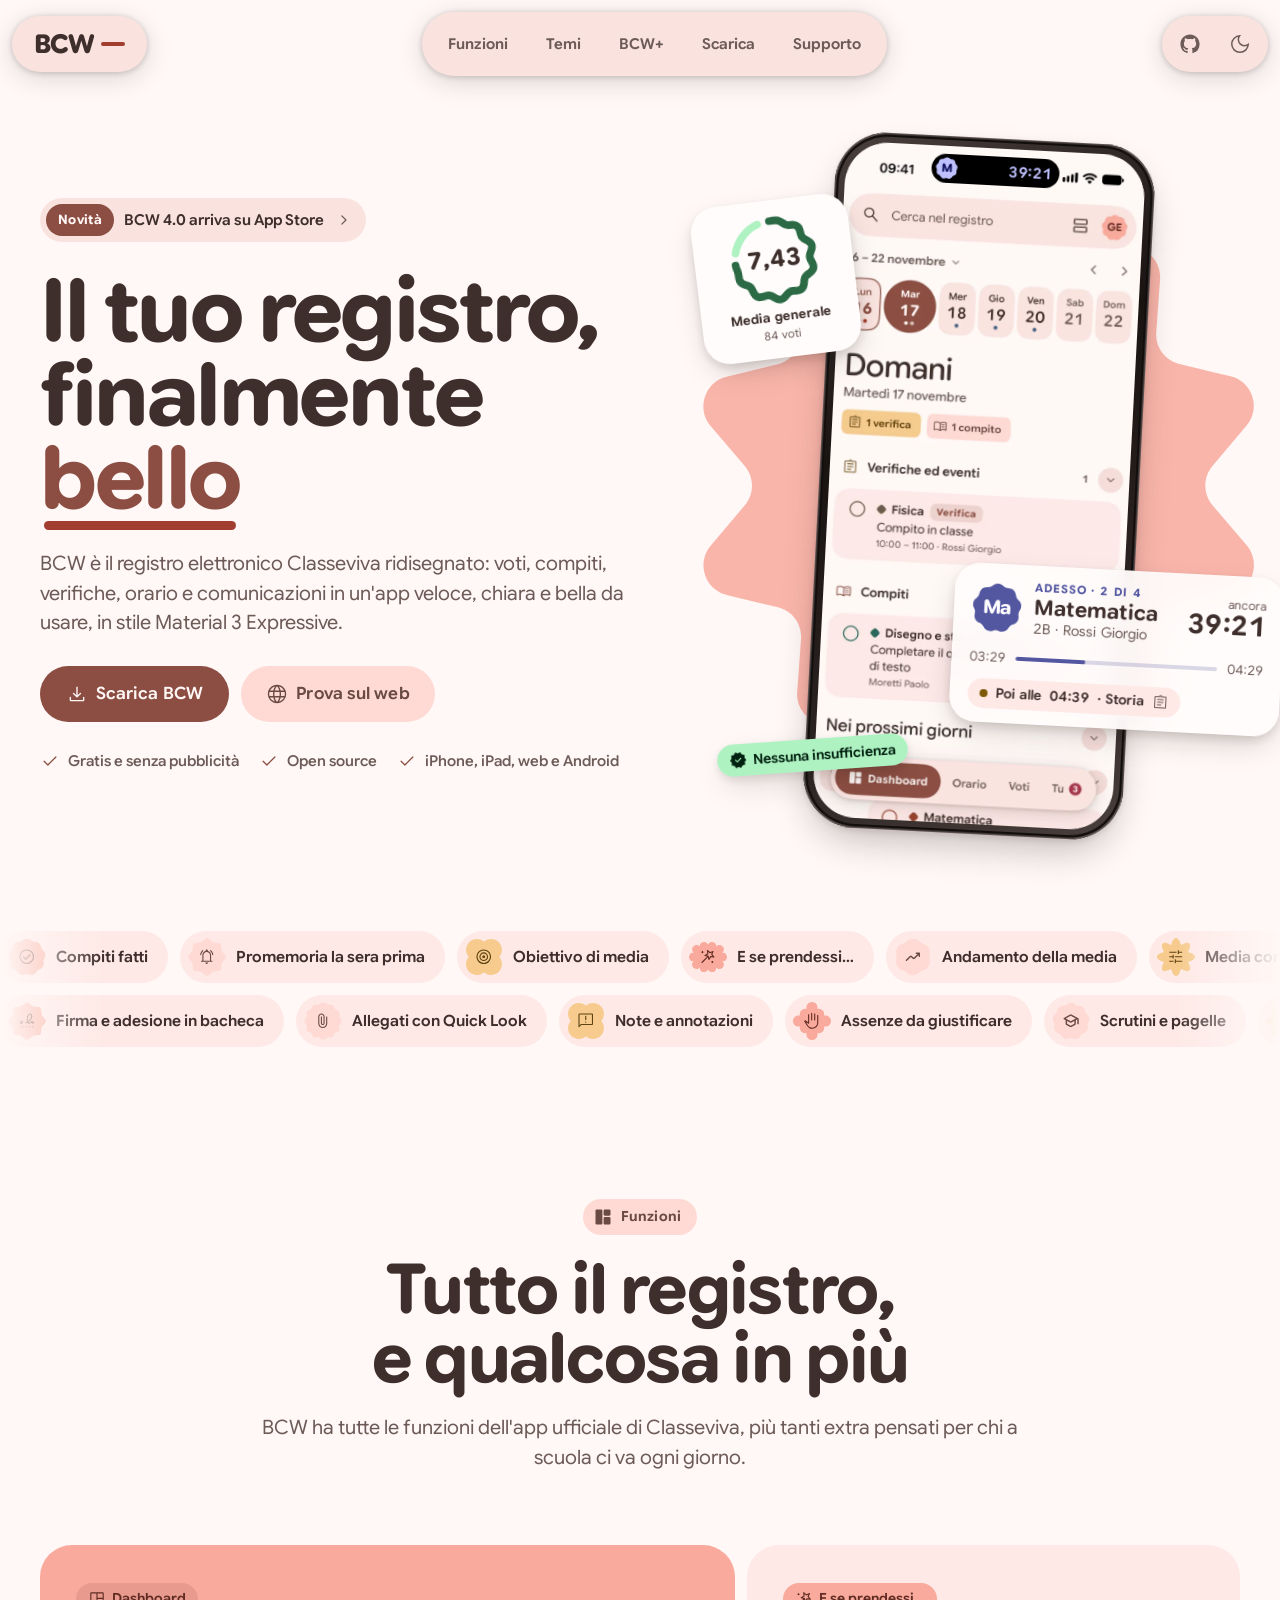
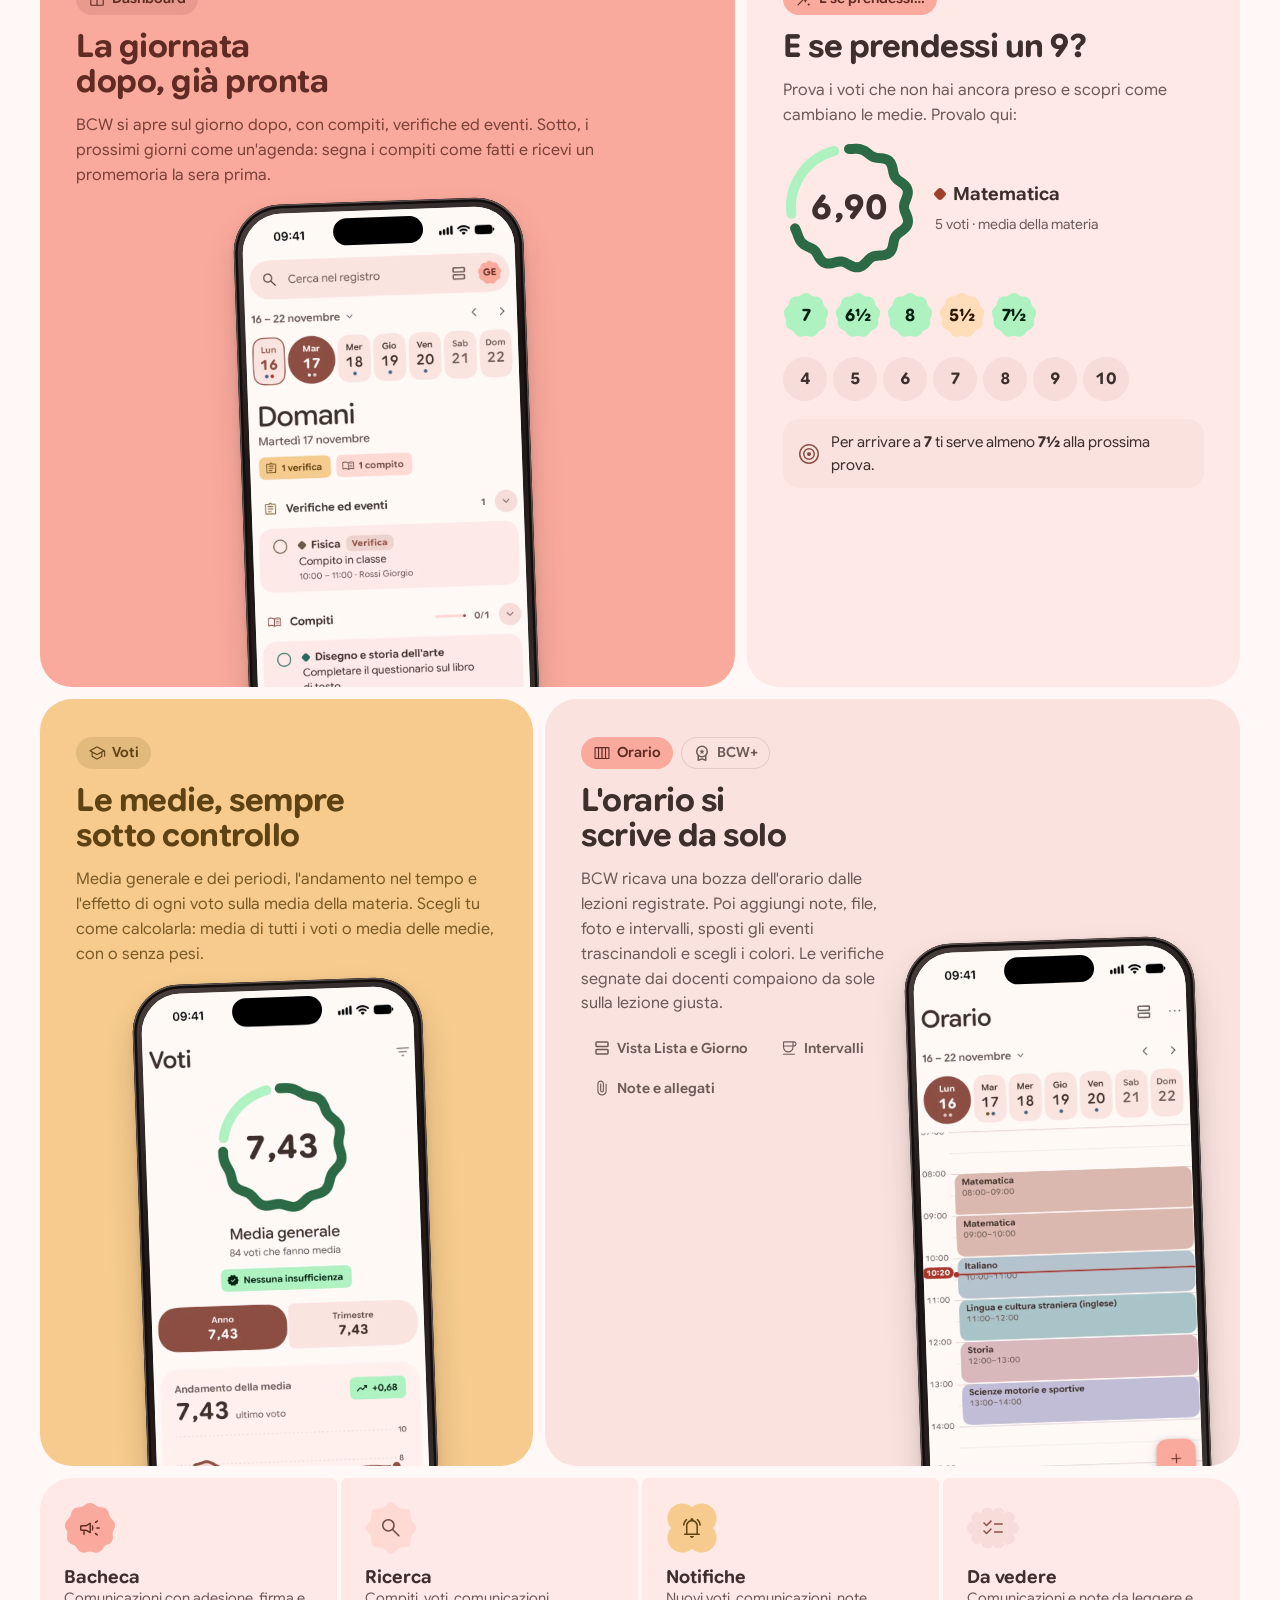
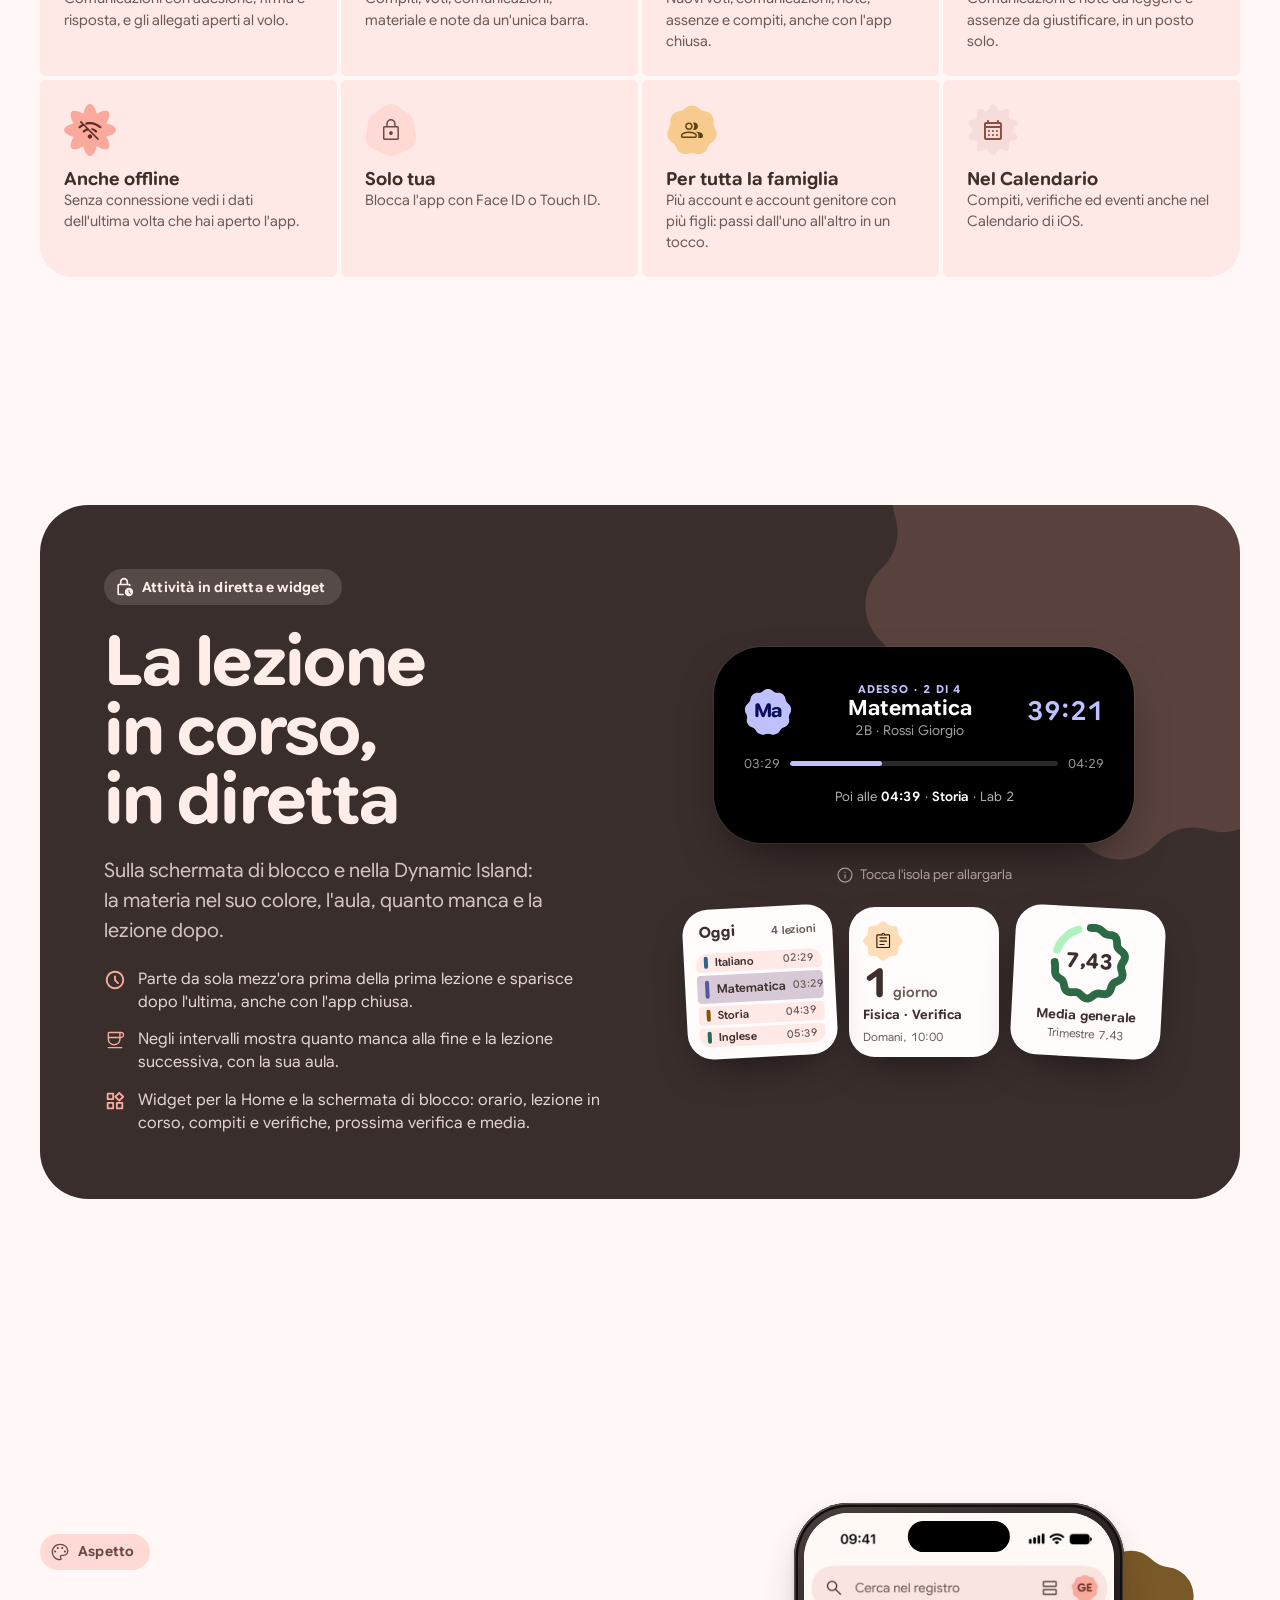
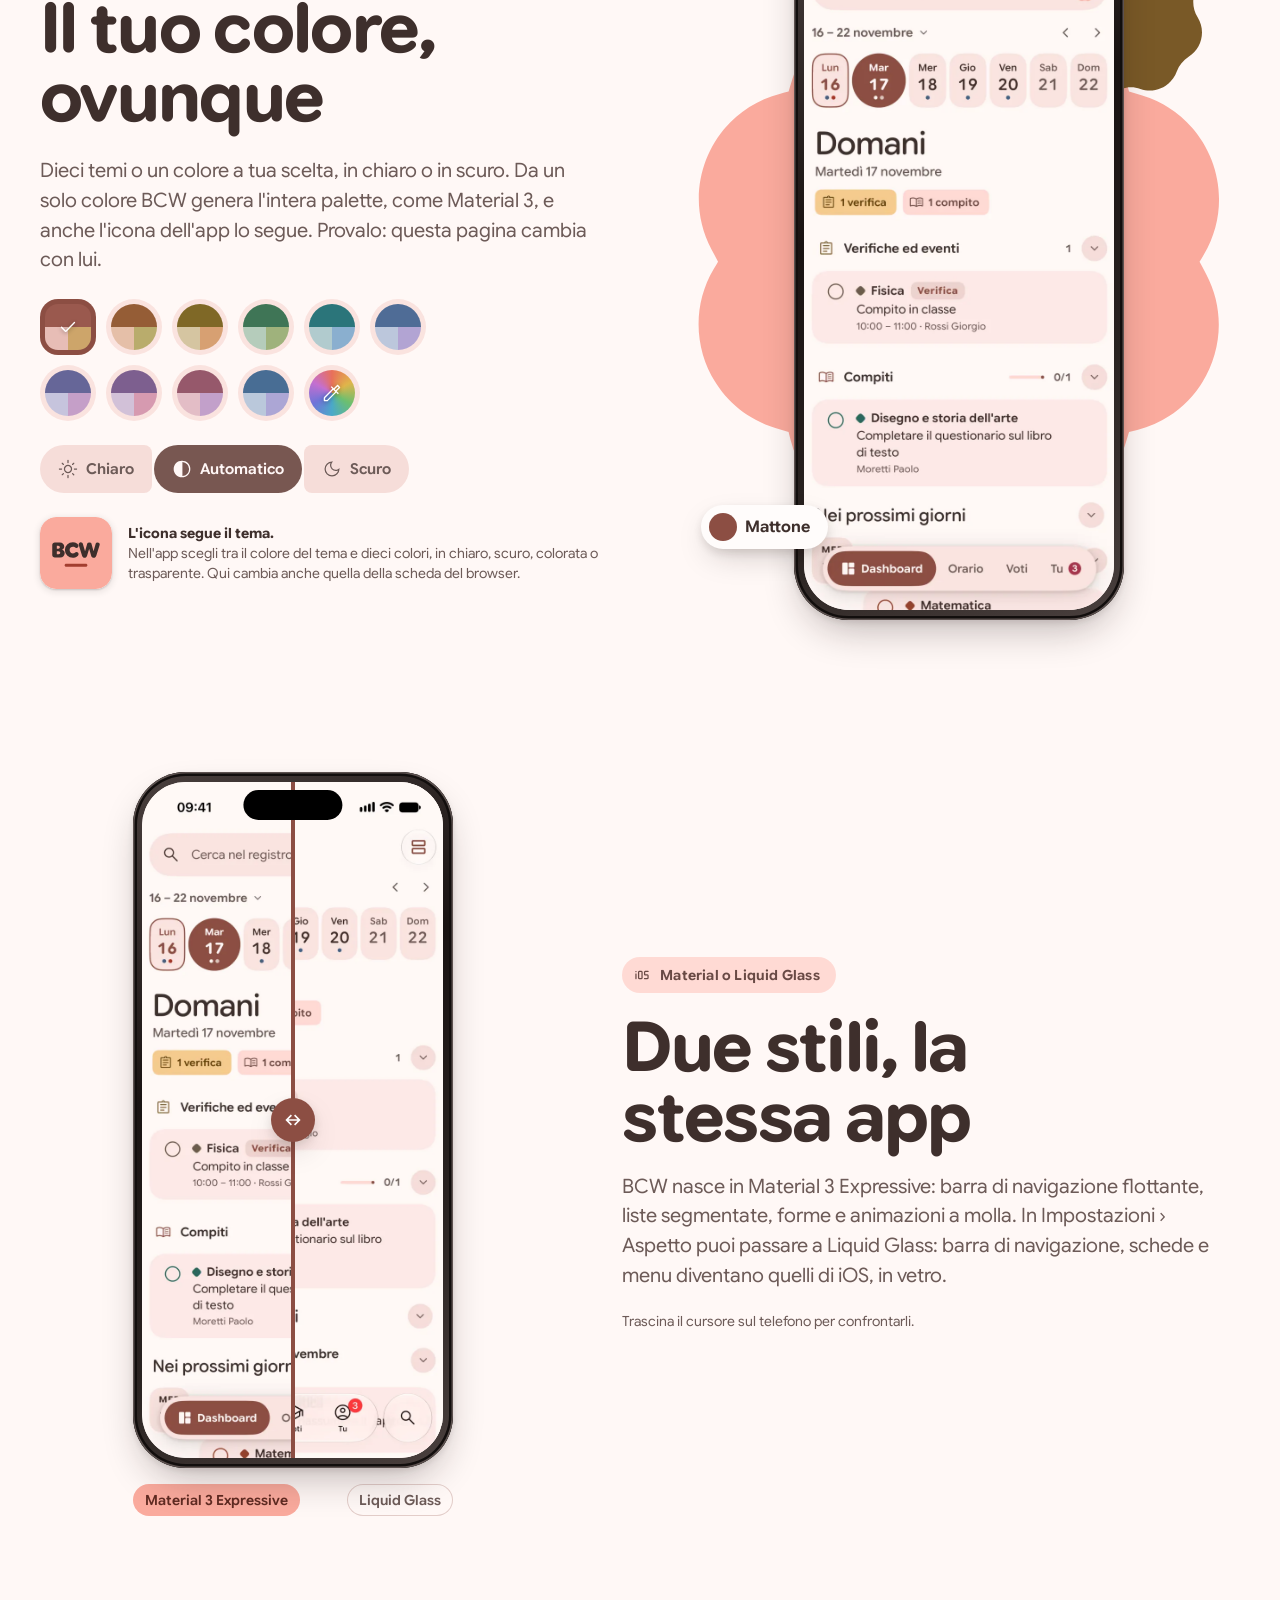
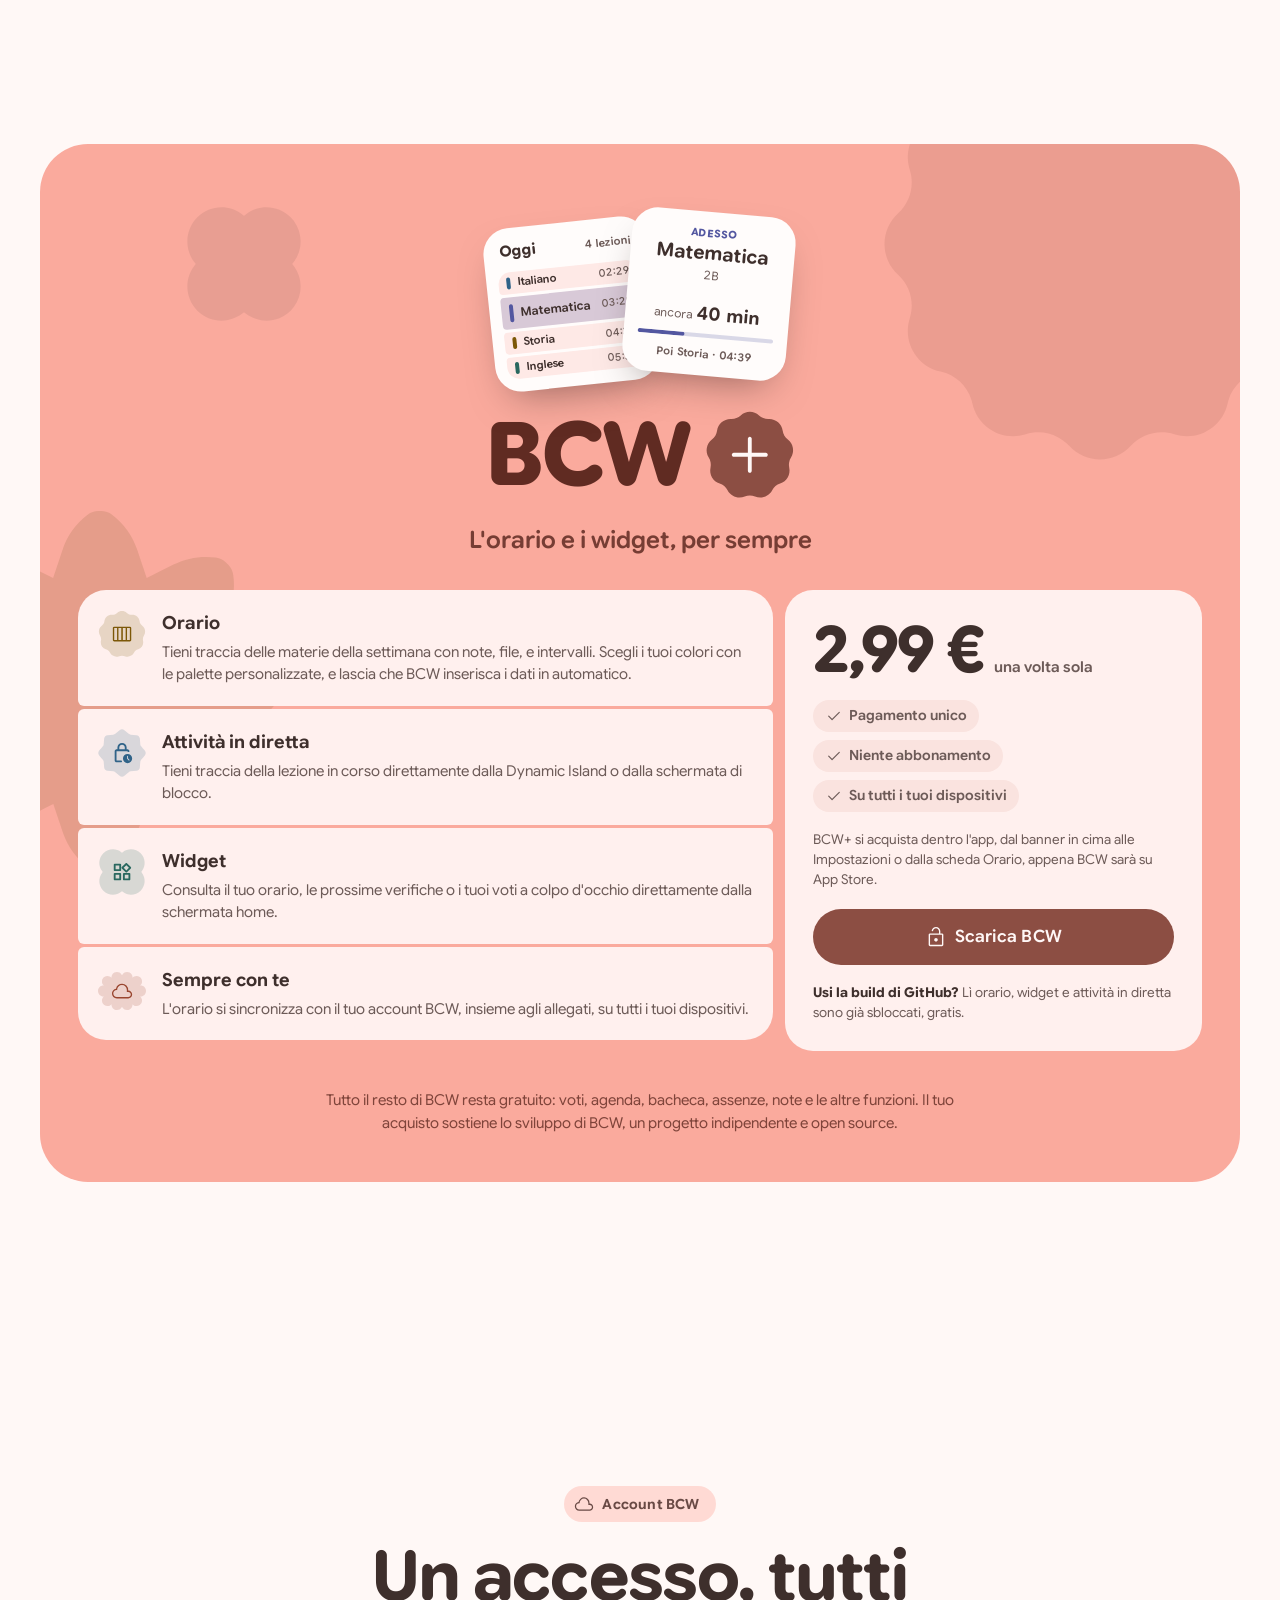
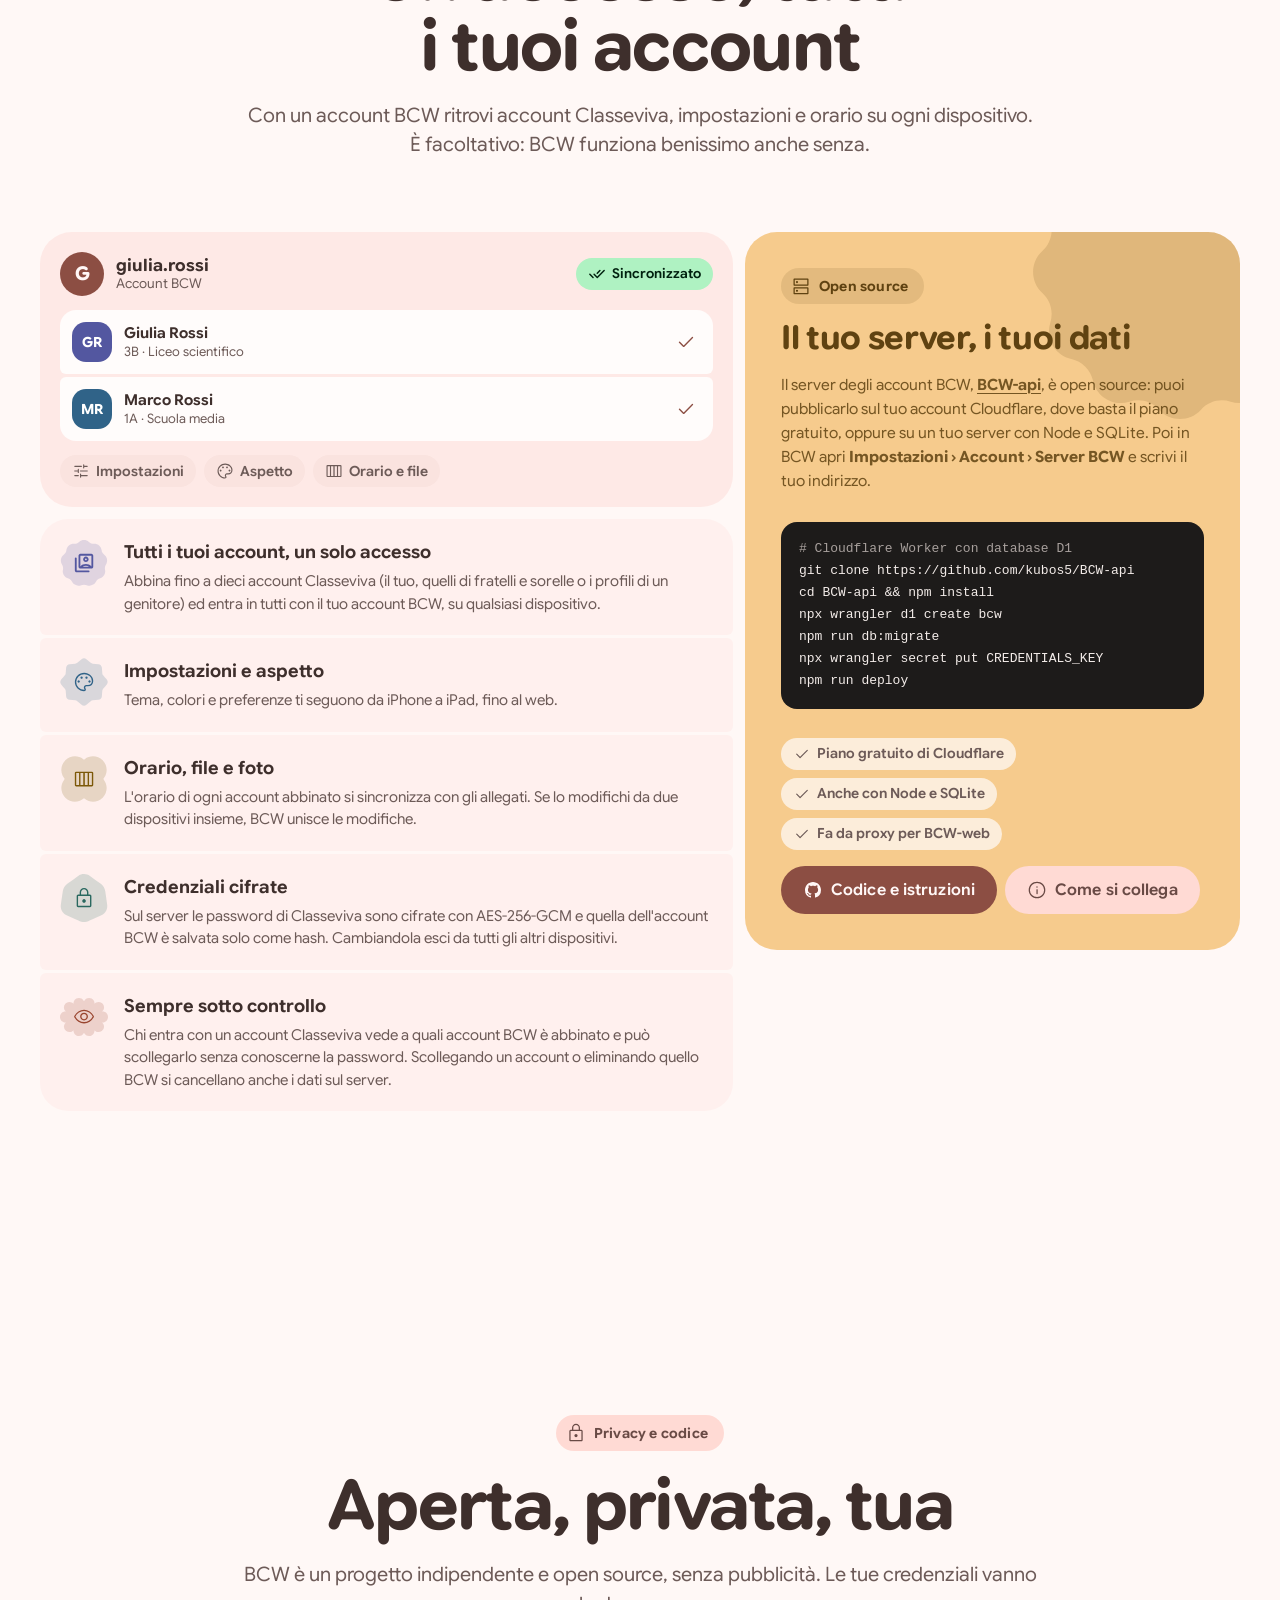
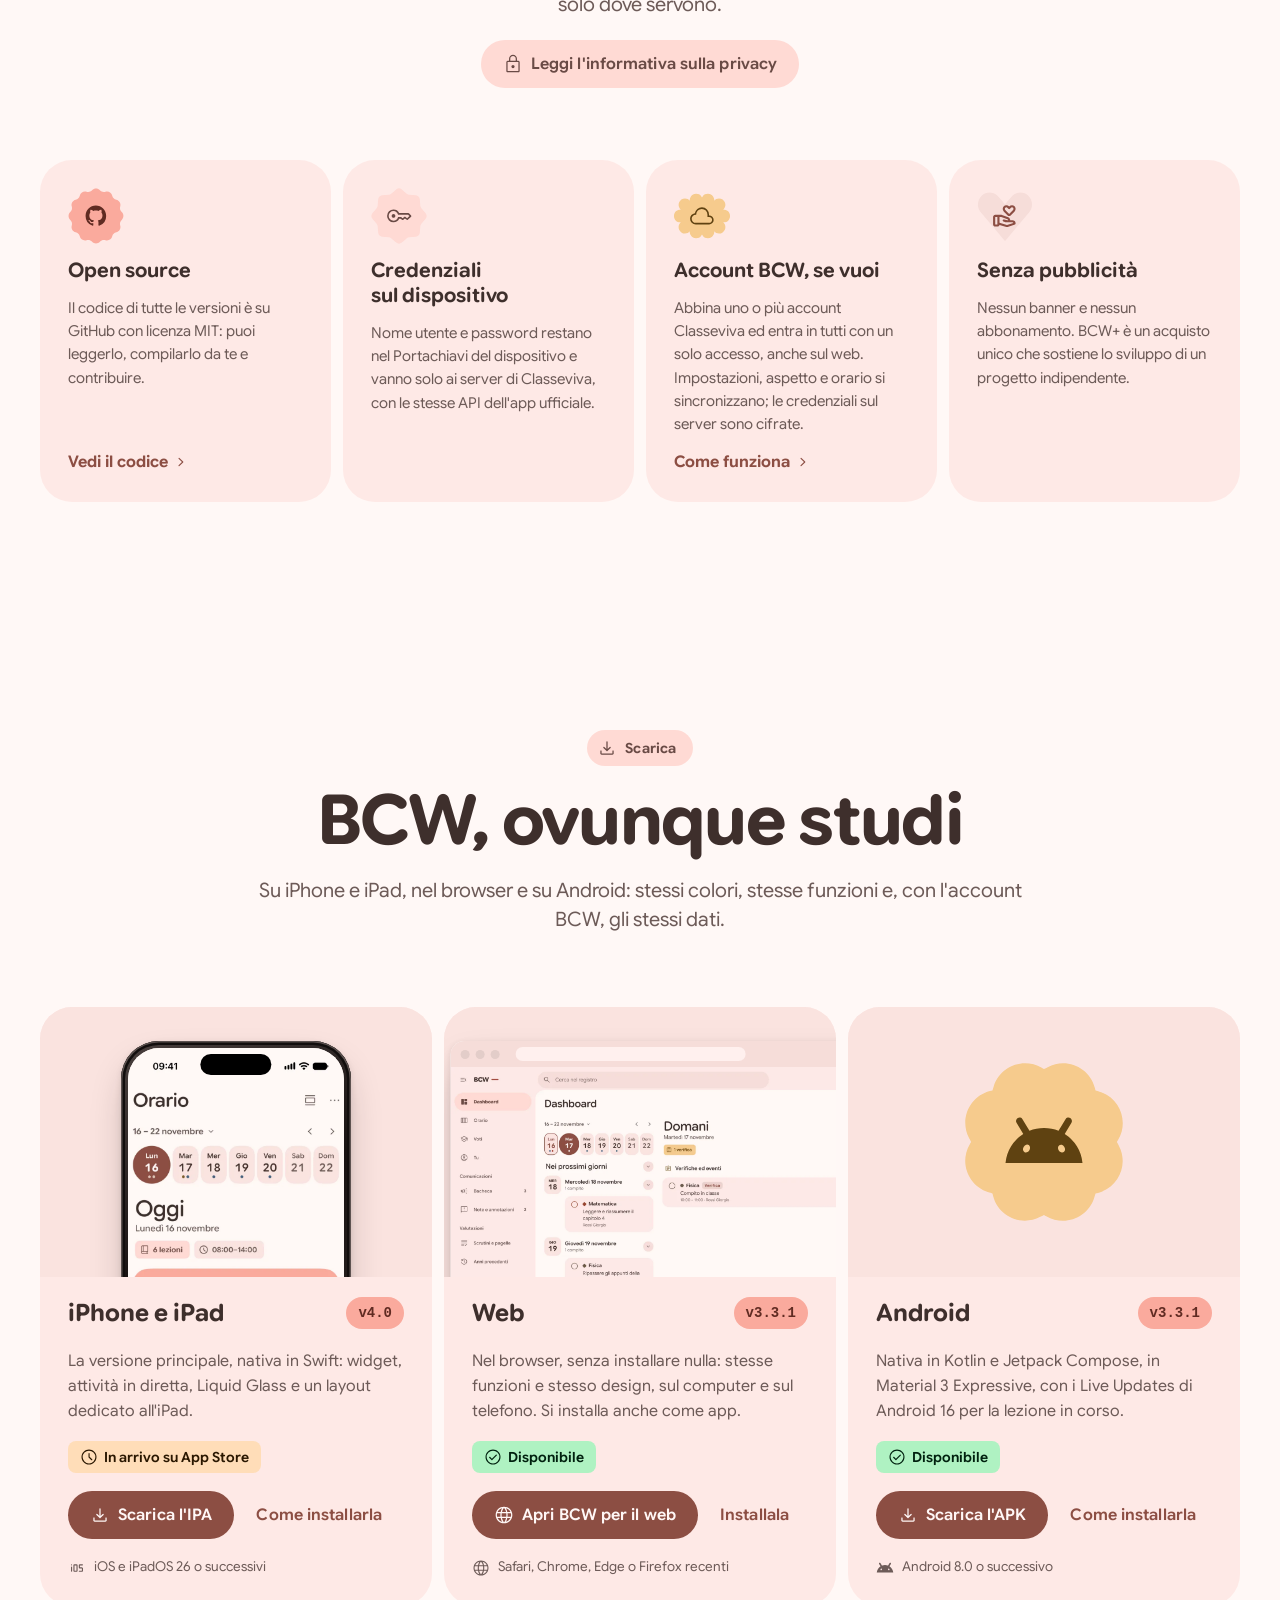
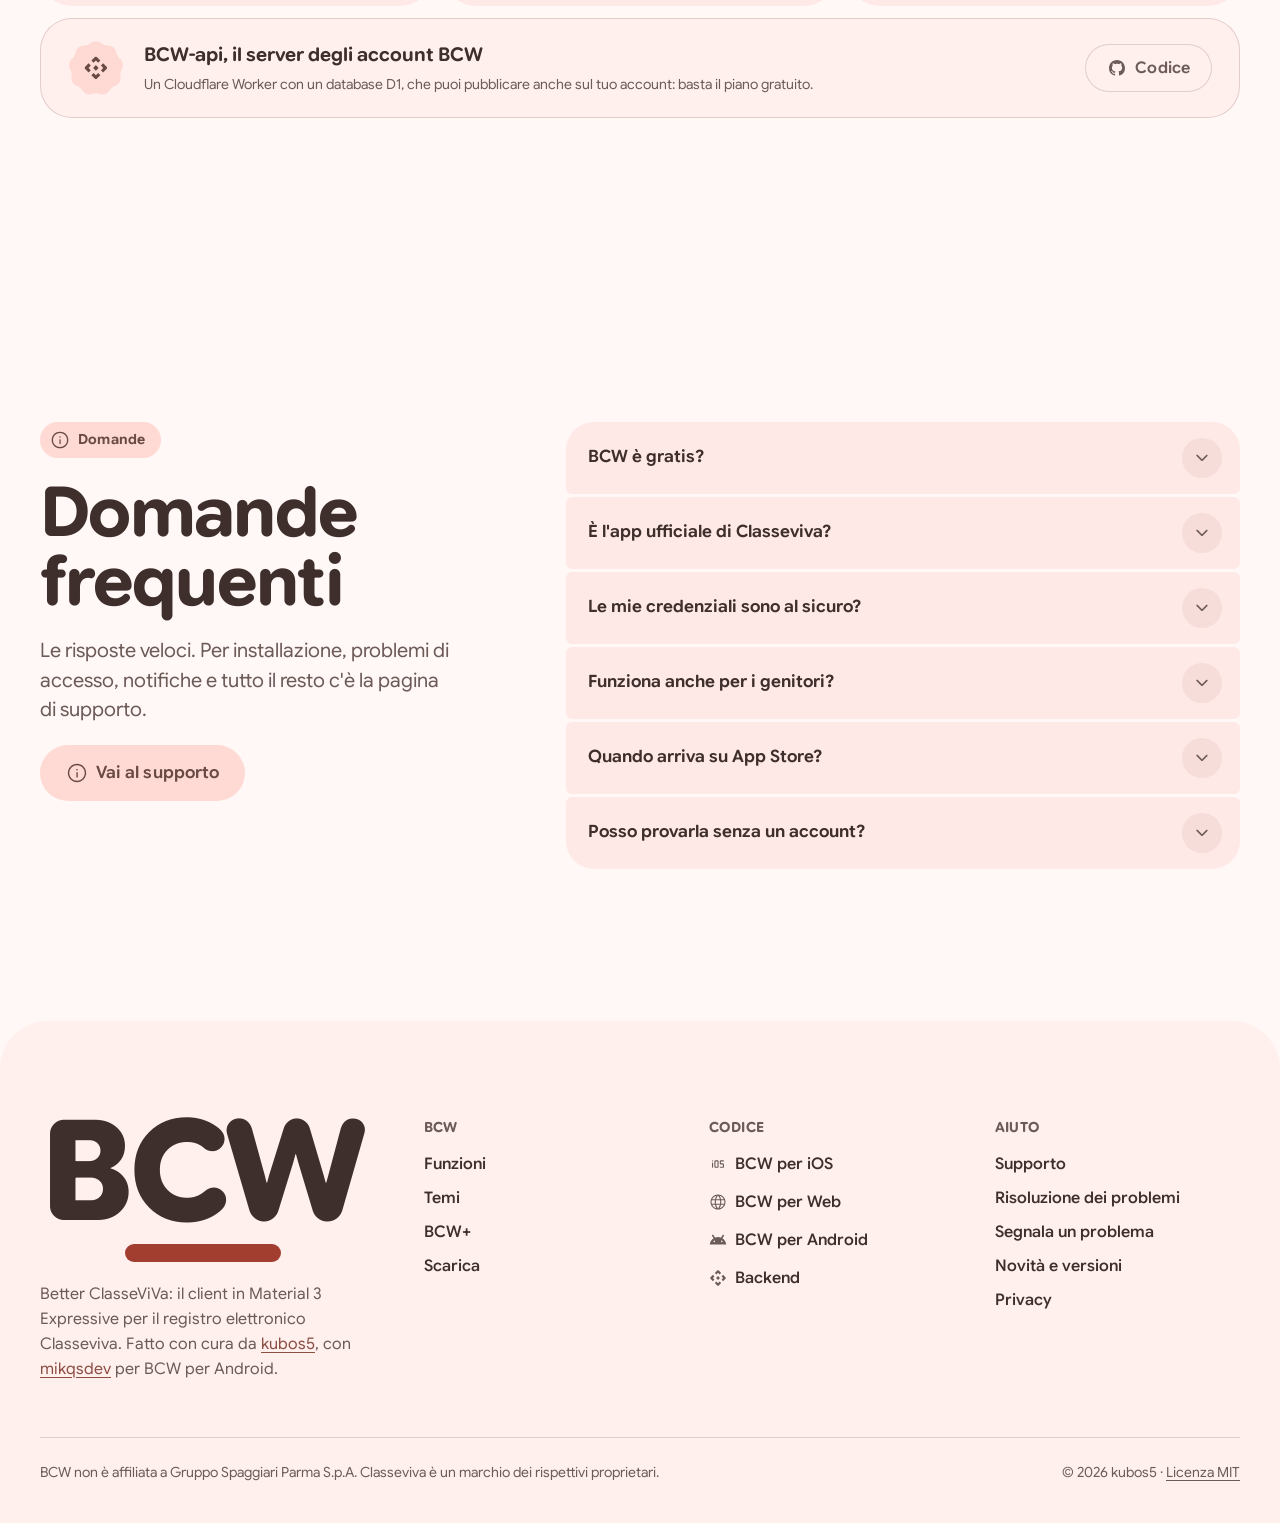
<file: index.html>
<!doctype html>
<html lang="it" class="no-js">
<head>
  <meta charset="utf-8">
  <meta name="viewport" content="width=device-width, initial-scale=1, viewport-fit=cover">
  <title>BCW · Il registro Classeviva, finalmente bello</title>
  <meta name="description" content="BCW è un client open source per il registro elettronico Classeviva, in stile Material 3 Expressive: voti, compiti, orario, widget e attività in diretta. Per iPhone, iPad, web e Android.">
  <meta name="theme-color" content="#fff8f6" media="(prefers-color-scheme: light)">
  <meta name="theme-color" content="#130d0b" media="(prefers-color-scheme: dark)">
  <meta name="color-scheme" content="light dark">
  <link rel="icon" type="image/svg+xml" href="assets/img/favicon.svg">
  <link rel="apple-touch-icon" href="assets/img/apple-touch-icon.png">
  <meta property="og:type" content="website">
  <meta property="og:locale" content="it_IT">
  <meta property="og:title" content="BCW · Il registro Classeviva, finalmente bello">
  <meta property="og:description" content="Voti, compiti, orario e comunicazioni in un'app veloce, chiara e bella da usare, in Material 3 Expressive. Open source, per iPhone, iPad, web e Android.">
  <meta property="og:image" content="https://bcw.kubos5.com/assets/img/og.png">
  <meta name="twitter:card" content="summary_large_image">
  <link rel="preload" href="assets/fonts/GoogleSansFlex-latin-wght-ROND.woff2" as="font" type="font/woff2" crossorigin>
  <link rel="stylesheet" href="assets/css/site.css">
  <script>
    // Prima del primo disegno: tema chiaro/scuro e colore scelti (salvati nel browser).
    (function () {
      var d = document.documentElement;
      d.classList.remove('no-js');
      try {
        var mode = localStorage.getItem('bcw-lp.mode');
        if (mode === 'light' || mode === 'dark') d.setAttribute('data-theme', mode);
        var theme = JSON.parse(localStorage.getItem('bcw-lp.accent') || 'null');
        if (theme && theme.css) {
          var style = document.createElement('style');
          style.id = 'accent-theme';
          style.textContent = theme.css;
          document.head.appendChild(style);
        }
      } catch (e) {}
    })();
  </script>
  <script type="module" src="assets/js/site.js"></script>
</head>
<body>
  <a class="skip" href="#main">Vai al contenuto</a>

  <header class="topbar">
    <a class="brand-pill floating" href="./" aria-label="BCW, pagina iniziale"><span class="logo inline">BCW</span></a>
    <nav class="navbar floating" aria-label="Sezioni">
      <a class="nav-item" href="#funzioni" data-spy="funzioni"><svg class="icon" aria-hidden="true"><use href="assets/icons.svg#dashboardFill"/></svg>Funzioni</a>
      <a class="nav-item" href="#temi" data-spy="temi"><svg class="icon" aria-hidden="true"><use href="assets/icons.svg#palette"/></svg>Temi</a>
      <a class="nav-item" href="#plus" data-spy="plus"><svg class="icon" aria-hidden="true"><use href="assets/icons.svg#workspacePremium"/></svg>BCW+</a>
      <a class="nav-item" href="#scarica" data-spy="scarica"><svg class="icon" aria-hidden="true"><use href="assets/icons.svg#download"/></svg>Scarica</a>
      <a class="nav-item desktop-only" href="support/"><svg class="icon" aria-hidden="true"><use href="assets/icons.svg#info"/></svg>Supporto</a>
    </nav>
    <div class="actions-pill floating">
      <a class="icon-btn only-mobile" href="support/" aria-label="Supporto"><svg class="icon" aria-hidden="true"><use href="assets/icons.svg#info"/></svg></a>
      <a class="icon-btn" href="https://github.com/kubos5/BCW" aria-label="BCW su GitHub"><svg class="icon" aria-hidden="true"><use href="assets/icons.svg#github"/></svg></a>
      <button class="icon-btn" type="button" data-mode-toggle aria-label="Passa al tema scuro"><svg class="icon" aria-hidden="true"><use href="assets/icons.svg#contrast"/></svg></button>
    </div>
  </header>

  <main id="main">
    <!-- MARK: Hero -->
    <section class="hero" id="top">
      <div class="hero-decor" aria-hidden="true">
        <svg class="shape d1 spin" style="--period: 90s" viewBox="0 0 100 100"><use href="assets/shapes.svg#cookie12Sided"/></svg>
        <svg class="shape d2 spin reverse" style="--period: 70s" viewBox="0 0 100 100"><use href="assets/shapes.svg#flower"/></svg>
        <svg class="shape d3 spin" style="--period: 30s" viewBox="0 0 100 100"><use href="assets/shapes.svg#clover4Leaf"/></svg>
      </div>
      <div class="container hero-grid">
        <div class="hero-copy">
          <a class="news-chip pop" href="https://github.com/kubos5/BCW/releases/tag/v4.0">
            <span class="new">Novità</span> <span data-version="ios">BCW 4.0 arriva su App Store</span>
            <svg class="icon" aria-hidden="true"><use href="assets/icons.svg#chevronRight"/></svg>
          </a>
          <h1 class="display-xl">Il tuo registro, finalmente <span class="underlined">bello</span></h1>
          <p class="lead">BCW è il registro elettronico Classeviva ridisegnato: voti, compiti, verifiche, orario e comunicazioni in un'app veloce, chiara e bella da usare, in stile Material 3 Expressive.</p>
          <div class="cta-row">
            <a class="btn filled l" href="#scarica"><svg class="icon" aria-hidden="true"><use href="assets/icons.svg#download"/></svg>Scarica BCW</a>
            <a class="btn tonal l" href="https://app.bcw.kubos5.com/"><svg class="icon" aria-hidden="true"><use href="assets/icons.svg#globe"/></svg>Prova sul web</a>
          </div>
          <ul class="facts">
            <li><svg class="icon" aria-hidden="true"><use href="assets/icons.svg#check"/></svg>Gratis e senza pubblicità</li>
            <li><svg class="icon" aria-hidden="true"><use href="assets/icons.svg#check"/></svg>Open source</li>
            <li><svg class="icon" aria-hidden="true"><use href="assets/icons.svg#check"/></svg>iPhone, iPad, web e Android</li>
          </ul>
        </div>

        <div class="hero-art">
          <svg class="shape blob spin" style="--period: 60s" viewBox="0 0 100 100" aria-hidden="true"><use href="assets/shapes.svg#softBurst"/></svg>
          <div class="phone">
            <div class="island live" data-hero-island>
              <span class="shaped badge"><svg class="shape" viewBox="0 0 100 100" aria-hidden="true"><use href="assets/shapes.svg#cookie9Sided"/></svg><b>M</b></span>
              <span class="time" data-live="left">40:00</span>
            </div>
            <div class="screen">
              <picture>
                <source data-dark media="(prefers-color-scheme: dark)" srcset="assets/img/shots/d-dashboard.webp">
                <img src="assets/img/shots/l-dashboard.webp" width="720" height="1565" alt="La Dashboard di BCW su iPhone: la settimana in alto, poi il giorno dopo con una verifica di fisica e un compito di disegno.">
              </picture>
            </div>
          </div>
          <div class="float widget w-avg pop" style="--d: 1" aria-hidden="true">
            <div class="ring tone-good" data-ring="7.43" data-size="94" data-line="8"><span class="num">7,43</span></div>
            <span class="label">Media generale</span>
            <span class="sub">84 voti</span>
          </div>
          <div class="float live-card pop" style="--d: 2" aria-hidden="true">
            <div class="live-top">
              <span class="shaped"><svg class="shape" viewBox="0 0 100 100"><use href="assets/shapes.svg#cookie9Sided"/></svg><b>Ma</b></span>
              <div class="live-what">
                <div class="kicker">Adesso · 2 di 4</div>
                <div class="subject">Matematica</div>
                <div class="where">2B · Rossi Giorgio</div>
              </div>
              <div class="live-left"><small>ancora</small><strong data-live="left">40:00</strong></div>
            </div>
            <div class="live-bar"><span data-live="start">10:00</span><span class="track"><i data-live="bar"></i></span><span data-live="end">11:00</span></div>
            <div class="live-next"><span class="dot"></span>Poi alle <span data-live="next-start">11:10</span> · Storia<svg class="icon"><use href="assets/icons.svg#clipboardPen"/></svg></div>
          </div>
          <span class="float chip good pill chip-float pop" style="--d: 3" aria-hidden="true"><svg class="icon"><use href="assets/icons.svg#checkSealFill"/></svg>Nessuna insufficienza</span>
        </div>
      </div>
    </section>

    <!-- MARK: Nastro delle funzioni -->
    <section class="marquee" aria-label="Alcune funzioni di BCW">
      <div class="marquee-track">
        <div class="marquee-track" style="animation: none">
          <span class="feature-chip"><span class="shaped"><svg class="shape" viewBox="0 0 100 100"><use href="assets/shapes.svg#cookie9Sided"/></svg><svg class="icon"><use href="assets/icons.svg#checkCircle"/></svg></span>Compiti fatti</span>
          <span class="feature-chip"><span class="shaped"><svg class="shape" viewBox="0 0 100 100"><use href="assets/shapes.svg#sunny"/></svg><svg class="icon"><use href="assets/icons.svg#bellActive"/></svg></span>Promemoria la sera prima</span>
          <span class="feature-chip"><span class="shaped"><svg class="shape" viewBox="0 0 100 100"><use href="assets/shapes.svg#clover4Leaf"/></svg><svg class="icon"><use href="assets/icons.svg#target"/></svg></span>Obiettivo di media</span>
          <span class="feature-chip"><span class="shaped"><svg class="shape" viewBox="0 0 100 100"><use href="assets/shapes.svg#puffy"/></svg><svg class="icon"><use href="assets/icons.svg#wand"/></svg></span>E se prendessi…</span>
          <span class="feature-chip"><span class="shaped"><svg class="shape" viewBox="0 0 100 100"><use href="assets/shapes.svg#cookie6Sided"/></svg><svg class="icon"><use href="assets/icons.svg#trendingUp"/></svg></span>Andamento della media</span>
          <span class="feature-chip"><span class="shaped"><svg class="shape" viewBox="0 0 100 100"><use href="assets/shapes.svg#flower"/></svg><svg class="icon"><use href="assets/icons.svg#tune"/></svg></span>Media con o senza pesi</span>
          <span class="feature-chip"><span class="shaped"><svg class="shape" viewBox="0 0 100 100"><use href="assets/shapes.svg#softBurst"/></svg><svg class="icon"><use href="assets/icons.svg#calendarMonth"/></svg></span>Calendario di iOS</span>
          <span class="feature-chip"><span class="shaped"><svg class="shape" viewBox="0 0 100 100"><use href="assets/shapes.svg#gem"/></svg><svg class="icon"><use href="assets/icons.svg#lock"/></svg></span>Face ID e Touch ID</span>
          <span class="feature-chip"><span class="shaped"><svg class="shape" viewBox="0 0 100 100"><use href="assets/shapes.svg#cookie7Sided"/></svg><svg class="icon"><use href="assets/icons.svg#wifiOff"/></svg></span>Anche offline</span>
          <span class="feature-chip"><span class="shaped"><svg class="shape" viewBox="0 0 100 100"><use href="assets/shapes.svg#clover8Leaf"/></svg><svg class="icon"><use href="assets/icons.svg#users"/></svg></span>Account genitore</span>
          <span class="feature-chip"><span class="shaped"><svg class="shape" viewBox="0 0 100 100"><use href="assets/shapes.svg#pentagon"/></svg><svg class="icon"><use href="assets/icons.svg#switchAccount"/></svg></span>Più account</span>
          <span class="feature-chip"><span class="shaped"><svg class="shape" viewBox="0 0 100 100"><use href="assets/shapes.svg#verySunny"/></svg><svg class="icon"><use href="assets/icons.svg#textSearch"/></svg></span>Ricerca in tutto il registro</span>
        </div>
        <div class="marquee-track" style="animation: none" aria-hidden="true">
          <span class="feature-chip"><span class="shaped"><svg class="shape" viewBox="0 0 100 100"><use href="assets/shapes.svg#cookie9Sided"/></svg><svg class="icon"><use href="assets/icons.svg#checkCircle"/></svg></span>Compiti fatti</span>
          <span class="feature-chip"><span class="shaped"><svg class="shape" viewBox="0 0 100 100"><use href="assets/shapes.svg#sunny"/></svg><svg class="icon"><use href="assets/icons.svg#bellActive"/></svg></span>Promemoria la sera prima</span>
          <span class="feature-chip"><span class="shaped"><svg class="shape" viewBox="0 0 100 100"><use href="assets/shapes.svg#clover4Leaf"/></svg><svg class="icon"><use href="assets/icons.svg#target"/></svg></span>Obiettivo di media</span>
          <span class="feature-chip"><span class="shaped"><svg class="shape" viewBox="0 0 100 100"><use href="assets/shapes.svg#puffy"/></svg><svg class="icon"><use href="assets/icons.svg#wand"/></svg></span>E se prendessi…</span>
          <span class="feature-chip"><span class="shaped"><svg class="shape" viewBox="0 0 100 100"><use href="assets/shapes.svg#cookie6Sided"/></svg><svg class="icon"><use href="assets/icons.svg#trendingUp"/></svg></span>Andamento della media</span>
          <span class="feature-chip"><span class="shaped"><svg class="shape" viewBox="0 0 100 100"><use href="assets/shapes.svg#flower"/></svg><svg class="icon"><use href="assets/icons.svg#tune"/></svg></span>Media con o senza pesi</span>
          <span class="feature-chip"><span class="shaped"><svg class="shape" viewBox="0 0 100 100"><use href="assets/shapes.svg#softBurst"/></svg><svg class="icon"><use href="assets/icons.svg#calendarMonth"/></svg></span>Calendario di iOS</span>
          <span class="feature-chip"><span class="shaped"><svg class="shape" viewBox="0 0 100 100"><use href="assets/shapes.svg#gem"/></svg><svg class="icon"><use href="assets/icons.svg#lock"/></svg></span>Face ID e Touch ID</span>
          <span class="feature-chip"><span class="shaped"><svg class="shape" viewBox="0 0 100 100"><use href="assets/shapes.svg#cookie7Sided"/></svg><svg class="icon"><use href="assets/icons.svg#wifiOff"/></svg></span>Anche offline</span>
          <span class="feature-chip"><span class="shaped"><svg class="shape" viewBox="0 0 100 100"><use href="assets/shapes.svg#clover8Leaf"/></svg><svg class="icon"><use href="assets/icons.svg#users"/></svg></span>Account genitore</span>
          <span class="feature-chip"><span class="shaped"><svg class="shape" viewBox="0 0 100 100"><use href="assets/shapes.svg#pentagon"/></svg><svg class="icon"><use href="assets/icons.svg#switchAccount"/></svg></span>Più account</span>
          <span class="feature-chip"><span class="shaped"><svg class="shape" viewBox="0 0 100 100"><use href="assets/shapes.svg#verySunny"/></svg><svg class="icon"><use href="assets/icons.svg#textSearch"/></svg></span>Ricerca in tutto il registro</span>
        </div>
      </div>
      <div class="marquee-track reverse">
        <div class="marquee-track" style="animation: none">
          <span class="feature-chip"><span class="shaped"><svg class="shape" viewBox="0 0 100 100"><use href="assets/shapes.svg#sunny"/></svg><svg class="icon"><use href="assets/icons.svg#signature"/></svg></span>Firma e adesione in bacheca</span>
          <span class="feature-chip"><span class="shaped"><svg class="shape" viewBox="0 0 100 100"><use href="assets/shapes.svg#cookie12Sided"/></svg><svg class="icon"><use href="assets/icons.svg#paperclip"/></svg></span>Allegati con Quick Look</span>
          <span class="feature-chip"><span class="shaped"><svg class="shape" viewBox="0 0 100 100"><use href="assets/shapes.svg#clover4Leaf"/></svg><svg class="icon"><use href="assets/icons.svg#messageAlert"/></svg></span>Note e annotazioni</span>
          <span class="feature-chip"><span class="shaped"><svg class="shape" viewBox="0 0 100 100"><use href="assets/shapes.svg#puffyDiamond"/></svg><svg class="icon"><use href="assets/icons.svg#hand"/></svg></span>Assenze da giustificare</span>
          <span class="feature-chip"><span class="shaped"><svg class="shape" viewBox="0 0 100 100"><use href="assets/shapes.svg#cookie9Sided"/></svg><svg class="icon"><use href="assets/icons.svg#school"/></svg></span>Scrutini e pagelle</span>
          <span class="feature-chip"><span class="shaped"><svg class="shape" viewBox="0 0 100 100"><use href="assets/shapes.svg#flower"/></svg><svg class="icon"><use href="assets/icons.svg#folder"/></svg></span>Materiale didattico</span>
          <span class="feature-chip"><span class="shaped"><svg class="shape" viewBox="0 0 100 100"><use href="assets/shapes.svg#gem"/></svg><svg class="icon"><use href="assets/icons.svg#history"/></svg></span>Anni precedenti</span>
          <span class="feature-chip"><span class="shaped"><svg class="shape" viewBox="0 0 100 100"><use href="assets/shapes.svg#softBurst"/></svg><svg class="icon"><use href="assets/icons.svg#beach"/></svg></span>Conto alla rovescia alle vacanze</span>
          <span class="feature-chip"><span class="shaped"><svg class="shape" viewBox="0 0 100 100"><use href="assets/shapes.svg#cookie6Sided"/></svg><svg class="icon"><use href="assets/icons.svg#bell"/></svg></span>Notifiche delle novità</span>
          <span class="feature-chip"><span class="shaped"><svg class="shape" viewBox="0 0 100 100"><use href="assets/shapes.svg#pentagon"/></svg><svg class="icon"><use href="assets/icons.svg#sparkles"/></svg></span>Modalità demo</span>
          <span class="feature-chip"><span class="shaped"><svg class="shape" viewBox="0 0 100 100"><use href="assets/shapes.svg#cookie7Sided"/></svg><svg class="icon"><use href="assets/icons.svg#checklist"/></svg></span>Riepilogo con le insufficienze</span>
          <span class="feature-chip"><span class="shaped"><svg class="shape" viewBox="0 0 100 100"><use href="assets/shapes.svg#verySunny"/></svg><svg class="icon"><use href="assets/icons.svg#contrast"/></svg></span>Liquid Glass</span>
        </div>
        <div class="marquee-track" style="animation: none" aria-hidden="true">
          <span class="feature-chip"><span class="shaped"><svg class="shape" viewBox="0 0 100 100"><use href="assets/shapes.svg#sunny"/></svg><svg class="icon"><use href="assets/icons.svg#signature"/></svg></span>Firma e adesione in bacheca</span>
          <span class="feature-chip"><span class="shaped"><svg class="shape" viewBox="0 0 100 100"><use href="assets/shapes.svg#cookie12Sided"/></svg><svg class="icon"><use href="assets/icons.svg#paperclip"/></svg></span>Allegati con Quick Look</span>
          <span class="feature-chip"><span class="shaped"><svg class="shape" viewBox="0 0 100 100"><use href="assets/shapes.svg#clover4Leaf"/></svg><svg class="icon"><use href="assets/icons.svg#messageAlert"/></svg></span>Note e annotazioni</span>
          <span class="feature-chip"><span class="shaped"><svg class="shape" viewBox="0 0 100 100"><use href="assets/shapes.svg#puffyDiamond"/></svg><svg class="icon"><use href="assets/icons.svg#hand"/></svg></span>Assenze da giustificare</span>
          <span class="feature-chip"><span class="shaped"><svg class="shape" viewBox="0 0 100 100"><use href="assets/shapes.svg#cookie9Sided"/></svg><svg class="icon"><use href="assets/icons.svg#school"/></svg></span>Scrutini e pagelle</span>
          <span class="feature-chip"><span class="shaped"><svg class="shape" viewBox="0 0 100 100"><use href="assets/shapes.svg#flower"/></svg><svg class="icon"><use href="assets/icons.svg#folder"/></svg></span>Materiale didattico</span>
          <span class="feature-chip"><span class="shaped"><svg class="shape" viewBox="0 0 100 100"><use href="assets/shapes.svg#gem"/></svg><svg class="icon"><use href="assets/icons.svg#history"/></svg></span>Anni precedenti</span>
          <span class="feature-chip"><span class="shaped"><svg class="shape" viewBox="0 0 100 100"><use href="assets/shapes.svg#softBurst"/></svg><svg class="icon"><use href="assets/icons.svg#beach"/></svg></span>Conto alla rovescia alle vacanze</span>
          <span class="feature-chip"><span class="shaped"><svg class="shape" viewBox="0 0 100 100"><use href="assets/shapes.svg#cookie6Sided"/></svg><svg class="icon"><use href="assets/icons.svg#bell"/></svg></span>Notifiche delle novità</span>
          <span class="feature-chip"><span class="shaped"><svg class="shape" viewBox="0 0 100 100"><use href="assets/shapes.svg#pentagon"/></svg><svg class="icon"><use href="assets/icons.svg#sparkles"/></svg></span>Modalità demo</span>
          <span class="feature-chip"><span class="shaped"><svg class="shape" viewBox="0 0 100 100"><use href="assets/shapes.svg#cookie7Sided"/></svg><svg class="icon"><use href="assets/icons.svg#checklist"/></svg></span>Riepilogo con le insufficienze</span>
          <span class="feature-chip"><span class="shaped"><svg class="shape" viewBox="0 0 100 100"><use href="assets/shapes.svg#verySunny"/></svg><svg class="icon"><use href="assets/icons.svg#contrast"/></svg></span>Liquid Glass</span>
        </div>
      </div>
    </section>

    <!-- MARK: Funzioni -->
    <section class="section" id="funzioni">
      <div class="container">
        <div class="section-head reveal">
          <span class="eyebrow"><svg class="icon" aria-hidden="true"><use href="assets/icons.svg#dashboardFill"/></svg>Funzioni</span>
          <h2 class="display">Tutto il registro, e qualcosa in più</h2>
          <p class="lead">BCW ha tutte le funzioni dell'app ufficiale di Classeviva, più tanti extra pensati per chi a scuola ci va ogni giorno.</p>
        </div>

        <div class="bento">
          <article class="tile primary with-phone span-7 reveal">
            <div class="chip-row"><span class="chip pill" style="background: color-mix(in srgb, var(--on-primary-container) 12%, transparent); color: inherit"><svg class="icon" aria-hidden="true"><use href="assets/icons.svg#dashboard"/></svg>Dashboard</span></div>
            <h3>La giornata dopo, già pronta</h3>
            <p class="body">BCW si apre sul giorno dopo, con compiti, verifiche ed eventi. Sotto, i prossimi giorni come un'agenda: segna i compiti come fatti e ricevi un promemoria la sera prima.</p>
            <div class="phone" aria-hidden="true">
              <div class="island"></div>
              <div class="screen"><picture><source data-dark media="(prefers-color-scheme: dark)" srcset="assets/img/shots/d-dashboard.webp"><img src="assets/img/shots/l-dashboard.webp" width="720" height="1565" alt="" loading="lazy"></picture></div>
            </div>
          </article>

          <article class="tile span-5 reveal" style="--d: 1" id="e-se-prendessi">
            <div class="chip-row"><span class="chip pill primary"><svg class="icon" aria-hidden="true"><use href="assets/icons.svg#wand"/></svg>E se prendessi…</span></div>
            <h3>E se prendessi un 9?</h3>
            <p class="body">Prova i voti che non hai ancora preso e scopri come cambiano le medie. Provalo qui:</p>
            <div class="sim" data-sim>
              <div class="sim-top">
                <div class="ring tone-good" data-ring="6.9" data-size="132" data-line="10" data-sim-ring><span class="num" data-sim-avg>6,90</span></div>
                <div class="sim-info">
                  <div class="subject"><i aria-hidden="true"></i>Matematica</div>
                  <span class="small" data-sim-count>5 voti · media della materia</span>
                  <span class="chip good delta" data-sim-delta hidden><svg class="icon" aria-hidden="true"><use href="assets/icons.svg#trendingUp"/></svg><span>+0,00</span></span>
                </div>
              </div>
              <div class="grades" data-sim-grades aria-live="polite"></div>
              <div class="picker" role="group" aria-label="Aggiungi un voto ipotetico" data-sim-picker>
                <button type="button" data-grade="4">4</button>
                <button type="button" data-grade="5">5</button>
                <button type="button" data-grade="6">6</button>
                <button type="button" data-grade="7">7</button>
                <button type="button" data-grade="8">8</button>
                <button type="button" data-grade="9">9</button>
                <button type="button" data-grade="10">10</button>
                <button type="button" class="reset" data-sim-reset hidden><svg class="icon" aria-hidden="true"><use href="assets/icons.svg#refresh"/></svg>Azzera</button>
              </div>
              <div class="sim-goal"><svg class="icon" aria-hidden="true"><use href="assets/icons.svg#target"/></svg><span data-sim-goal>Per arrivare a 7 ti serve almeno <b>7½</b> alla prossima prova.</span></div>
            </div>
          </article>

          <article class="tile tertiary with-phone span-5 reveal">
            <div class="chip-row"><span class="chip pill" style="background: color-mix(in srgb, var(--on-tertiary-container) 12%, transparent); color: inherit"><svg class="icon" aria-hidden="true"><use href="assets/icons.svg#grades"/></svg>Voti</span></div>
            <h3>Le medie, sempre sotto controllo</h3>
            <p class="body">Media generale e dei periodi, l'andamento nel tempo e l'effetto di ogni voto sulla media della materia. Scegli tu come calcolarla: media di tutti i voti o media delle medie, con o senza pesi.</p>
            <div class="phone" aria-hidden="true">
              <div class="island"></div>
              <div class="screen"><picture><source data-dark media="(prefers-color-scheme: dark)" srcset="assets/img/shots/d-grades.webp"><img src="assets/img/shots/l-grades.webp" width="720" height="1565" alt="" loading="lazy"></picture></div>
            </div>
          </article>

          <article class="tile high with-phone side span-7 reveal" style="--d: 1">
            <div class="copy">
              <div class="chip-row">
                <span class="chip pill primary"><svg class="icon" aria-hidden="true"><use href="assets/icons.svg#timetable"/></svg>Orario</span>
                <span class="chip pill outline"><svg class="icon" aria-hidden="true"><use href="assets/icons.svg#workspacePremium"/></svg>BCW+</span>
              </div>
              <h3>L'orario si scrive da solo</h3>
              <p class="body">BCW ricava una bozza dell'orario dalle lezioni registrate. Poi aggiungi note, file, foto e intervalli, sposti gli eventi trascinandoli e scegli i colori. Le verifiche segnate dai docenti compaiono da sole sulla lezione giusta.</p>
              <div class="chip-row">
                <span class="chip"><svg class="icon" aria-hidden="true"><use href="assets/icons.svg#viewAgenda"/></svg>Vista Lista e Giorno</span>
                <span class="chip"><svg class="icon" aria-hidden="true"><use href="assets/icons.svg#coffee"/></svg>Intervalli</span>
                <span class="chip"><svg class="icon" aria-hidden="true"><use href="assets/icons.svg#paperclip"/></svg>Note e allegati</span>
              </div>
            </div>
            <div class="phone" aria-hidden="true">
              <div class="island"></div>
              <div class="screen"><picture><source data-dark media="(prefers-color-scheme: dark)" srcset="assets/img/shots/d-timetable-day.webp"><img src="assets/img/shots/l-timetable-day.webp" width="720" height="1565" alt="" loading="lazy"></picture></div>
            </div>
          </article>

          <div class="mini-grid span-12 reveal">
            <div class="mini"><span class="shaped"><svg class="shape" viewBox="0 0 100 100" aria-hidden="true"><use href="assets/shapes.svg#cookie9Sided"/></svg><svg class="icon" aria-hidden="true"><use href="assets/icons.svg#megaphone"/></svg></span><div class="copy"><h4>Bacheca</h4><p>Comunicazioni con adesione, firma e risposta, e gli allegati aperti al volo.</p></div></div>
            <div class="mini"><span class="shaped"><svg class="shape" viewBox="0 0 100 100" aria-hidden="true"><use href="assets/shapes.svg#sunny"/></svg><svg class="icon" aria-hidden="true"><use href="assets/icons.svg#search"/></svg></span><div class="copy"><h4>Ricerca</h4><p>Compiti, voti, comunicazioni, materiale e note da un'unica barra.</p></div></div>
            <div class="mini"><span class="shaped"><svg class="shape" viewBox="0 0 100 100" aria-hidden="true"><use href="assets/shapes.svg#clover4Leaf"/></svg><svg class="icon" aria-hidden="true"><use href="assets/icons.svg#bellActive"/></svg></span><div class="copy"><h4>Notifiche</h4><p>Nuovi voti, comunicazioni, note, assenze e compiti, anche con l'app chiusa.</p></div></div>
            <div class="mini"><span class="shaped"><svg class="shape" viewBox="0 0 100 100" aria-hidden="true"><use href="assets/shapes.svg#puffy"/></svg><svg class="icon" aria-hidden="true"><use href="assets/icons.svg#checklist"/></svg></span><div class="copy"><h4>Da vedere</h4><p>Comunicazioni e note da leggere e assenze da giustificare, in un posto solo.</p></div></div>
            <div class="mini"><span class="shaped"><svg class="shape" viewBox="0 0 100 100" aria-hidden="true"><use href="assets/shapes.svg#flower"/></svg><svg class="icon" aria-hidden="true"><use href="assets/icons.svg#wifiOff"/></svg></span><div class="copy"><h4>Anche offline</h4><p>Senza connessione vedi i dati dell'ultima volta che hai aperto l'app.</p></div></div>
            <div class="mini"><span class="shaped"><svg class="shape" viewBox="0 0 100 100" aria-hidden="true"><use href="assets/shapes.svg#gem"/></svg><svg class="icon" aria-hidden="true"><use href="assets/icons.svg#lock"/></svg></span><div class="copy"><h4>Solo tua</h4><p>Blocca l'app con Face ID o Touch ID.</p></div></div>
            <div class="mini"><span class="shaped"><svg class="shape" viewBox="0 0 100 100" aria-hidden="true"><use href="assets/shapes.svg#cookie7Sided"/></svg><svg class="icon" aria-hidden="true"><use href="assets/icons.svg#users"/></svg></span><div class="copy"><h4>Per tutta la famiglia</h4><p>Più account e account genitore con più figli: passi dall'uno all'altro in un tocco.</p></div></div>
            <div class="mini"><span class="shaped"><svg class="shape" viewBox="0 0 100 100" aria-hidden="true"><use href="assets/shapes.svg#softBurst"/></svg><svg class="icon" aria-hidden="true"><use href="assets/icons.svg#calendarMonth"/></svg></span><div class="copy"><h4>Nel Calendario</h4><p>Compiti, verifiche ed eventi anche nel Calendario di iOS.</p></div></div>
          </div>
        </div>
      </div>
    </section>

    <!-- MARK: In diretta -->
    <section class="section tight live-section" id="diretta" data-nav="funzioni">
      <div class="container">
        <div class="live-panel reveal">
          <svg class="shape decor spin" style="--period: 80s" viewBox="0 0 100 100" aria-hidden="true"><use href="assets/shapes.svg#cookie12Sided"/></svg>
          <div class="copy">
            <span class="eyebrow"><svg class="icon" aria-hidden="true"><use href="assets/icons.svg#lockClock"/></svg>Attività in diretta e widget</span>
            <h2 class="display">La lezione in corso, in diretta</h2>
            <p class="lead">Sulla schermata di blocco e nella Dynamic Island: la materia nel suo colore, l'aula, quanto manca e la lezione dopo.</p>
            <ul class="live-points">
              <li><svg class="icon" aria-hidden="true"><use href="assets/icons.svg#schedule"/></svg>Parte da sola mezz'ora prima della prima lezione e sparisce dopo l'ultima, anche con l'app chiusa.</li>
              <li><svg class="icon" aria-hidden="true"><use href="assets/icons.svg#coffee"/></svg>Negli intervalli mostra quanto manca alla fine e la lezione successiva, con la sua aula.</li>
              <li><svg class="icon" aria-hidden="true"><use href="assets/icons.svg#widgets"/></svg>Widget per la Home e la schermata di blocco: orario, lezione in corso, compiti e verifiche, prossima verifica e media.</li>
            </ul>
          </div>
          <div class="live-demo">
            <button class="big-island" type="button" aria-expanded="false" aria-label="Dynamic Island con la lezione in corso: tocca per allargarla" data-big-island>
              <span class="compact" aria-hidden="true">
                <span class="shaped"><svg class="shape" viewBox="0 0 100 100"><use href="assets/shapes.svg#cookie9Sided"/></svg><b>M</b></span>
                <span class="time" data-live="left">40:00</span>
              </span>
              <span class="expanded">
                <span class="row">
                  <span class="shaped"><svg class="shape" viewBox="0 0 100 100" aria-hidden="true"><use href="assets/shapes.svg#cookie9Sided"/></svg><b>Ma</b></span>
                  <span class="what"><small>ADESSO · 2 DI 4</small><strong>Matematica</strong><span>2B · Rossi Giorgio</span></span>
                  <span class="left" data-live="left">40:00</span>
                </span>
                <span class="bar"><span data-live="start">10:00</span><span class="track"><i data-live="bar"></i></span><span data-live="end">11:00</span></span>
                <span class="next">Poi alle <b data-live="next-start">11:10</b> · <b>Storia</b> · Lab 2</span>
              </span>
            </button>
            <span class="island-hint"><svg class="icon" aria-hidden="true"><use href="assets/icons.svg#info"/></svg>Tocca l'isola per allargarla</span>
            <div class="widget-row" aria-hidden="true">
              <div class="widget w-timetable">
                <header><strong>Oggi</strong><span>4 lezioni</span></header>
                <div class="w-row" style="--sc: var(--subject-5)"><i></i>Italiano<em data-live="prev-start">09:00</em></div>
                <div class="w-row now" style="--sc: var(--subject-2)"><i></i>Matematica<em data-live="start">10:00</em></div>
                <div class="w-row" style="--sc: var(--subject-3)"><i></i>Storia<em data-live="next-start">11:10</em></div>
                <div class="w-row" style="--sc: var(--subject-1)"><i></i>Inglese<em data-live="last-start">12:10</em></div>
              </div>
              <div class="widget w-test">
                <span class="shaped"><svg class="shape" viewBox="0 0 100 100"><use href="assets/shapes.svg#sunny"/></svg><svg class="icon"><use href="assets/icons.svg#clipboardPen"/></svg></span>
                <div class="days">1<small>giorno</small></div>
                <div class="what">Fisica · Verifica</div>
                <div class="when">Domani, 10:00</div>
              </div>
              <div class="widget w-avg">
                <div class="ring tone-good" data-ring="7.43" data-size="84" data-line="8"><span class="num" style="font-size: 21px">7,43</span></div>
                <span class="label">Media generale</span>
                <span class="sub">Trimestre 7,43</span>
              </div>
            </div>
          </div>
        </div>
      </div>
    </section>

    <!-- MARK: Temi -->
    <section class="section" id="temi">
      <div class="container">
        <div class="themes">
          <div class="copy reveal">
            <span class="eyebrow"><svg class="icon" aria-hidden="true"><use href="assets/icons.svg#palette"/></svg>Aspetto</span>
            <h2 class="display">Il tuo colore, ovunque</h2>
            <p class="lead">Dieci temi o un colore a tua scelta, in chiaro o in scuro. Da un solo colore BCW genera l'intera palette, come Material 3, e anche l'icona dell'app lo segue. Provalo: questa pagina cambia con lui.</p>
            <div class="swatches" role="radiogroup" aria-label="Colore del tema" data-swatches>
              <button class="swatch" type="button" role="radio" aria-checked="true" data-accent="#a23e2f" data-name="Mattone" aria-label="Mattone (BCW)" style="--a:#9a594e;--b:#e7bdb6;--c3:#cda56a;--ad:#f9b6ab;--bd:#caa29b;--cd:#dcb277"><span class="dots"></span><svg class="icon" aria-hidden="true"><use href="assets/icons.svg#check"/></svg></button>
              <button class="swatch" type="button" role="radio" aria-checked="false" data-accent="#c0661b" data-name="Arancio" aria-label="Arancio" style="--a:#955d36;--b:#e5bfa8;--c3:#b9ac6c;--ad:#f5ba94;--bd:#c8a48e;--cd:#c7b978"><span class="dots"></span><svg class="icon" aria-hidden="true"><use href="assets/icons.svg#check"/></svg></button>
              <button class="swatch" type="button" role="radio" aria-checked="false" data-accent="#9a7b12" data-name="Oro" aria-label="Oro" style="--a:#7f6826;--b:#d5c5a1;--c3:#d7a072;--ad:#dcc487;--bd:#b9aa87;--cd:#e6ad7f"><span class="dots"></span><svg class="icon" aria-hidden="true"><use href="assets/icons.svg#check"/></svg></button>
              <button class="swatch" type="button" role="radio" aria-checked="false" data-accent="#2f7d55" data-name="Verde" aria-label="Verde" style="--a:#3f7556;--b:#b5ccbb;--c3:#9fb27c;--ad:#a5d1b3;--bd:#9ab1a0;--cd:#adc089"><span class="dots"></span><svg class="icon" aria-hidden="true"><use href="assets/icons.svg#check"/></svg></button>
              <button class="swatch" type="button" role="radio" aria-checked="false" data-accent="#1f7a80" data-name="Petrolio" aria-label="Petrolio" style="--a:#2b757a;--b:#b1cbce;--c3:#8aafcf;--ad:#9cd0d4;--bd:#96b0b2;--cd:#98bddd"><span class="dots"></span><svg class="icon" aria-hidden="true"><use href="assets/icons.svg#check"/></svg></button>
              <button class="swatch" type="button" role="radio" aria-checked="false" data-accent="#2f6db5" data-name="Blu" aria-label="Blu" style="--a:#4f6c96;--b:#bcc7dc;--c3:#b2a4d3;--ad:#b2c8ec;--bd:#a1acc0;--cd:#c0b2e1"><span class="dots"></span><svg class="icon" aria-hidden="true"><use href="assets/icons.svg#check"/></svg></button>
              <button class="swatch" type="button" role="radio" aria-checked="false" data-accent="#5b5bb0" data-name="Indaco" aria-label="Indaco" style="--a:#666698;--b:#c6c4dd;--c3:#c59fc8;--ad:#c4c2ee;--bd:#aba9c1;--cd:#d3acd6"><span class="dots"></span><svg class="icon" aria-hidden="true"><use href="assets/icons.svg#check"/></svg></button>
              <button class="swatch" type="button" role="radio" aria-checked="false" data-accent="#8a4fb0" data-name="Viola" aria-label="Viola" style="--a:#7d5f8f;--b:#d2c1d8;--c3:#d69ab0;--ad:#d9bce7;--bd:#b6a6bd;--cd:#e5a8be"><span class="dots"></span><svg class="icon" aria-hidden="true"><use href="assets/icons.svg#check"/></svg></button>
              <button class="swatch" type="button" role="radio" aria-checked="false" data-accent="#b8456f" data-name="Rosa" aria-label="Rosa" style="--a:#96586b;--b:#e3bdc6;--c3:#c2a0ca;--ad:#f3b6c6;--bd:#c6a2aa;--cd:#d0add8"><span class="dots"></span><svg class="icon" aria-hidden="true"><use href="assets/icons.svg#check"/></svg></button>
              <button class="swatch" type="button" role="radio" aria-checked="false" data-accent="#5f6b7a" data-name="Ardesia" aria-label="Ardesia" style="--a:#486d94;--b:#bac8db;--c3:#aca6d5;--ad:#adc9eb;--bd:#9facbf;--cd:#bab3e3"><span class="dots"></span><svg class="icon" aria-hidden="true"><use href="assets/icons.svg#check"/></svg></button>
              <label class="swatch custom" role="radio" aria-checked="false" aria-label="Un colore a tua scelta" data-custom-swatch>
                <span class="dots"></span><svg class="icon" aria-hidden="true"><use href="assets/icons.svg#colorize"/></svg>
                <input type="color" value="#a23e2f" data-custom-color aria-label="Scegli un colore">
              </label>
            </div>
            <div class="button-group" role="group" aria-label="Chiaro o scuro" data-mode-group>
              <button type="button" data-mode="light" aria-pressed="false"><svg class="icon" aria-hidden="true"><use href="assets/icons.svg#sun"/></svg>Chiaro</button>
              <button type="button" data-mode="auto" aria-pressed="true"><svg class="icon" aria-hidden="true"><use href="assets/icons.svg#contrast"/></svg>Automatico</button>
              <button type="button" data-mode="dark" aria-pressed="false"><svg class="icon" aria-hidden="true"><use href="assets/icons.svg#darkMode"/></svg>Scuro</button>
            </div>
            <div class="icon-preview">
              <span class="app-icon" data-app-icon><img src="assets/img/app-icon.png" width="72" height="72" alt="L'icona di BCW"></span>
              <p class="small"><strong style="color: var(--on-surface)">L'icona segue il tema.</strong><br>Nell'app scegli tra il colore del tema e dieci colori, in chiaro, scuro, colorata o trasparente. Qui cambia anche quella della scheda del browser.</p>
            </div>
          </div>
          <div class="themes-art reveal" style="--d: 1">
            <svg class="shape blob spin" style="--period: 70s" viewBox="0 0 100 100" aria-hidden="true"><use href="assets/shapes.svg#clover8Leaf"/></svg>
            <svg class="shape blob2 spin reverse" style="--period: 24s" viewBox="0 0 100 100" aria-hidden="true"><use href="assets/shapes.svg#cookie7Sided"/></svg>
            <div class="phone">
              <div class="island"></div>
              <div class="screen">
                <picture data-accent-shot>
                  <source data-dark media="(prefers-color-scheme: dark)" srcset="assets/img/shots/d-accent-mattone.webp">
                  <img src="assets/img/shots/l-accent-mattone.webp" width="720" height="1565" alt="La Dashboard di BCW con il tema scelto." loading="lazy">
                </picture>
              </div>
            </div>
            <span class="accent-name" aria-live="polite"><i aria-hidden="true"></i><span data-accent-name>Mattone</span></span>
          </div>
        </div>

        <div class="compare-wrap">
          <div class="compare reveal">
            <div class="phone" style="--pos: 50%" data-compare>
              <div class="island"></div>
              <div class="screen">
                <div class="layer">
                  <picture><source data-dark media="(prefers-color-scheme: dark)" srcset="assets/img/shots/d-dashboard.webp"><img src="assets/img/shots/l-dashboard.webp" width="720" height="1565" alt="BCW con Material 3 Expressive" loading="lazy"></picture>
                </div>
                <div class="layer glass">
                  <picture><source data-dark media="(prefers-color-scheme: dark)" srcset="assets/img/shots/d-glass-dashboard.webp"><img src="assets/img/shots/l-glass-dashboard.webp" width="720" height="1565" alt="BCW con Liquid Glass" loading="lazy"></picture>
                </div>
                <span class="divider" aria-hidden="true"></span>
              </div>
              <input type="range" min="0" max="100" value="50" aria-label="Confronta Material 3 Expressive, a sinistra, e Liquid Glass, a destra" data-compare-range>
            </div>
            <div class="compare-labels" aria-hidden="true">
              <span class="chip pill primary">Material 3 Expressive</span>
              <span class="chip pill outline">Liquid Glass</span>
            </div>
          </div>
          <div class="copy reveal" style="--d: 1">
            <span class="eyebrow"><svg class="icon" aria-hidden="true"><use href="assets/icons.svg#ios"/></svg>Material o Liquid Glass</span>
            <h2 class="display">Due stili, la stessa app</h2>
            <p class="lead">BCW nasce in Material 3 Expressive: barra di navigazione flottante, liste segmentate, forme e animazioni a molla. In Impostazioni › Aspetto puoi passare a Liquid Glass: barra di navigazione, schede e menu diventano quelli di iOS, in vetro.</p>
            <p class="small">Trascina il cursore sul telefono per confrontarli.</p>
          </div>
        </div>
      </div>
    </section>

    <!-- MARK: BCW+ -->
    <section class="section tight" id="plus">
      <div class="container">
        <div class="plus reveal">
          <div class="plus-decor" aria-hidden="true">
            <svg class="shape p1 spin" style="--period: 40s" viewBox="0 0 100 100"><use href="assets/shapes.svg#cookie12Sided"/></svg>
            <svg class="shape p2 spin reverse" style="--period: 55s" viewBox="0 0 100 100"><use href="assets/shapes.svg#flower"/></svg>
            <svg class="shape p3 spin" style="--period: 30s" viewBox="0 0 100 100"><use href="assets/shapes.svg#clover4Leaf"/></svg>
          </div>
          <div class="plus-hero">
            <div class="plus-showcase" aria-hidden="true">
              <div class="widget w-timetable">
                <header><strong>Oggi</strong><span>4 lezioni</span></header>
                <div class="w-row" style="--sc: var(--subject-5)"><i></i>Italiano<em data-live="prev-start">09:00</em></div>
                <div class="w-row now" style="--sc: var(--subject-2)"><i></i>Matematica<em data-live="start">10:00</em></div>
                <div class="w-row" style="--sc: var(--subject-3)"><i></i>Storia<em data-live="next-start">11:10</em></div>
                <div class="w-row" style="--sc: var(--subject-1)"><i></i>Inglese<em data-live="last-start">12:10</em></div>
              </div>
              <div class="widget w-now" style="--p: 33%">
                <span class="kicker" style="color: var(--subject-2)">Adesso</span>
                <span class="subject">Matematica</span>
                <span class="where">2B</span>
                <span class="left">ancora <b data-live="left-min">40 min</b></span>
                <span class="bar" style="background: color-mix(in srgb, var(--subject-2) 22%, transparent)"><i data-live="bar" style="background: var(--subject-2)"></i></span>
                <span class="next">Poi Storia · <span data-live="next-start">11:10</span></span>
              </div>
            </div>
            <h2 class="wordmark" aria-label="BCW+">BCW<span class="shaped" aria-hidden="true"><svg class="shape" viewBox="0 0 100 100"><use href="assets/shapes.svg#cookie9Sided"/></svg><svg class="icon"><use href="assets/icons.svg#plus"/></svg></span></h2>
            <p class="tagline">L'orario e i widget, per sempre</p>
          </div>
          <div class="plus-body">
            <div class="list-group">
              <div class="feature-row" style="--tint: var(--subject-3)">
                <span class="shaped"><svg class="shape" viewBox="0 0 100 100" aria-hidden="true"><use href="assets/shapes.svg#cookie9Sided"/></svg><svg class="icon" aria-hidden="true"><use href="assets/icons.svg#timetable"/></svg></span>
                <div><h3>Orario</h3><p>Tieni traccia delle materie della settimana con note, file, e intervalli. Scegli i tuoi colori con le palette personalizzate, e lascia che BCW inserisca i dati in automatico.</p></div>
              </div>
              <div class="feature-row" style="--tint: var(--subject-5)">
                <span class="shaped"><svg class="shape" viewBox="0 0 100 100" aria-hidden="true"><use href="assets/shapes.svg#sunny"/></svg><svg class="icon" aria-hidden="true"><use href="assets/icons.svg#lockClock"/></svg></span>
                <div><h3>Attività in diretta</h3><p>Tieni traccia della lezione in corso direttamente dalla Dynamic Island o dalla schermata di blocco.</p></div>
              </div>
              <div class="feature-row" style="--tint: var(--subject-1)">
                <span class="shaped"><svg class="shape" viewBox="0 0 100 100" aria-hidden="true"><use href="assets/shapes.svg#clover4Leaf"/></svg><svg class="icon" aria-hidden="true"><use href="assets/icons.svg#widgets"/></svg></span>
                <div><h3>Widget</h3><p>Consulta il tuo orario, le prossime verifiche o i tuoi voti a colpo d'occhio direttamente dalla schermata home.</p></div>
              </div>
              <div class="feature-row" style="--tint: var(--subject-7)">
                <span class="shaped"><svg class="shape" viewBox="0 0 100 100" aria-hidden="true"><use href="assets/shapes.svg#puffy"/></svg><svg class="icon" aria-hidden="true"><use href="assets/icons.svg#cloud"/></svg></span>
                <div><h3>Sempre con te</h3><p>L'orario si sincronizza con il tuo account BCW, insieme agli allegati, su tutti i tuoi dispositivi.</p></div>
              </div>
            </div>
            <aside class="price-card" aria-label="Prezzo di BCW+">
              <div class="price"><strong>2,99 €</strong><span>una volta sola</span></div>
              <div class="chips">
                <span class="chip pill"><svg class="icon" aria-hidden="true"><use href="assets/icons.svg#check"/></svg>Pagamento unico</span>
                <span class="chip pill"><svg class="icon" aria-hidden="true"><use href="assets/icons.svg#check"/></svg>Niente abbonamento</span>
                <span class="chip pill"><svg class="icon" aria-hidden="true"><use href="assets/icons.svg#check"/></svg>Su tutti i tuoi dispositivi</span>
              </div>
              <p class="note">BCW+ si acquista dentro l'app, dal banner in cima alle Impostazioni o dalla scheda Orario, appena BCW sarà su App Store.</p>
              <a class="btn filled l" href="#scarica"><svg class="icon" aria-hidden="true"><use href="assets/icons.svg#lockOpen"/></svg>Scarica BCW</a>
              <p class="note"><strong style="color: var(--on-surface)">Usi la build di GitHub?</strong> Lì orario, widget e attività in diretta sono già sbloccati, gratis.</p>
            </aside>
          </div>
          <p class="plus-foot">Tutto il resto di BCW resta gratuito: voti, agenda, bacheca, assenze, note e le altre funzioni. Il tuo acquisto sostiene lo sviluppo di BCW, un progetto indipendente e open source.</p>
        </div>
      </div>
    </section>

    <!-- MARK: Account BCW -->
    <section class="section" id="account">
      <div class="container">
        <div class="section-head reveal">
          <span class="eyebrow"><svg class="icon" aria-hidden="true"><use href="assets/icons.svg#cloud"/></svg>Account BCW</span>
          <h2 class="display">Un accesso, tutti i tuoi account</h2>
          <p class="lead">Con un account BCW ritrovi account Classeviva, impostazioni e orario su ogni dispositivo. È facoltativo: BCW funziona benissimo anche senza.</p>
        </div>
        <div class="account-grid">
          <div class="account-main">
            <div class="account-demo reveal" aria-hidden="true">
              <header>
                <span class="avatar">G</span>
                <div><strong>giulia.rossi</strong><span>Account BCW</span></div>
                <span class="chip good pill"><svg class="icon"><use href="assets/icons.svg#doneAll"/></svg>Sincronizzato</span>
              </header>
              <div class="linked">
                <div class="profile" style="--pc: var(--subject-2)"><span class="initials">GR</span><div><strong>Giulia Rossi</strong><span>3B · Liceo scientifico</span></div><svg class="icon"><use href="assets/icons.svg#check"/></svg></div>
                <div class="profile" style="--pc: var(--subject-5)"><span class="initials">MR</span><div><strong>Marco Rossi</strong><span>1A · Scuola media</span></div><svg class="icon"><use href="assets/icons.svg#check"/></svg></div>
              </div>
              <div class="synced">
                <span class="chip pill"><svg class="icon"><use href="assets/icons.svg#tune"/></svg>Impostazioni</span>
                <span class="chip pill"><svg class="icon"><use href="assets/icons.svg#palette"/></svg>Aspetto</span>
                <span class="chip pill"><svg class="icon"><use href="assets/icons.svg#timetable"/></svg>Orario e file</span>
              </div>
            </div>
            <div class="list-group reveal" style="--d: 1">
              <div class="feature-row" style="--tint: var(--subject-2)">
                <span class="shaped"><svg class="shape" viewBox="0 0 100 100" aria-hidden="true"><use href="assets/shapes.svg#cookie9Sided"/></svg><svg class="icon" aria-hidden="true"><use href="assets/icons.svg#switchAccount"/></svg></span>
                <div><h3>Tutti i tuoi account, un solo accesso</h3><p>Abbina fino a dieci account Classeviva (il tuo, quelli di fratelli e sorelle o i profili di un genitore) ed entra in tutti con il tuo account BCW, su qualsiasi dispositivo.</p></div>
              </div>
              <div class="feature-row" style="--tint: var(--subject-5)">
                <span class="shaped"><svg class="shape" viewBox="0 0 100 100" aria-hidden="true"><use href="assets/shapes.svg#sunny"/></svg><svg class="icon" aria-hidden="true"><use href="assets/icons.svg#palette"/></svg></span>
                <div><h3>Impostazioni e aspetto</h3><p>Tema, colori e preferenze ti seguono da iPhone a iPad, fino al web.</p></div>
              </div>
              <div class="feature-row" style="--tint: var(--subject-3)">
                <span class="shaped"><svg class="shape" viewBox="0 0 100 100" aria-hidden="true"><use href="assets/shapes.svg#clover4Leaf"/></svg><svg class="icon" aria-hidden="true"><use href="assets/icons.svg#timetable"/></svg></span>
                <div><h3>Orario, file e foto</h3><p>L'orario di ogni account abbinato si sincronizza con gli allegati. Se lo modifichi da due dispositivi insieme, BCW unisce le modifiche.</p></div>
              </div>
              <div class="feature-row" style="--tint: var(--subject-1)">
                <span class="shaped"><svg class="shape" viewBox="0 0 100 100" aria-hidden="true"><use href="assets/shapes.svg#gem"/></svg><svg class="icon" aria-hidden="true"><use href="assets/icons.svg#lock"/></svg></span>
                <div><h3>Credenziali cifrate</h3><p>Sul server le password di Classeviva sono cifrate con AES-256-GCM e quella dell'account BCW è salvata solo come hash. Cambiandola esci da tutti gli altri dispositivi.</p></div>
              </div>
              <div class="feature-row" style="--tint: var(--subject-7)">
                <span class="shaped"><svg class="shape" viewBox="0 0 100 100" aria-hidden="true"><use href="assets/shapes.svg#puffy"/></svg><svg class="icon" aria-hidden="true"><use href="assets/icons.svg#eye"/></svg></span>
                <div><h3>Sempre sotto controllo</h3><p>Chi entra con un account Classeviva vede a quali account BCW è abbinato e può scollegarlo senza conoscerne la password. Scollegando un account o eliminando quello BCW si cancellano anche i dati sul server.</p></div>
              </div>
            </div>
          </div>
          <aside class="server-card reveal" style="--d: 2">
            <svg class="shape decor spin" style="--period: 50s" viewBox="0 0 100 100" aria-hidden="true"><use href="assets/shapes.svg#cookie12Sided"/></svg>
            <span class="eyebrow"><svg class="icon" aria-hidden="true"><use href="assets/icons.svg#server"/></svg>Open source</span>
            <h3>Il tuo server, i tuoi dati</h3>
            <p>Il server degli account BCW, <a href="https://github.com/kubos5/BCW-api">BCW-api</a>, è open source: puoi pubblicarlo sul tuo account Cloudflare, dove basta il piano gratuito, oppure su un tuo server con Node e SQLite. Poi in BCW apri <strong>Impostazioni › Account › Server BCW</strong> e scrivi il tuo indirizzo.</p>
            <pre class="terminal" aria-label="Comandi per pubblicare BCW-api"><code><span class="c"># Cloudflare Worker con database D1</span>
git clone https://github.com/kubos5/BCW-api
cd BCW-api &amp;&amp; npm install
npx wrangler d1 create bcw
npm run db:migrate
npx wrangler secret put CREDENTIALS_KEY
npm run deploy</code></pre>
            <div class="chips">
              <span class="chip pill"><svg class="icon" aria-hidden="true"><use href="assets/icons.svg#check"/></svg>Piano gratuito di Cloudflare</span>
              <span class="chip pill"><svg class="icon" aria-hidden="true"><use href="assets/icons.svg#check"/></svg>Anche con Node e SQLite</span>
              <span class="chip pill"><svg class="icon" aria-hidden="true"><use href="assets/icons.svg#check"/></svg>Fa da proxy per BCW-web</span>
            </div>
            <div class="actions">
              <a class="btn filled" href="https://github.com/kubos5/BCW-api"><svg class="icon" aria-hidden="true"><use href="assets/icons.svg#github"/></svg>Codice e istruzioni</a>
              <a class="btn tonal" href="support/#server-bcw"><svg class="icon" aria-hidden="true"><use href="assets/icons.svg#info"/></svg>Come si collega</a>
            </div>
          </aside>
        </div>
      </div>
    </section>

    <!-- MARK: Aperta e privata -->
    <section class="section" id="privacy">
      <div class="container">
        <div class="section-head reveal">
          <span class="eyebrow"><svg class="icon" aria-hidden="true"><use href="assets/icons.svg#lock"/></svg>Privacy e codice</span>
          <h2 class="display">Aperta, privata, tua</h2>
          <p class="lead">BCW è un progetto indipendente e open source, senza pubblicità. Le tue credenziali vanno solo dove servono.</p>
          <a class="btn tonal" href="privacy/"><svg class="icon" aria-hidden="true"><use href="assets/icons.svg#lock"/></svg>Leggi l'informativa sulla privacy</a>
        </div>
        <div class="trust">
          <div class="card reveal">
            <span class="shaped"><svg class="shape" viewBox="0 0 100 100" aria-hidden="true"><use href="assets/shapes.svg#cookie12Sided"/></svg><svg class="icon" aria-hidden="true"><use href="assets/icons.svg#github"/></svg></span>
            <h3>Open source</h3>
            <p>Il codice di tutte le versioni è su GitHub con licenza MIT: puoi leggerlo, compilarlo da te e contribuire.</p>
            <a class="more" href="https://github.com/kubos5/BCW">Vedi il codice<svg class="icon" aria-hidden="true"><use href="assets/icons.svg#chevronRight"/></svg></a>
          </div>
          <div class="card reveal" style="--d: 1">
            <span class="shaped" style="--c: var(--secondary-container); --on-c: var(--on-secondary-container)"><svg class="shape" viewBox="0 0 100 100" aria-hidden="true"><use href="assets/shapes.svg#sunny"/></svg><svg class="icon" aria-hidden="true"><use href="assets/icons.svg#key"/></svg></span>
            <h3>Credenziali sul dispositivo</h3>
            <p>Nome utente e password restano nel Portachiavi del dispositivo e vanno solo ai server di Classeviva, con le stesse API dell'app ufficiale.</p>
          </div>
          <div class="card reveal" style="--d: 2">
            <span class="shaped" style="--c: var(--tertiary-container); --on-c: var(--on-tertiary-container)"><svg class="shape" viewBox="0 0 100 100" aria-hidden="true"><use href="assets/shapes.svg#puffy"/></svg><svg class="icon" aria-hidden="true"><use href="assets/icons.svg#cloud"/></svg></span>
            <h3>Account BCW, se vuoi</h3>
            <p>Abbina uno o più account Classeviva ed entra in tutti con un solo accesso, anche sul web. Impostazioni, aspetto e orario si sincronizzano; le credenziali sul server sono cifrate.</p>
            <a class="more" href="#account">Come funziona<svg class="icon" aria-hidden="true"><use href="assets/icons.svg#chevronRight"/></svg></a>
          </div>
          <div class="card reveal" style="--d: 3">
            <span class="shaped" style="--c: var(--surface-container-highest); --on-c: var(--primary)"><svg class="shape" viewBox="0 0 100 100" aria-hidden="true"><use href="assets/shapes.svg#heart"/></svg><svg class="icon" aria-hidden="true"><use href="assets/icons.svg#volunteer"/></svg></span>
            <h3>Senza pubblicità</h3>
            <p>Nessun banner e nessun abbonamento. BCW+ è un acquisto unico che sostiene lo sviluppo di un progetto indipendente.</p>
          </div>
        </div>
      </div>
    </section>

    <!-- MARK: Scarica -->
    <section class="section tight" id="scarica">
      <div class="container">
        <div class="section-head reveal">
          <span class="eyebrow"><svg class="icon" aria-hidden="true"><use href="assets/icons.svg#download"/></svg>Scarica</span>
          <h2 class="display">BCW, ovunque studi</h2>
          <p class="lead">Su iPhone e iPad, nel browser e su Android: stessi colori, stesse funzioni e, con l'account BCW, gli stessi dati.</p>
        </div>
        <div class="platforms">
          <article class="platform reveal">
            <div class="platform-art" aria-hidden="true">
              <div class="phone">
                <div class="island"></div>
                <div class="screen"><picture><source data-dark media="(prefers-color-scheme: dark)" srcset="assets/img/shots/d-timetable.webp"><img src="assets/img/shots/l-timetable.webp" width="720" height="1565" alt="" loading="lazy"></picture></div>
              </div>
            </div>
            <header><h3>iPhone e iPad</h3><span class="chip pill primary mono" data-version="ios">v4.0</span></header>
            <p class="body">La versione principale, nativa in Swift: widget, attività in diretta, Liquid Glass e un layout dedicato all'iPad.</p>
            <span class="chip fair" style="align-self: flex-start"><svg class="icon" aria-hidden="true"><use href="assets/icons.svg#clock"/></svg>In arrivo su App Store</span>
            <div class="actions">
              <a class="btn filled" href="https://github.com/kubos5/BCW/releases/latest"><svg class="icon" aria-hidden="true"><use href="assets/icons.svg#download"/></svg>Scarica l'IPA</a>
              <a class="btn text" href="support/#altstore">Come installarla</a>
            </div>
            <span class="req"><svg class="icon" aria-hidden="true"><use href="assets/icons.svg#ios"/></svg>iOS e iPadOS 26 o successivi</span>
          </article>
          <article class="platform reveal" style="--d: 1">
            <div class="platform-art" aria-hidden="true">
              <div class="browser">
                <div class="bar"><i></i><i></i><i></i><span></span></div>
                <picture><source data-dark media="(prefers-color-scheme: dark)" srcset="assets/img/web/d-dashboard.webp"><img src="assets/img/web/l-dashboard.webp" width="1440" height="900" alt="" loading="lazy"></picture>
              </div>
            </div>
            <header><h3>Web</h3><span class="chip pill primary mono" data-version="web">v3.3.1</span></header>
            <p class="body">Nel browser, senza installare nulla: stesse funzioni e stesso design, sul computer e sul telefono. Si installa anche come app.</p>
            <span class="chip good" style="align-self: flex-start"><svg class="icon" aria-hidden="true"><use href="assets/icons.svg#checkCircle"/></svg>Disponibile</span>
            <div class="actions">
              <a class="btn filled" href="https://app.bcw.kubos5.com/"><svg class="icon" aria-hidden="true"><use href="assets/icons.svg#globe"/></svg>Apri BCW per il web</a>
              <a class="btn text" href="support/#pwa">Installala</a>
            </div>
            <span class="req"><svg class="icon" aria-hidden="true"><use href="assets/icons.svg#globe"/></svg>Safari, Chrome, Edge o Firefox recenti</span>
          </article>
          <article class="platform reveal" style="--d: 2">
            <div class="platform-art" aria-hidden="true">
              <div class="android-art">
                <span class="shaped spin-on-hover"><svg class="shape spin" style="--period: 50s" viewBox="0 0 100 100"><use href="assets/shapes.svg#clover8Leaf"/></svg><svg class="icon"><use href="assets/icons.svg#android"/></svg></span>
              </div>
            </div>
            <header><h3>Android</h3><span class="chip pill primary mono" data-version="android">v3.3.1</span></header>
            <p class="body">Nativa in Kotlin e Jetpack Compose, in Material 3 Expressive, con i Live Updates di Android 16 per la lezione in corso.</p>
            <span class="chip good" style="align-self: flex-start"><svg class="icon" aria-hidden="true"><use href="assets/icons.svg#checkCircle"/></svg>Disponibile</span>
            <div class="actions">
              <a class="btn filled" href="https://github.com/kubos5/BCW-android/releases/latest"><svg class="icon" aria-hidden="true"><use href="assets/icons.svg#download"/></svg>Scarica l'APK</a>
              <a class="btn text" href="support/#apk">Come installarla</a>
            </div>
            <span class="req"><svg class="icon" aria-hidden="true"><use href="assets/icons.svg#android"/></svg>Android 8.0 o successivo</span>
          </article>
        </div>
        <div class="backend-card reveal">
          <span class="shaped"><svg class="shape" viewBox="0 0 100 100" aria-hidden="true"><use href="assets/shapes.svg#cookie9Sided"/></svg><svg class="icon" aria-hidden="true"><use href="assets/icons.svg#api"/></svg></span>
          <div class="copy">
            <h3>BCW-api, il server degli account BCW</h3>
            <p class="small">Un Cloudflare Worker con un database D1, che puoi pubblicare anche sul tuo account: basta il piano gratuito.</p>
          </div>
          <a class="btn outlined" href="https://github.com/kubos5/BCW-api"><svg class="icon" aria-hidden="true"><use href="assets/icons.svg#github"/></svg>Codice</a>
        </div>
      </div>
    </section>

    <!-- MARK: Domande -->
    <section class="section" id="domande">
      <div class="container faq-wrap">
        <div class="copy reveal">
          <span class="eyebrow"><svg class="icon" aria-hidden="true"><use href="assets/icons.svg#info"/></svg>Domande</span>
          <h2 class="display">Domande frequenti</h2>
          <p class="lead">Le risposte veloci. Per installazione, problemi di accesso, notifiche e tutto il resto c'è la pagina di supporto.</p>
          <a class="btn tonal l" href="support/"><svg class="icon" aria-hidden="true"><use href="assets/icons.svg#info"/></svg>Vai al supporto</a>
        </div>
        <div class="faq reveal" style="--d: 1">
          <details>
            <summary><span class="q">BCW è gratis?</span><span class="chev"><svg class="icon" aria-hidden="true"><use href="assets/icons.svg#chevronDown"/></svg></span></summary>
            <div class="answer"><p>Sì. Voti, compiti, agenda, bacheca, assenze, note e tutte le altre funzioni sono gratis e senza pubblicità. Nella versione dell'App Store orario, widget e attività in diretta si sbloccano con <strong>BCW+</strong>, un acquisto unico da 2,99 €; la build su GitHub ha già tutto sbloccato.</p></div>
          </details>
          <details>
            <summary><span class="q">È l'app ufficiale di Classeviva?</span><span class="chev"><svg class="icon" aria-hidden="true"><use href="assets/icons.svg#chevronDown"/></svg></span></summary>
            <div class="answer"><p>No: BCW è un client non ufficiale e non è affiliata a Gruppo Spaggiari Parma S.p.A. Usa le stesse API dell'app ufficiale, quindi vedi gli stessi dati del tuo registro, con un'altra interfaccia e molte funzioni in più.</p></div>
          </details>
          <details>
            <summary><span class="q">Le mie credenziali sono al sicuro?</span><span class="chev"><svg class="icon" aria-hidden="true"><use href="assets/icons.svg#chevronDown"/></svg></span></summary>
            <div class="answer"><p>Senza account BCW sono salvate nel Portachiavi del dispositivo e inviate solo ai server di Classeviva. Se usi un account BCW per sincronizzare più dispositivi, le credenziali degli account abbinati sono salvate sul server di BCW, cifrate con AES-256-GCM.</p></div>
          </details>
          <details>
            <summary><span class="q">Funziona anche per i genitori?</span><span class="chev"><svg class="icon" aria-hidden="true"><use href="assets/icons.svg#chevronDown"/></svg></span></summary>
            <div class="answer"><p>Sì: BCW supporta gli account genitore con più figli. Puoi anche aggiungere più account e passare dall'uno all'altro dall'avatar in Dashboard o tenendo premuta la scheda Tu.</p></div>
          </details>
          <details>
            <summary><span class="q">Quando arriva su App Store?</span><span class="chev"><svg class="icon" aria-hidden="true"><use href="assets/icons.svg#chevronDown"/></svg></span></summary>
            <div class="answer"><p><span data-version="ios">BCW 4.0</span> è in fase di approvazione e arriverà molto presto. Nel frattempo puoi installare l'IPA con AltStore o compilarla con Xcode: trovi i passaggi nel <a href="support/#altstore">supporto</a>.</p></div>
          </details>
          <details>
            <summary><span class="q">Posso provarla senza un account?</span><span class="chev"><svg class="icon" aria-hidden="true"><use href="assets/icons.svg#chevronDown"/></svg></span></summary>
            <div class="answer"><p>Sì: nella schermata di accesso tocca <strong>Prova la demo</strong> e BCW si riempie di dati di esempio. Funziona anche nella <a href="https://app.bcw.kubos5.com/">versione web</a>, senza installare nulla.</p></div>
          </details>
        </div>
      </div>
    </section>
  </main>

  <footer class="footer">
    <div class="container">
      <div class="footer-grid">
        <div>
          <span class="logo big-logo" aria-label="BCW">BCW</span>
          <p class="body tag">Better ClasseViVa: il client in Material 3 Expressive per il registro elettronico Classeviva. Fatto con cura da <a href="https://github.com/kubos5">kubos5</a>, con <a href="https://github.com/mikqsdev">mikqsdev</a> per BCW per Android.</p>
        </div>
        <div>
          <h4>BCW</h4>
          <ul>
            <li><a href="#funzioni">Funzioni</a></li>
            <li><a href="#temi">Temi</a></li>
            <li><a href="#plus">BCW+</a></li>
            <li><a href="#scarica">Scarica</a></li>
          </ul>
        </div>
        <div>
          <h4>Codice</h4>
          <ul>
            <li><a href="https://github.com/kubos5/BCW"><svg class="icon" aria-hidden="true"><use href="assets/icons.svg#ios"/></svg>BCW per iOS</a></li>
            <li><a href="https://github.com/kubos5/BCW-web"><svg class="icon" aria-hidden="true"><use href="assets/icons.svg#globe"/></svg>BCW per Web</a></li>
            <li><a href="https://github.com/kubos5/BCW-android"><svg class="icon" aria-hidden="true"><use href="assets/icons.svg#android"/></svg>BCW per Android</a></li>
            <li><a href="https://github.com/kubos5/BCW-api"><svg class="icon" aria-hidden="true"><use href="assets/icons.svg#api"/></svg>Backend</a></li>
          </ul>
        </div>
        <div>
          <h4>Aiuto</h4>
          <ul>
            <li><a href="support/">Supporto</a></li>
            <li><a href="support/#problemi">Risoluzione dei problemi</a></li>
            <li><a href="https://github.com/kubos5/BCW/issues">Segnala un problema</a></li>
            <li><a href="https://github.com/kubos5/BCW/releases">Novità e versioni</a></li>
            <li><a href="privacy/">Privacy</a></li>
          </ul>
        </div>
      </div>
      <div class="footer-bottom">
        <span>BCW non è affiliata a Gruppo Spaggiari Parma S.p.A. Classeviva è un marchio dei rispettivi proprietari.</span>
        <span>© 2026 kubos5 · <a href="https://github.com/kubos5/BCW/blob/main/LICENSE">Licenza MIT</a></span>
      </div>
    </div>
  </footer>
</body>
</html>
</file>
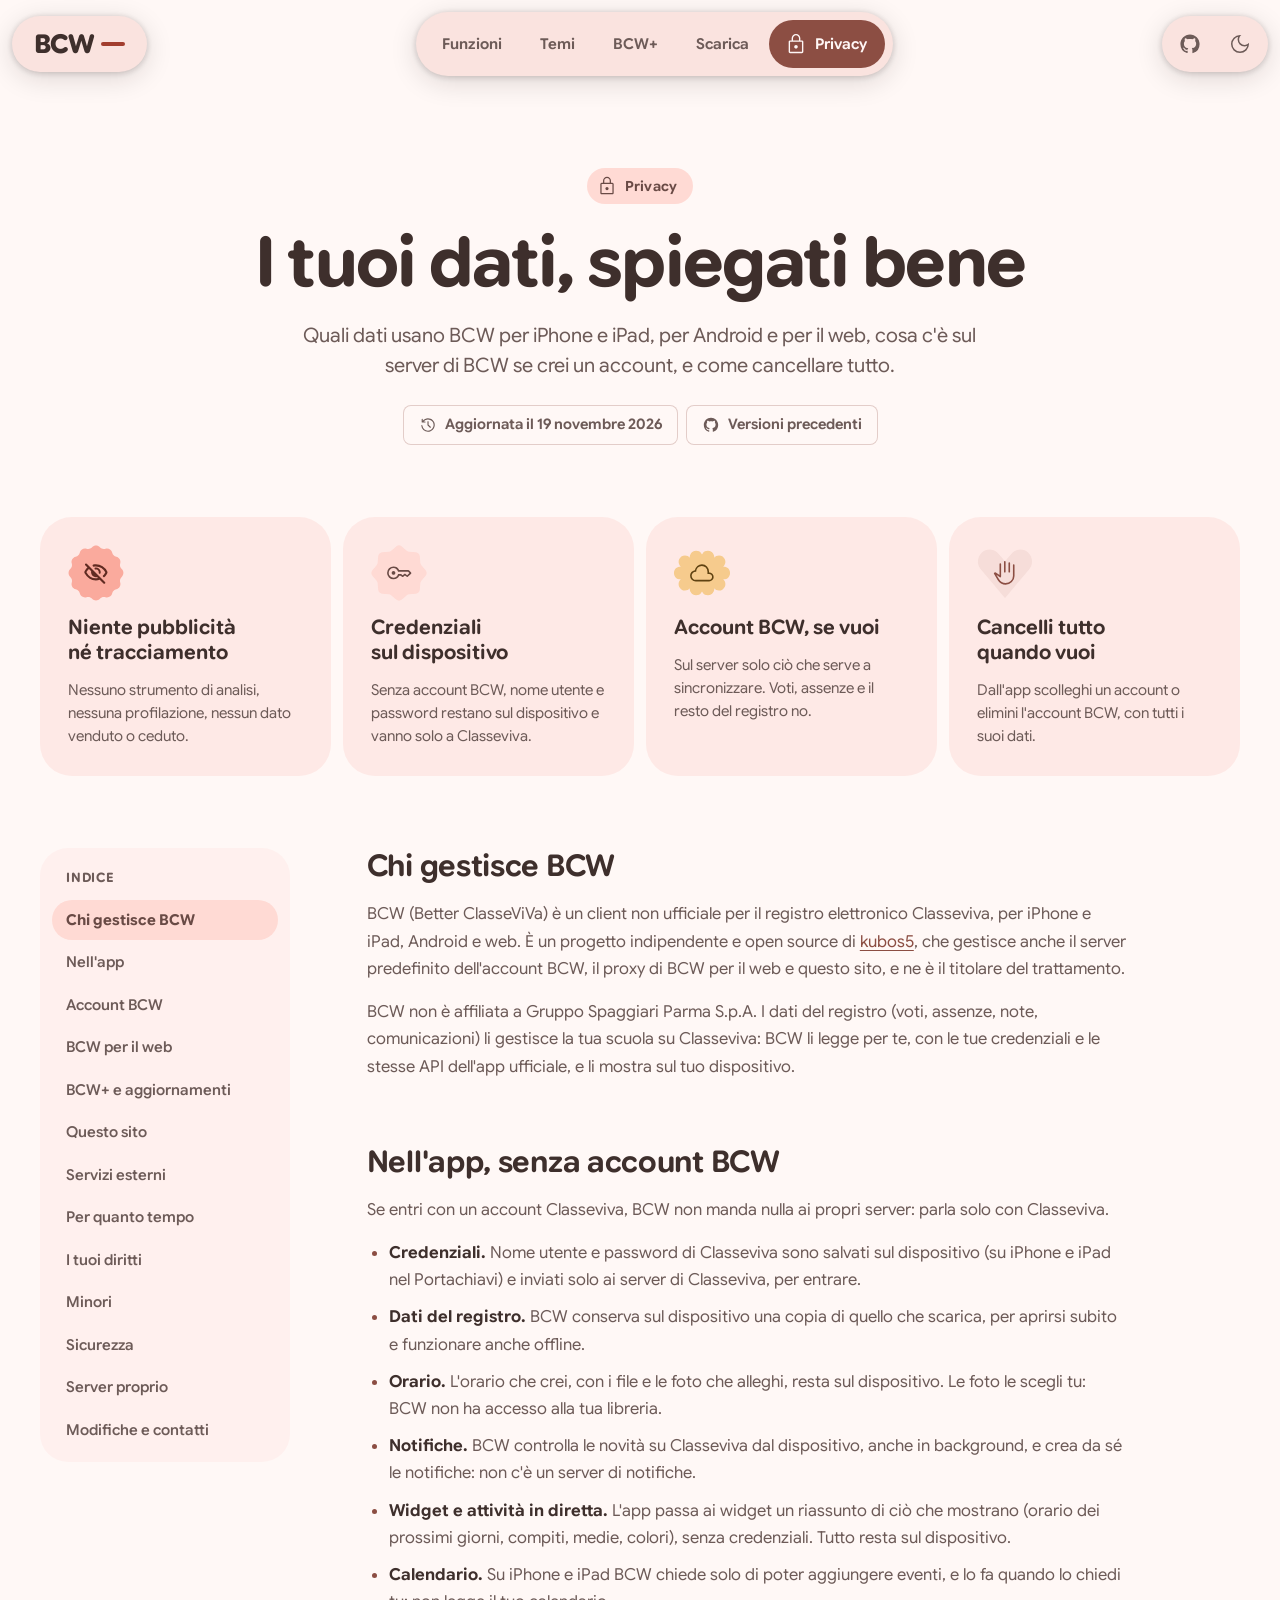
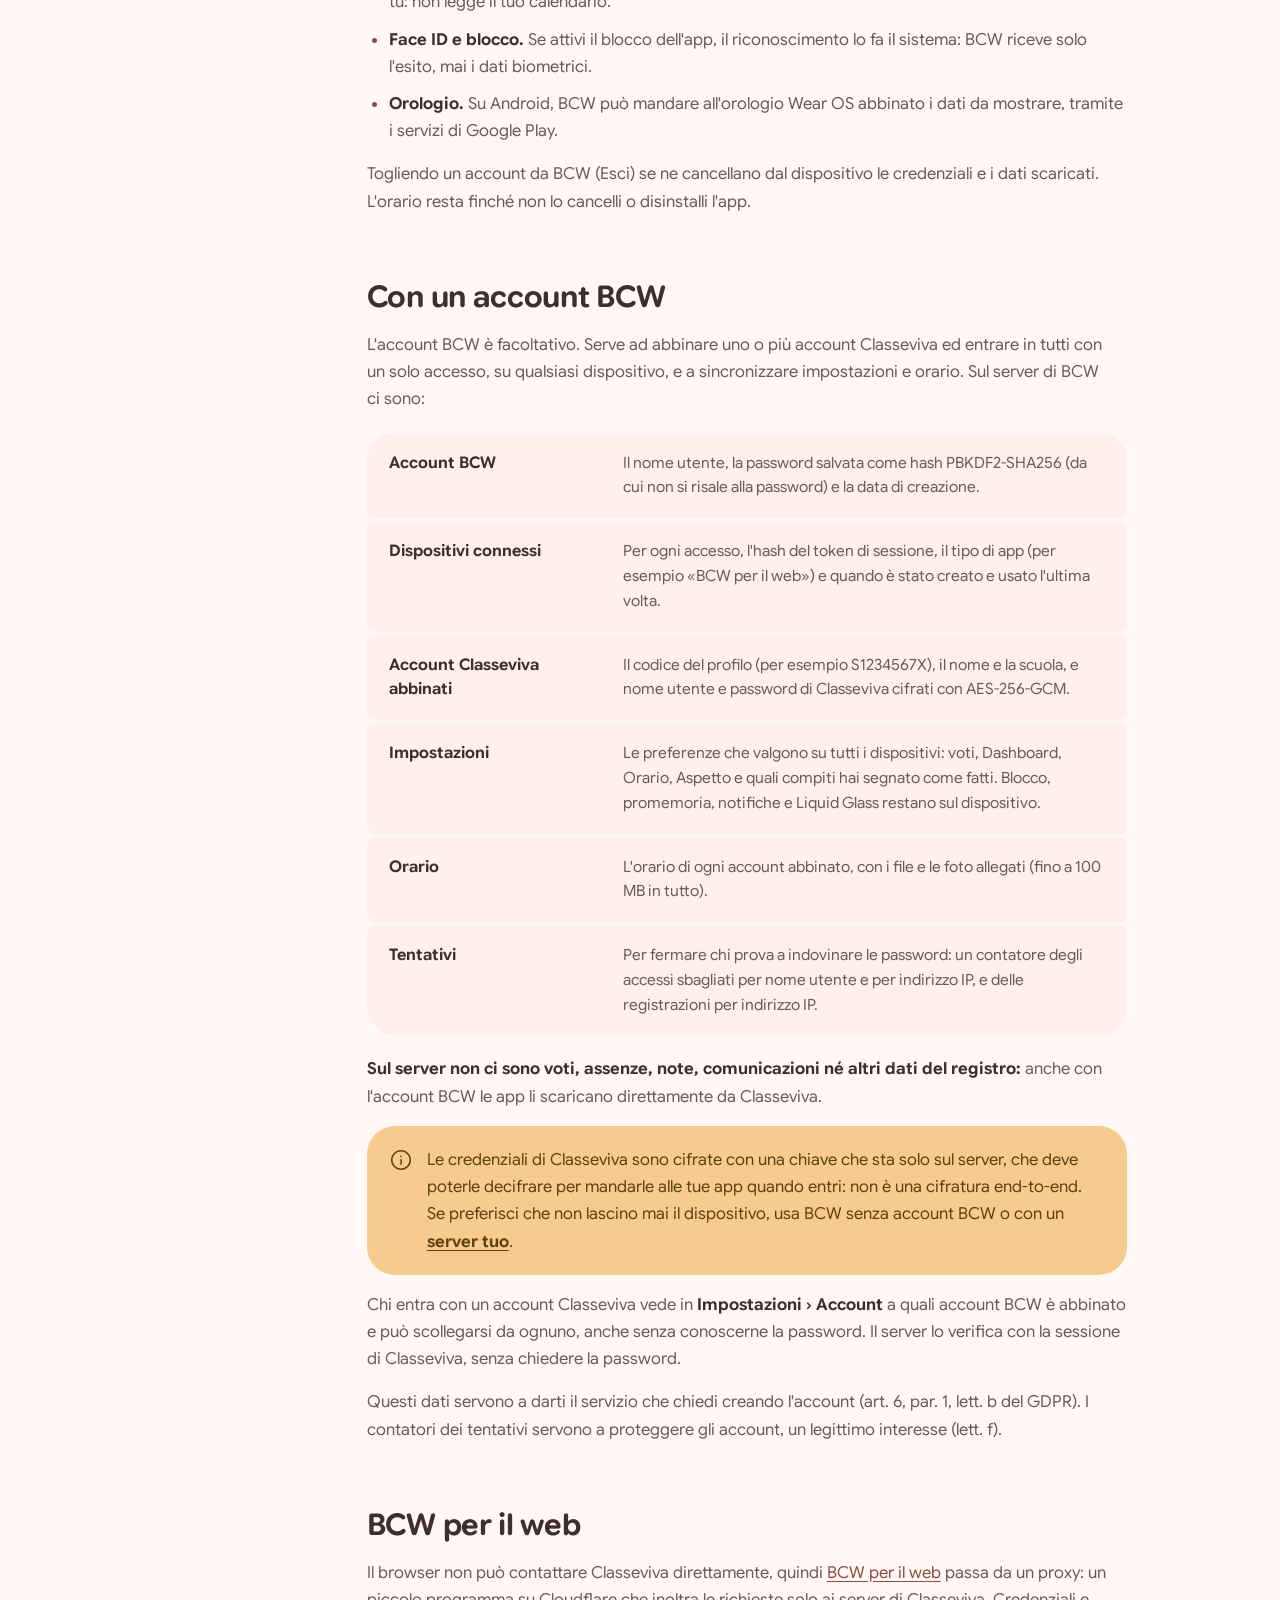
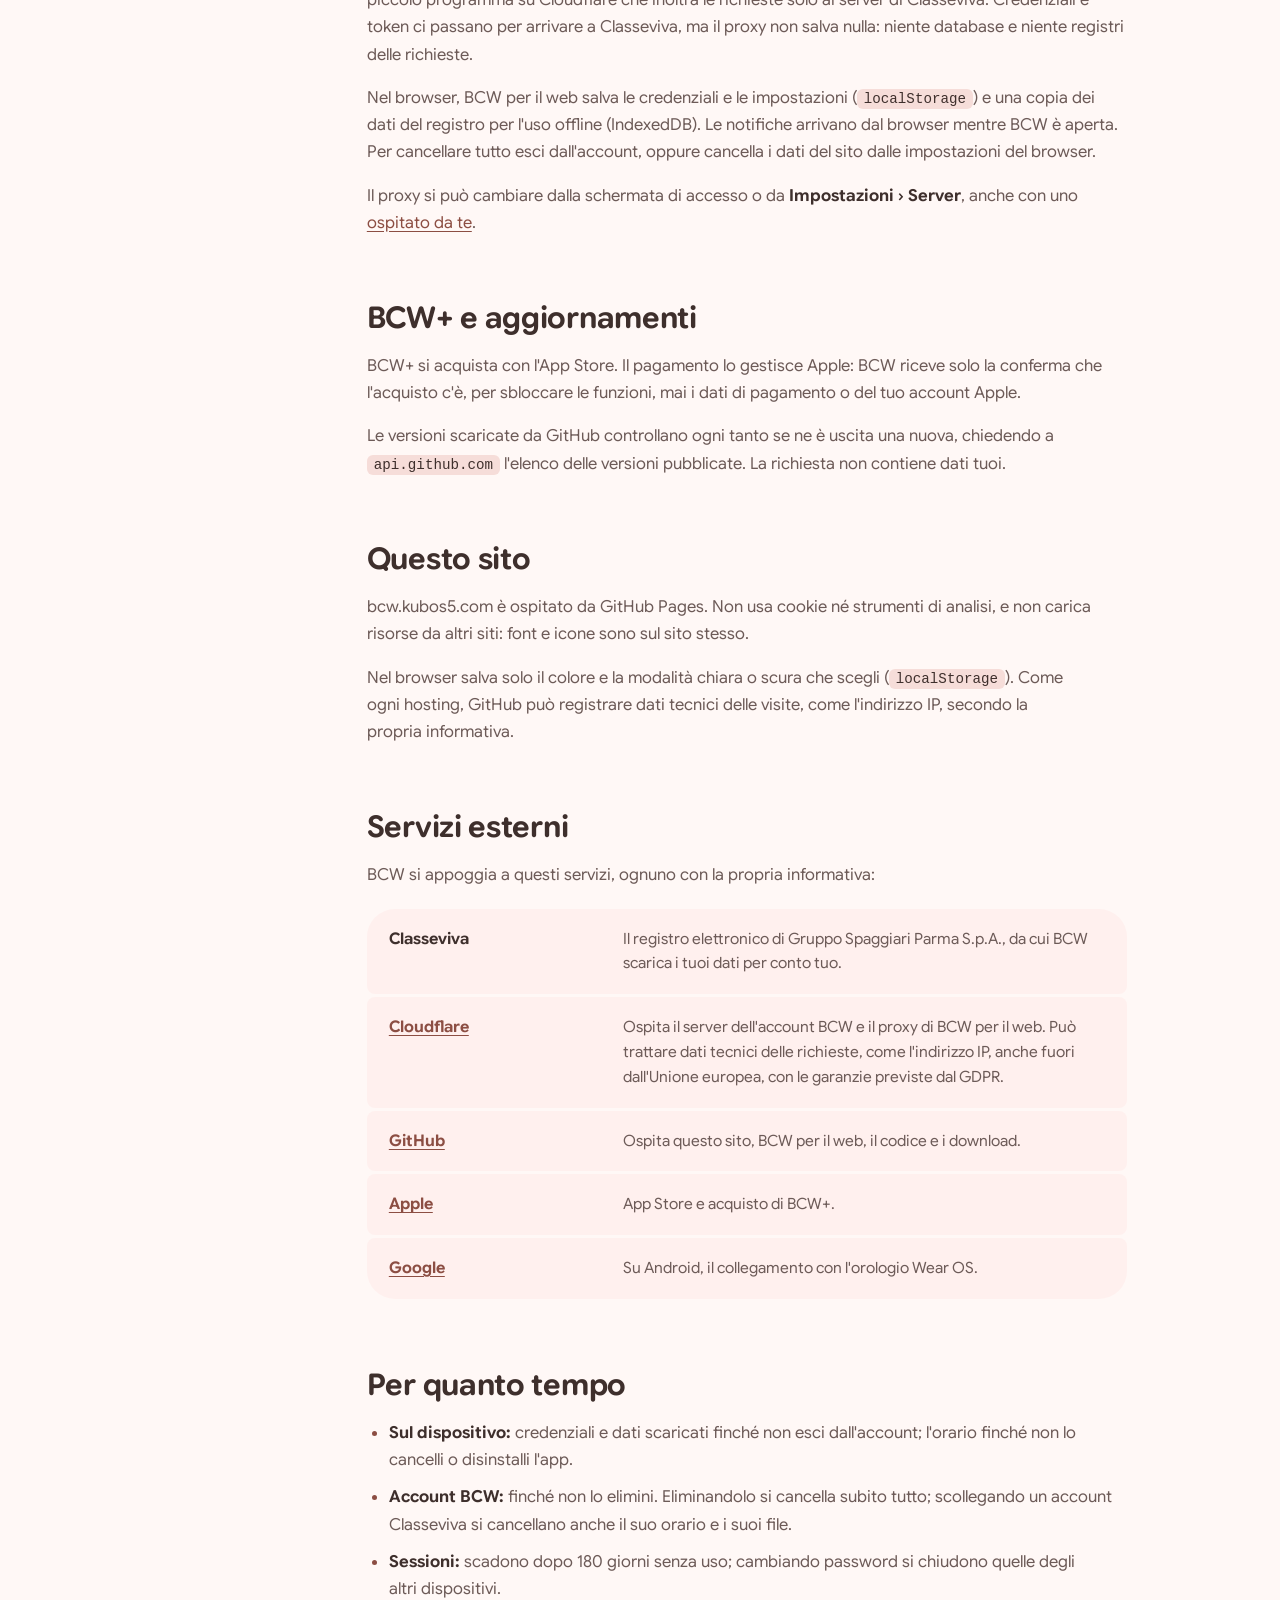
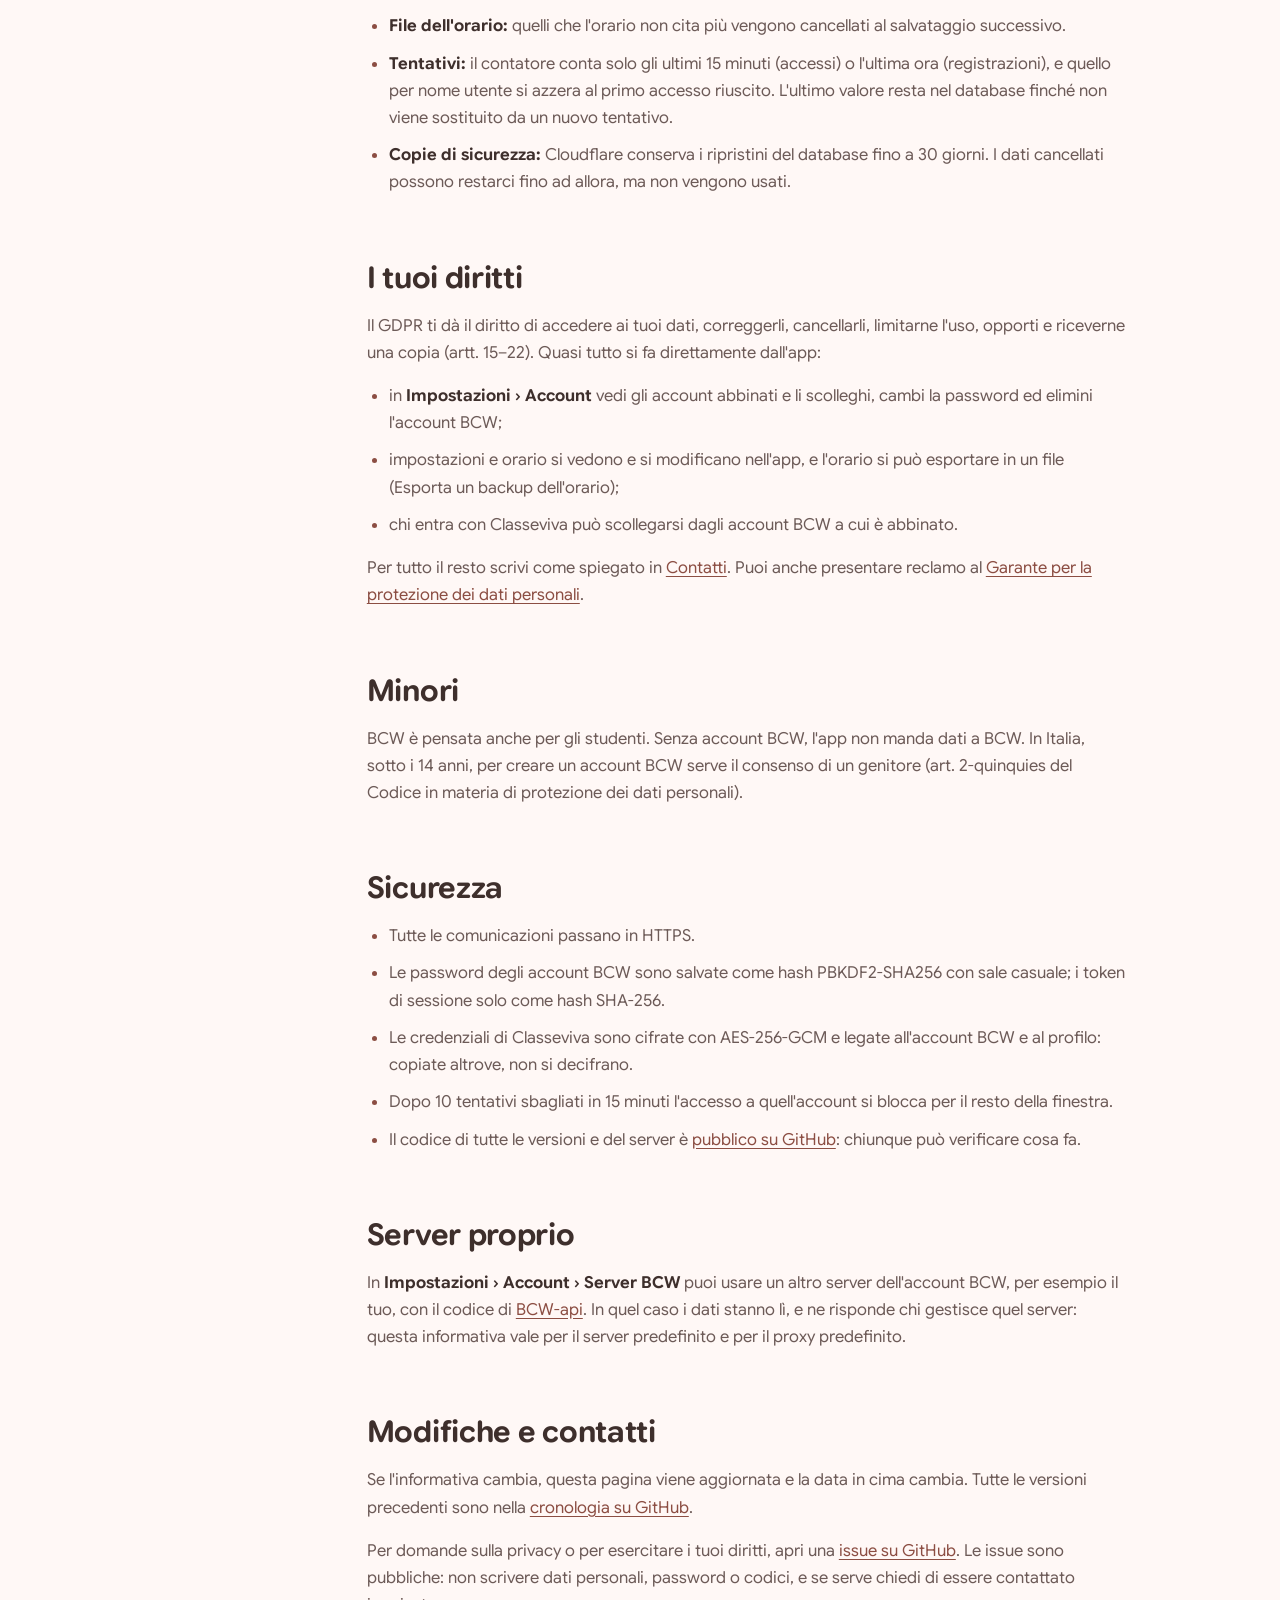
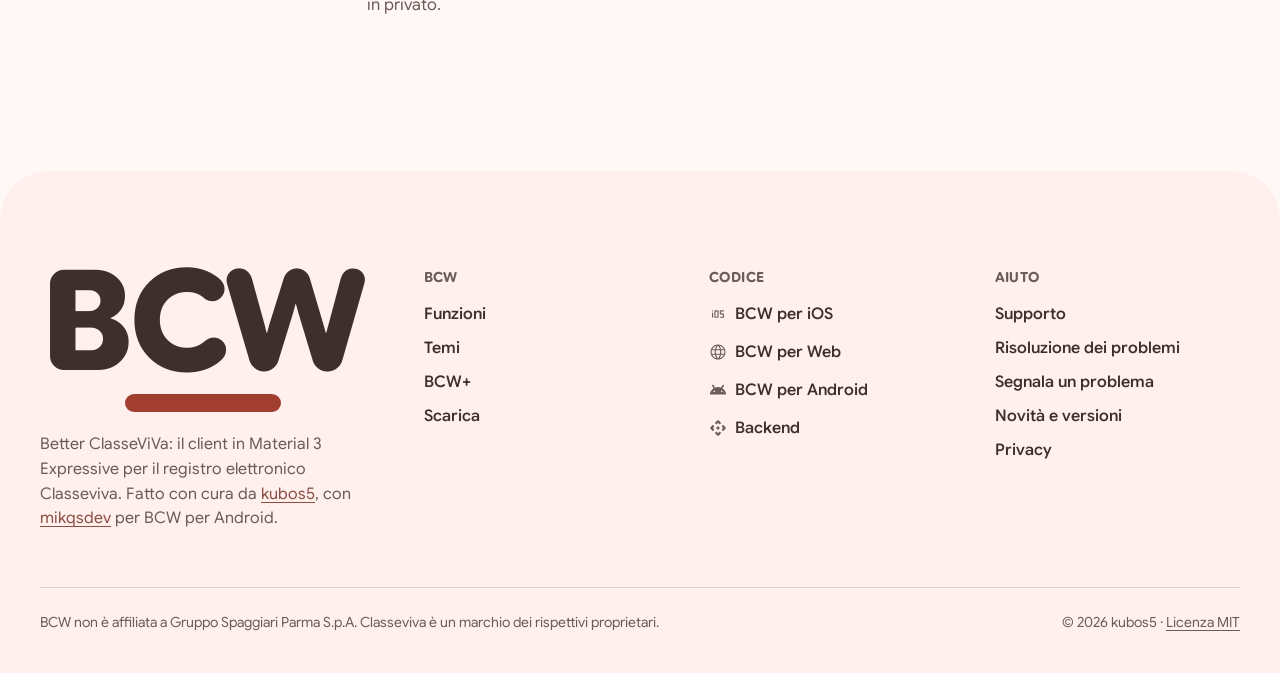
<file: privacy/index.html>
<!doctype html>
<html lang="it" class="no-js">
<head>
  <meta charset="utf-8">
  <meta name="viewport" content="width=device-width, initial-scale=1, viewport-fit=cover">
  <title>Privacy · BCW</title>
  <meta name="description" content="Informativa sulla privacy di BCW, il client per il registro elettronico Classeviva: quali dati usano l'app, la versione web e l'account BCW, dove stanno e come cancellarli.">
  <meta name="theme-color" content="#fff8f6" media="(prefers-color-scheme: light)">
  <meta name="theme-color" content="#130d0b" media="(prefers-color-scheme: dark)">
  <meta name="color-scheme" content="light dark">
  <link rel="icon" type="image/svg+xml" href="../assets/img/favicon.svg">
  <link rel="apple-touch-icon" href="../assets/img/apple-touch-icon.png">
  <meta property="og:type" content="website">
  <meta property="og:locale" content="it_IT">
  <meta property="og:title" content="Privacy · BCW">
  <meta property="og:description" content="Niente pubblicità né tracciamento: quali dati usa BCW, dove stanno e come cancellarli.">
  <meta property="og:image" content="https://bcw.kubos5.com/assets/img/og.png">
  <link rel="preload" href="../assets/fonts/GoogleSansFlex-latin-wght-ROND.woff2" as="font" type="font/woff2" crossorigin>
  <link rel="stylesheet" href="../assets/css/site.css">
  <script>
    (function () {
      var d = document.documentElement;
      d.classList.remove('no-js');
      try {
        var mode = localStorage.getItem('bcw-lp.mode');
        if (mode === 'light' || mode === 'dark') d.setAttribute('data-theme', mode);
        var theme = JSON.parse(localStorage.getItem('bcw-lp.accent') || 'null');
        if (theme && theme.css) {
          var style = document.createElement('style');
          style.id = 'accent-theme';
          style.textContent = theme.css;
          document.head.appendChild(style);
        }
      } catch (e) {}
    })();
  </script>
  <script type="module" src="../assets/js/privacy.js"></script>
</head>
<body>
  <a class="skip" href="#main">Vai al contenuto</a>

  <header class="topbar">
    <a class="brand-pill floating" href="../" aria-label="BCW, pagina iniziale"><span class="logo inline">BCW</span></a>
    <nav class="navbar floating" aria-label="Sezioni">
      <a class="nav-item" href="../#funzioni"><svg class="icon" aria-hidden="true"><use href="../assets/icons.svg#dashboardFill"/></svg>Funzioni</a>
      <a class="nav-item" href="../#temi"><svg class="icon" aria-hidden="true"><use href="../assets/icons.svg#palette"/></svg>Temi</a>
      <a class="nav-item" href="../#plus"><svg class="icon" aria-hidden="true"><use href="../assets/icons.svg#workspacePremium"/></svg>BCW+</a>
      <a class="nav-item" href="../#scarica"><svg class="icon" aria-hidden="true"><use href="../assets/icons.svg#download"/></svg>Scarica</a>
      <a class="nav-item active desktop-only" href="./" aria-current="page"><svg class="icon" aria-hidden="true"><use href="../assets/icons.svg#lock"/></svg>Privacy</a>
    </nav>
    <div class="actions-pill floating">
      <a class="icon-btn only-mobile" href="./" aria-current="page" aria-label="Privacy" style="color: var(--primary)"><svg class="icon" aria-hidden="true"><use href="../assets/icons.svg#lock"/></svg></a>
      <a class="icon-btn" href="https://github.com/kubos5/BCW" aria-label="BCW su GitHub"><svg class="icon" aria-hidden="true"><use href="../assets/icons.svg#github"/></svg></a>
      <button class="icon-btn" type="button" data-mode-toggle aria-label="Passa al tema scuro"><svg class="icon" aria-hidden="true"><use href="../assets/icons.svg#darkMode"/></svg></button>
    </div>
  </header>

  <main id="main">
    <!-- MARK: Titolo -->
    <section class="support-hero">
      <div class="decor" aria-hidden="true">
        <svg class="shape s1 spin" style="--period: 80s" viewBox="0 0 100 100"><use href="../assets/shapes.svg#gem"/></svg>
        <svg class="shape s2 spin reverse" style="--period: 60s" viewBox="0 0 100 100"><use href="../assets/shapes.svg#cookie9Sided"/></svg>
        <svg class="shape s3 spin" style="--period: 30s" viewBox="0 0 100 100"><use href="../assets/shapes.svg#clover4Leaf"/></svg>
      </div>
      <div class="container">
        <span class="eyebrow"><svg class="icon" aria-hidden="true"><use href="../assets/icons.svg#lock"/></svg>Privacy</span>
        <h1 class="display">I tuoi dati, spiegati bene</h1>
        <p class="lead" style="max-width: 36em">Quali dati usano BCW per iPhone e iPad, per Android e per il web, cosa c'è sul server di BCW se crei un account, e come cancellare tutto.</p>
        <div class="policy-meta">
          <span class="filter-chip"><svg class="icon" aria-hidden="true"><use href="../assets/icons.svg#history"/></svg>Aggiornata il 19 novembre 2026</span>
          <a class="filter-chip" href="https://github.com/kubos5/BCW-lp/commits/main/privacy/index.html"><svg class="icon" aria-hidden="true"><use href="../assets/icons.svg#github"/></svg>Versioni precedenti</a>
        </div>
      </div>
    </section>

    <!-- MARK: In breve -->
    <section class="section tight" style="padding-top: 8px; padding-bottom: 40px" aria-label="In breve">
      <div class="container trust">
        <div class="card reveal">
          <span class="shaped"><svg class="shape" viewBox="0 0 100 100" aria-hidden="true"><use href="../assets/shapes.svg#cookie12Sided"/></svg><svg class="icon" aria-hidden="true"><use href="../assets/icons.svg#visibilityOff"/></svg></span>
          <h3>Niente pubblicità né tracciamento</h3>
          <p>Nessuno strumento di analisi, nessuna profilazione, nessun dato venduto o ceduto.</p>
        </div>
        <div class="card reveal" style="--d: 1">
          <span class="shaped" style="--c: var(--secondary-container); --on-c: var(--on-secondary-container)"><svg class="shape" viewBox="0 0 100 100" aria-hidden="true"><use href="../assets/shapes.svg#sunny"/></svg><svg class="icon" aria-hidden="true"><use href="../assets/icons.svg#key"/></svg></span>
          <h3>Credenziali sul dispositivo</h3>
          <p>Senza account BCW, nome utente e password restano sul dispositivo e vanno solo a Classeviva.</p>
        </div>
        <div class="card reveal" style="--d: 2">
          <span class="shaped" style="--c: var(--tertiary-container); --on-c: var(--on-tertiary-container)"><svg class="shape" viewBox="0 0 100 100" aria-hidden="true"><use href="../assets/shapes.svg#puffy"/></svg><svg class="icon" aria-hidden="true"><use href="../assets/icons.svg#cloud"/></svg></span>
          <h3>Account BCW, se vuoi</h3>
          <p>Sul server solo ciò che serve a sincronizzare. Voti, assenze e il resto del registro no.</p>
        </div>
        <div class="card reveal" style="--d: 3">
          <span class="shaped" style="--c: var(--surface-container-highest); --on-c: var(--primary)"><svg class="shape" viewBox="0 0 100 100" aria-hidden="true"><use href="../assets/shapes.svg#heart"/></svg><svg class="icon" aria-hidden="true"><use href="../assets/icons.svg#hand"/></svg></span>
          <h3>Cancelli tutto quando vuoi</h3>
          <p>Dall'app scolleghi un account o elimini l'account BCW, con tutti i suoi dati.</p>
        </div>
      </div>
    </section>

    <!-- MARK: Informativa -->
    <section class="section tight" style="padding-top: 32px">
      <div class="container policy">
        <nav class="toc" aria-label="Indice" data-toc>
          <h2>Indice</h2>
          <a href="#chi">Chi gestisce BCW</a>
          <a href="#app">Nell'app</a>
          <a href="#account">Account BCW</a>
          <a href="#web">BCW per il web</a>
          <a href="#acquisti">BCW+ e aggiornamenti</a>
          <a href="#sito">Questo sito</a>
          <a href="#servizi">Servizi esterni</a>
          <a href="#conservazione">Per quanto tempo</a>
          <a href="#diritti">I tuoi diritti</a>
          <a href="#minori">Minori</a>
          <a href="#sicurezza">Sicurezza</a>
          <a href="#server">Server proprio</a>
          <a href="#contatti">Modifiche e contatti</a>
        </nav>

        <article class="prose">
          <section id="chi">
            <h2>Chi gestisce BCW</h2>
            <p>BCW (Better ClasseViVa) è un client non ufficiale per il registro elettronico Classeviva, per iPhone e iPad, Android e web. È un progetto indipendente e open source di <a href="https://github.com/kubos5">kubos5</a>, che gestisce anche il server predefinito dell'account BCW, il proxy di BCW per il web e questo sito, e ne è il titolare del trattamento.</p>
            <p>BCW non è affiliata a Gruppo Spaggiari Parma S.p.A. I dati del registro (voti, assenze, note, comunicazioni) li gestisce la tua scuola su Classeviva: BCW li legge per te, con le tue credenziali e le stesse API dell'app ufficiale, e li mostra sul tuo dispositivo.</p>
          </section>

          <section id="app">
            <h2>Nell'app, senza account BCW</h2>
            <p>Se entri con un account Classeviva, BCW non manda nulla ai propri server: parla solo con Classeviva.</p>
            <ul>
              <li><strong>Credenziali.</strong> Nome utente e password di Classeviva sono salvati sul dispositivo (su iPhone e iPad nel Portachiavi) e inviati solo ai server di Classeviva, per entrare.</li>
              <li><strong>Dati del registro.</strong> BCW conserva sul dispositivo una copia di quello che scarica, per aprirsi subito e funzionare anche offline.</li>
              <li><strong>Orario.</strong> L'orario che crei, con i file e le foto che alleghi, resta sul dispositivo. Le foto le scegli tu: BCW non ha accesso alla tua libreria.</li>
              <li><strong>Notifiche.</strong> BCW controlla le novità su Classeviva dal dispositivo, anche in background, e crea da sé le notifiche: non c'è un server di notifiche.</li>
              <li><strong>Widget e attività in diretta.</strong> L'app passa ai widget un riassunto di ciò che mostrano (orario dei prossimi giorni, compiti, medie, colori), senza credenziali. Tutto resta sul dispositivo.</li>
              <li><strong>Calendario.</strong> Su iPhone e iPad BCW chiede solo di poter aggiungere eventi, e lo fa quando lo chiedi tu: non legge il tuo calendario.</li>
              <li><strong>Face ID e blocco.</strong> Se attivi il blocco dell'app, il riconoscimento lo fa il sistema: BCW riceve solo l'esito, mai i dati biometrici.</li>
              <li><strong>Orologio.</strong> Su Android, BCW può mandare all'orologio Wear OS abbinato i dati da mostrare, tramite i servizi di Google Play.</li>
            </ul>
            <p>Togliendo un account da BCW (Esci) se ne cancellano dal dispositivo le credenziali e i dati scaricati. L'orario resta finché non lo cancelli o disinstalli l'app.</p>
          </section>

          <section id="account">
            <h2>Con un account BCW</h2>
            <p>L'account BCW è facoltativo. Serve ad abbinare uno o più account Classeviva ed entrare in tutti con un solo accesso, su qualsiasi dispositivo, e a sincronizzare impostazioni e orario. Sul server di BCW ci sono:</p>
            <dl class="data-list">
              <div>
                <dt>Account BCW</dt>
                <dd>Il nome utente, la password salvata come hash PBKDF2-SHA256 (da cui non si risale alla password) e la data di creazione.</dd>
              </div>
              <div>
                <dt>Dispositivi connessi</dt>
                <dd>Per ogni accesso, l'hash del token di sessione, il tipo di app (per esempio «BCW per il web») e quando è stato creato e usato l'ultima volta.</dd>
              </div>
              <div>
                <dt>Account Classeviva abbinati</dt>
                <dd>Il codice del profilo (per esempio S1234567X), il nome e la scuola, e nome utente e password di Classeviva cifrati con AES-256-GCM.</dd>
              </div>
              <div>
                <dt>Impostazioni</dt>
                <dd>Le preferenze che valgono su tutti i dispositivi: voti, Dashboard, Orario, Aspetto e quali compiti hai segnato come fatti. Blocco, promemoria, notifiche e Liquid Glass restano sul dispositivo.</dd>
              </div>
              <div>
                <dt>Orario</dt>
                <dd>L'orario di ogni account abbinato, con i file e le foto allegati (fino a 100 MB in tutto).</dd>
              </div>
              <div>
                <dt>Tentativi</dt>
                <dd>Per fermare chi prova a indovinare le password: un contatore degli accessi sbagliati per nome utente e per indirizzo IP, e delle registrazioni per indirizzo IP.</dd>
              </div>
            </dl>
            <p><strong>Sul server non ci sono voti, assenze, note, comunicazioni né altri dati del registro:</strong> anche con l'account BCW le app li scaricano direttamente da Classeviva.</p>
            <div class="callout">
              <svg class="icon" aria-hidden="true"><use href="../assets/icons.svg#info"/></svg>
              <p>Le credenziali di Classeviva sono cifrate con una chiave che sta solo sul server, che deve poterle decifrare per mandarle alle tue app quando entri: non è una cifratura end-to-end. Se preferisci che non lascino mai il dispositivo, usa BCW senza account BCW o con un <a href="#server">server tuo</a>.</p>
            </div>
            <p>Chi entra con un account Classeviva vede in <span class="path">Impostazioni › Account</span> a quali account BCW è abbinato e può scollegarsi da ognuno, anche senza conoscerne la password. Il server lo verifica con la sessione di Classeviva, senza chiedere la password.</p>
            <p>Questi dati servono a darti il servizio che chiedi creando l'account (art. 6, par. 1, lett. b del GDPR). I contatori dei tentativi servono a proteggere gli account, un legittimo interesse (lett. f).</p>
          </section>

          <section id="web">
            <h2>BCW per il web</h2>
            <p>Il browser non può contattare Classeviva direttamente, quindi <a href="https://app.bcw.kubos5.com/">BCW per il web</a> passa da un proxy: un piccolo programma su Cloudflare che inoltra le richieste solo ai server di Classeviva. Credenziali e token ci passano per arrivare a Classeviva, ma il proxy non salva nulla: niente database e niente registri delle richieste.</p>
            <p>Nel browser, BCW per il web salva le credenziali e le impostazioni (<code>localStorage</code>) e una copia dei dati del registro per l'uso offline (IndexedDB). Le notifiche arrivano dal browser mentre BCW è aperta. Per cancellare tutto esci dall'account, oppure cancella i dati del sito dalle impostazioni del browser.</p>
            <p>Il proxy si può cambiare dalla schermata di accesso o da <span class="path">Impostazioni › Server</span>, anche con uno <a href="https://github.com/kubos5/BCW-web">ospitato da te</a>.</p>
          </section>

          <section id="acquisti">
            <h2>BCW+ e aggiornamenti</h2>
            <p>BCW+ si acquista con l'App Store. Il pagamento lo gestisce Apple: BCW riceve solo la conferma che l'acquisto c'è, per sbloccare le funzioni, mai i dati di pagamento o del tuo account Apple.</p>
            <p>Le versioni scaricate da GitHub controllano ogni tanto se ne è uscita una nuova, chiedendo a <code>api.github.com</code> l'elenco delle versioni pubblicate. La richiesta non contiene dati tuoi.</p>
          </section>

          <section id="sito">
            <h2>Questo sito</h2>
            <p>bcw.kubos5.com è ospitato da GitHub Pages. Non usa cookie né strumenti di analisi, e non carica risorse da altri siti: font e icone sono sul sito stesso.</p>
            <p>Nel browser salva solo il colore e la modalità chiara o scura che scegli (<code>localStorage</code>). Come ogni hosting, GitHub può registrare dati tecnici delle visite, come l'indirizzo IP, secondo la propria informativa.</p>
          </section>

          <section id="servizi">
            <h2>Servizi esterni</h2>
            <p>BCW si appoggia a questi servizi, ognuno con la propria informativa:</p>
            <dl class="data-list">
              <div>
                <dt>Classeviva</dt>
                <dd>Il registro elettronico di Gruppo Spaggiari Parma S.p.A., da cui BCW scarica i tuoi dati per conto tuo.</dd>
              </div>
              <div>
                <dt><a href="https://www.cloudflare.com/privacypolicy/">Cloudflare</a></dt>
                <dd>Ospita il server dell'account BCW e il proxy di BCW per il web. Può trattare dati tecnici delle richieste, come l'indirizzo IP, anche fuori dall'Unione europea, con le garanzie previste dal GDPR.</dd>
              </div>
              <div>
                <dt><a href="https://docs.github.com/site-policy/privacy-policies/github-general-privacy-statement">GitHub</a></dt>
                <dd>Ospita questo sito, BCW per il web, il codice e i download.</dd>
              </div>
              <div>
                <dt><a href="https://www.apple.com/legal/privacy/">Apple</a></dt>
                <dd>App Store e acquisto di BCW+.</dd>
              </div>
              <div>
                <dt><a href="https://policies.google.com/privacy">Google</a></dt>
                <dd>Su Android, il collegamento con l'orologio Wear OS.</dd>
              </div>
            </dl>
          </section>

          <section id="conservazione">
            <h2>Per quanto tempo</h2>
            <ul>
              <li><strong>Sul dispositivo:</strong> credenziali e dati scaricati finché non esci dall'account; l'orario finché non lo cancelli o disinstalli l'app.</li>
              <li><strong>Account BCW:</strong> finché non lo elimini. Eliminandolo si cancella subito tutto; scollegando un account Classeviva si cancellano anche il suo orario e i suoi file.</li>
              <li><strong>Sessioni:</strong> scadono dopo 180 giorni senza uso; cambiando password si chiudono quelle degli altri dispositivi.</li>
              <li><strong>File dell'orario:</strong> quelli che l'orario non cita più vengono cancellati al salvataggio successivo.</li>
              <li><strong>Tentativi:</strong> il contatore conta solo gli ultimi 15 minuti (accessi) o l'ultima ora (registrazioni), e quello per nome utente si azzera al primo accesso riuscito. L'ultimo valore resta nel database finché non viene sostituito da un nuovo tentativo.</li>
              <li><strong>Copie di sicurezza:</strong> Cloudflare conserva i ripristini del database fino a 30 giorni. I dati cancellati possono restarci fino ad allora, ma non vengono usati.</li>
            </ul>
          </section>

          <section id="diritti">
            <h2>I tuoi diritti</h2>
            <p>Il GDPR ti dà il diritto di accedere ai tuoi dati, correggerli, cancellarli, limitarne l'uso, opporti e riceverne una copia (artt. 15–22). Quasi tutto si fa direttamente dall'app:</p>
            <ul>
              <li>in <span class="path">Impostazioni › Account</span> vedi gli account abbinati e li scolleghi, cambi la password ed elimini l'account BCW;</li>
              <li>impostazioni e orario si vedono e si modificano nell'app, e l'orario si può esportare in un file (Esporta un backup dell'orario);</li>
              <li>chi entra con Classeviva può scollegarsi dagli account BCW a cui è abbinato.</li>
            </ul>
            <p>Per tutto il resto scrivi come spiegato in <a href="#contatti">Contatti</a>. Puoi anche presentare reclamo al <a href="https://www.garanteprivacy.it">Garante per la protezione dei dati personali</a>.</p>
          </section>

          <section id="minori">
            <h2>Minori</h2>
            <p>BCW è pensata anche per gli studenti. Senza account BCW, l'app non manda dati a BCW. In Italia, sotto i 14 anni, per creare un account BCW serve il consenso di un genitore (art. 2-quinquies del Codice in materia di protezione dei dati personali).</p>
          </section>

          <section id="sicurezza">
            <h2>Sicurezza</h2>
            <ul>
              <li>Tutte le comunicazioni passano in HTTPS.</li>
              <li>Le password degli account BCW sono salvate come hash PBKDF2-SHA256 con sale casuale; i token di sessione solo come hash SHA-256.</li>
              <li>Le credenziali di Classeviva sono cifrate con AES-256-GCM e legate all'account BCW e al profilo: copiate altrove, non si decifrano.</li>
              <li>Dopo 10 tentativi sbagliati in 15 minuti l'accesso a quell'account si blocca per il resto della finestra.</li>
              <li>Il codice di tutte le versioni e del server è <a href="https://github.com/kubos5">pubblico su GitHub</a>: chiunque può verificare cosa fa.</li>
            </ul>
          </section>

          <section id="server">
            <h2>Server proprio</h2>
            <p>In <span class="path">Impostazioni › Account › Server BCW</span> puoi usare un altro server dell'account BCW, per esempio il tuo, con il codice di <a href="https://github.com/kubos5/BCW-api">BCW-api</a>. In quel caso i dati stanno lì, e ne risponde chi gestisce quel server: questa informativa vale per il server predefinito e per il proxy predefinito.</p>
          </section>

          <section id="contatti">
            <h2>Modifiche e contatti</h2>
            <p>Se l'informativa cambia, questa pagina viene aggiornata e la data in cima cambia. Tutte le versioni precedenti sono nella <a href="https://github.com/kubos5/BCW-lp/commits/main/privacy/index.html">cronologia su GitHub</a>.</p>
            <p>Per domande sulla privacy o per esercitare i tuoi diritti, apri una <a href="https://github.com/kubos5/BCW/issues/new">issue su GitHub</a>. Le issue sono pubbliche: non scrivere dati personali, password o codici, e se serve chiedi di essere contattato in privato.</p>
          </section>
        </article>
      </div>
    </section>
  </main>

  <footer class="footer">
    <div class="container">
      <div class="footer-grid">
        <div>
          <span class="logo big-logo" aria-label="BCW">BCW</span>
          <p class="body tag">Better ClasseViVa: il client in Material 3 Expressive per il registro elettronico Classeviva. Fatto con cura da <a href="https://github.com/kubos5">kubos5</a>, con <a href="https://github.com/mikqsdev">mikqsdev</a> per BCW per Android.</p>
        </div>
        <div>
          <h4>BCW</h4>
          <ul>
            <li><a href="../#funzioni">Funzioni</a></li>
            <li><a href="../#temi">Temi</a></li>
            <li><a href="../#plus">BCW+</a></li>
            <li><a href="../#scarica">Scarica</a></li>
          </ul>
        </div>
        <div>
          <h4>Codice</h4>
          <ul>
            <li><a href="https://github.com/kubos5/BCW"><svg class="icon" aria-hidden="true"><use href="../assets/icons.svg#ios"/></svg>BCW per iOS</a></li>
            <li><a href="https://github.com/kubos5/BCW-web"><svg class="icon" aria-hidden="true"><use href="../assets/icons.svg#globe"/></svg>BCW per Web</a></li>
            <li><a href="https://github.com/kubos5/BCW-android"><svg class="icon" aria-hidden="true"><use href="../assets/icons.svg#android"/></svg>BCW per Android</a></li>
            <li><a href="https://github.com/kubos5/BCW-api"><svg class="icon" aria-hidden="true"><use href="../assets/icons.svg#api"/></svg>Backend</a></li>
          </ul>
        </div>
        <div>
          <h4>Aiuto</h4>
          <ul>
            <li><a href="../support/">Supporto</a></li>
            <li><a href="../support/#problemi">Risoluzione dei problemi</a></li>
            <li><a href="https://github.com/kubos5/BCW/issues">Segnala un problema</a></li>
            <li><a href="https://github.com/kubos5/BCW/releases">Novità e versioni</a></li>
            <li><a href="./" aria-current="page">Privacy</a></li>
          </ul>
        </div>
      </div>
      <div class="footer-bottom">
        <span>BCW non è affiliata a Gruppo Spaggiari Parma S.p.A. Classeviva è un marchio dei rispettivi proprietari.</span>
        <span>© 2026 kubos5 · <a href="https://github.com/kubos5/BCW/blob/main/LICENSE">Licenza MIT</a></span>
      </div>
    </div>
  </footer>
</body>
</html>
</file>
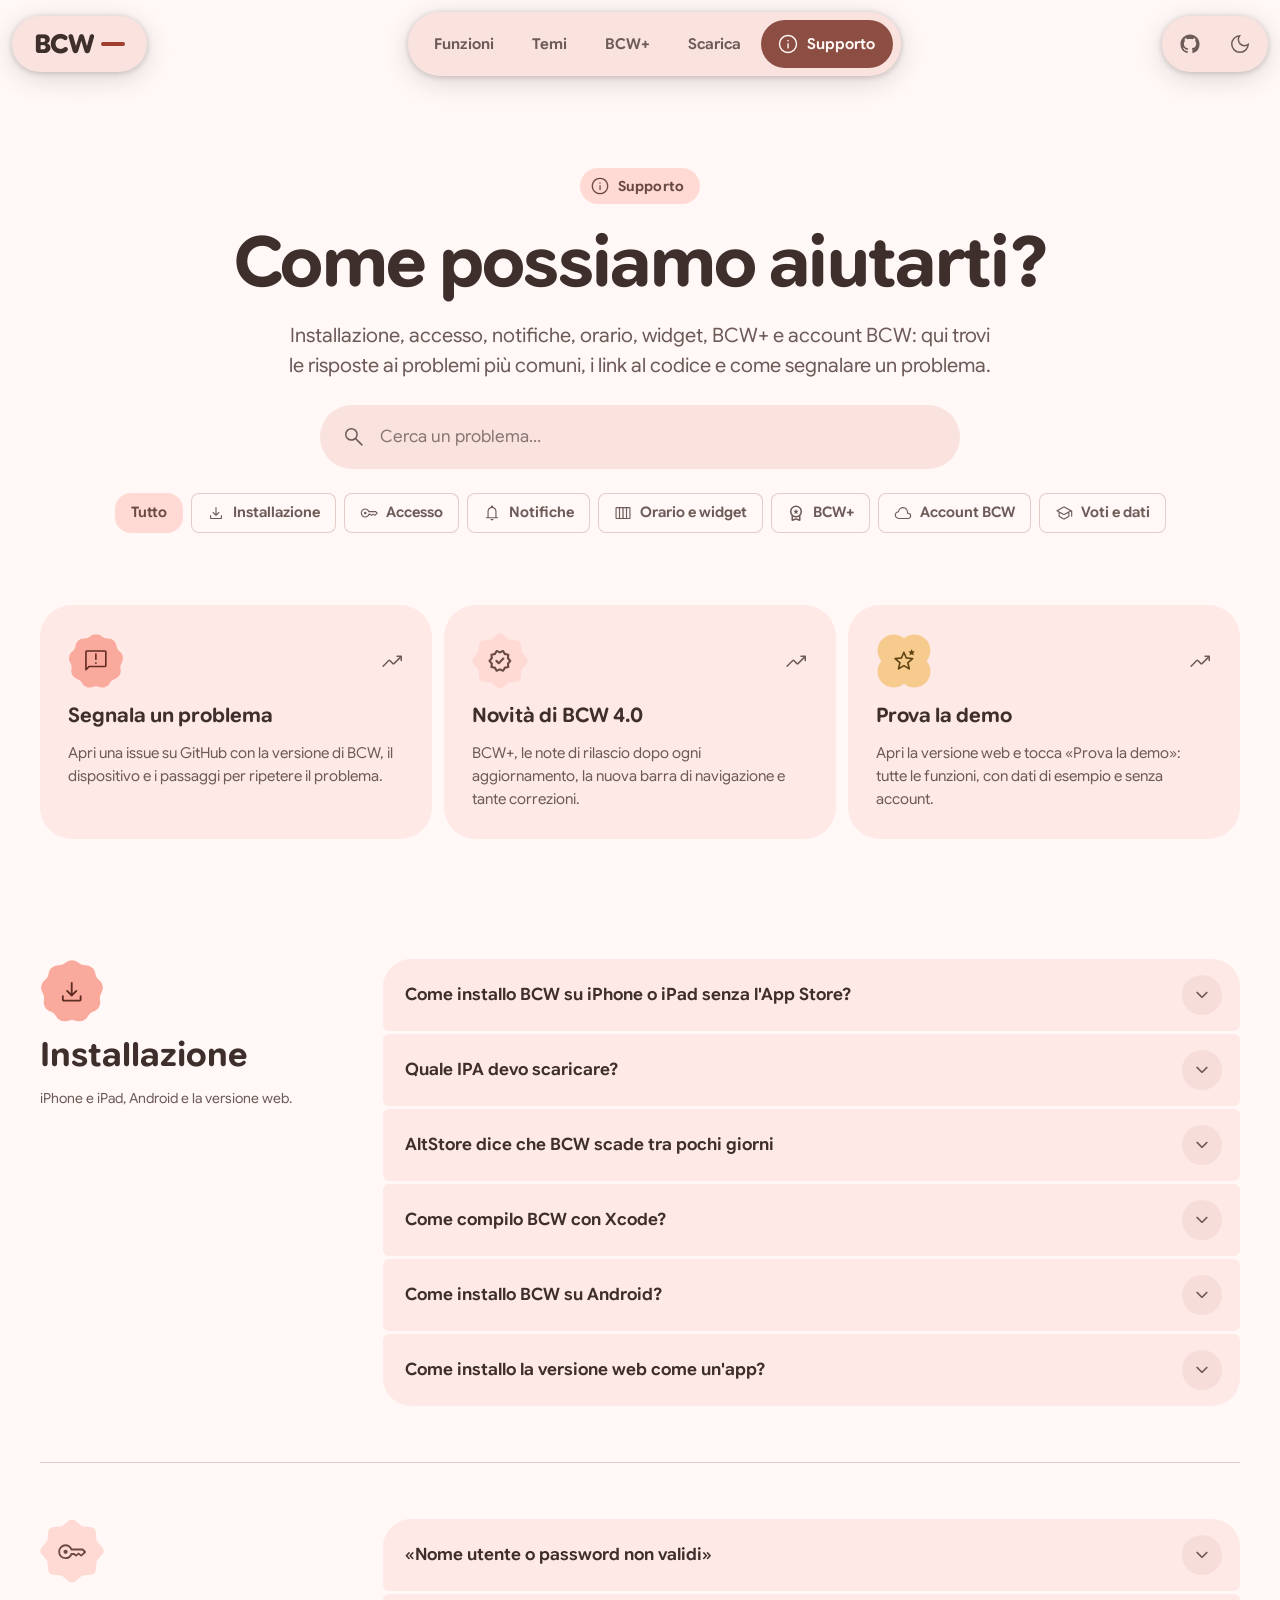
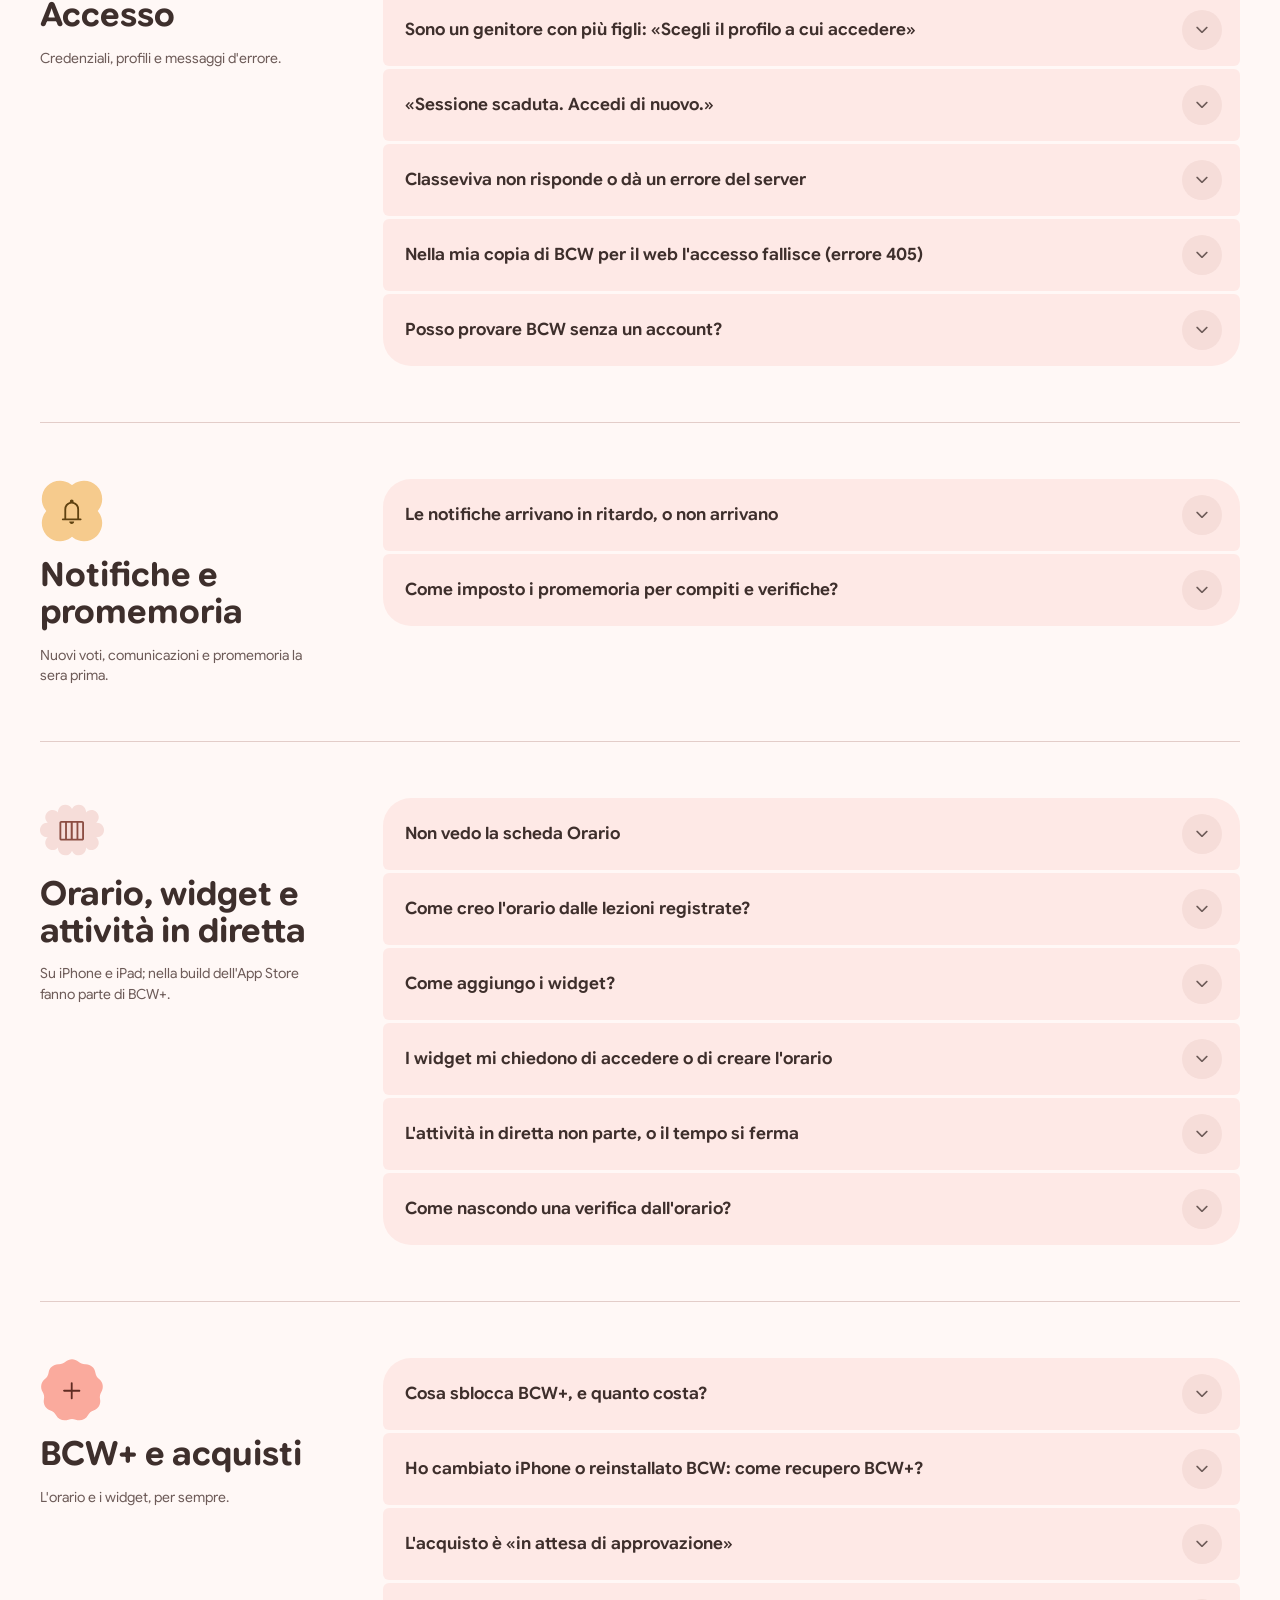
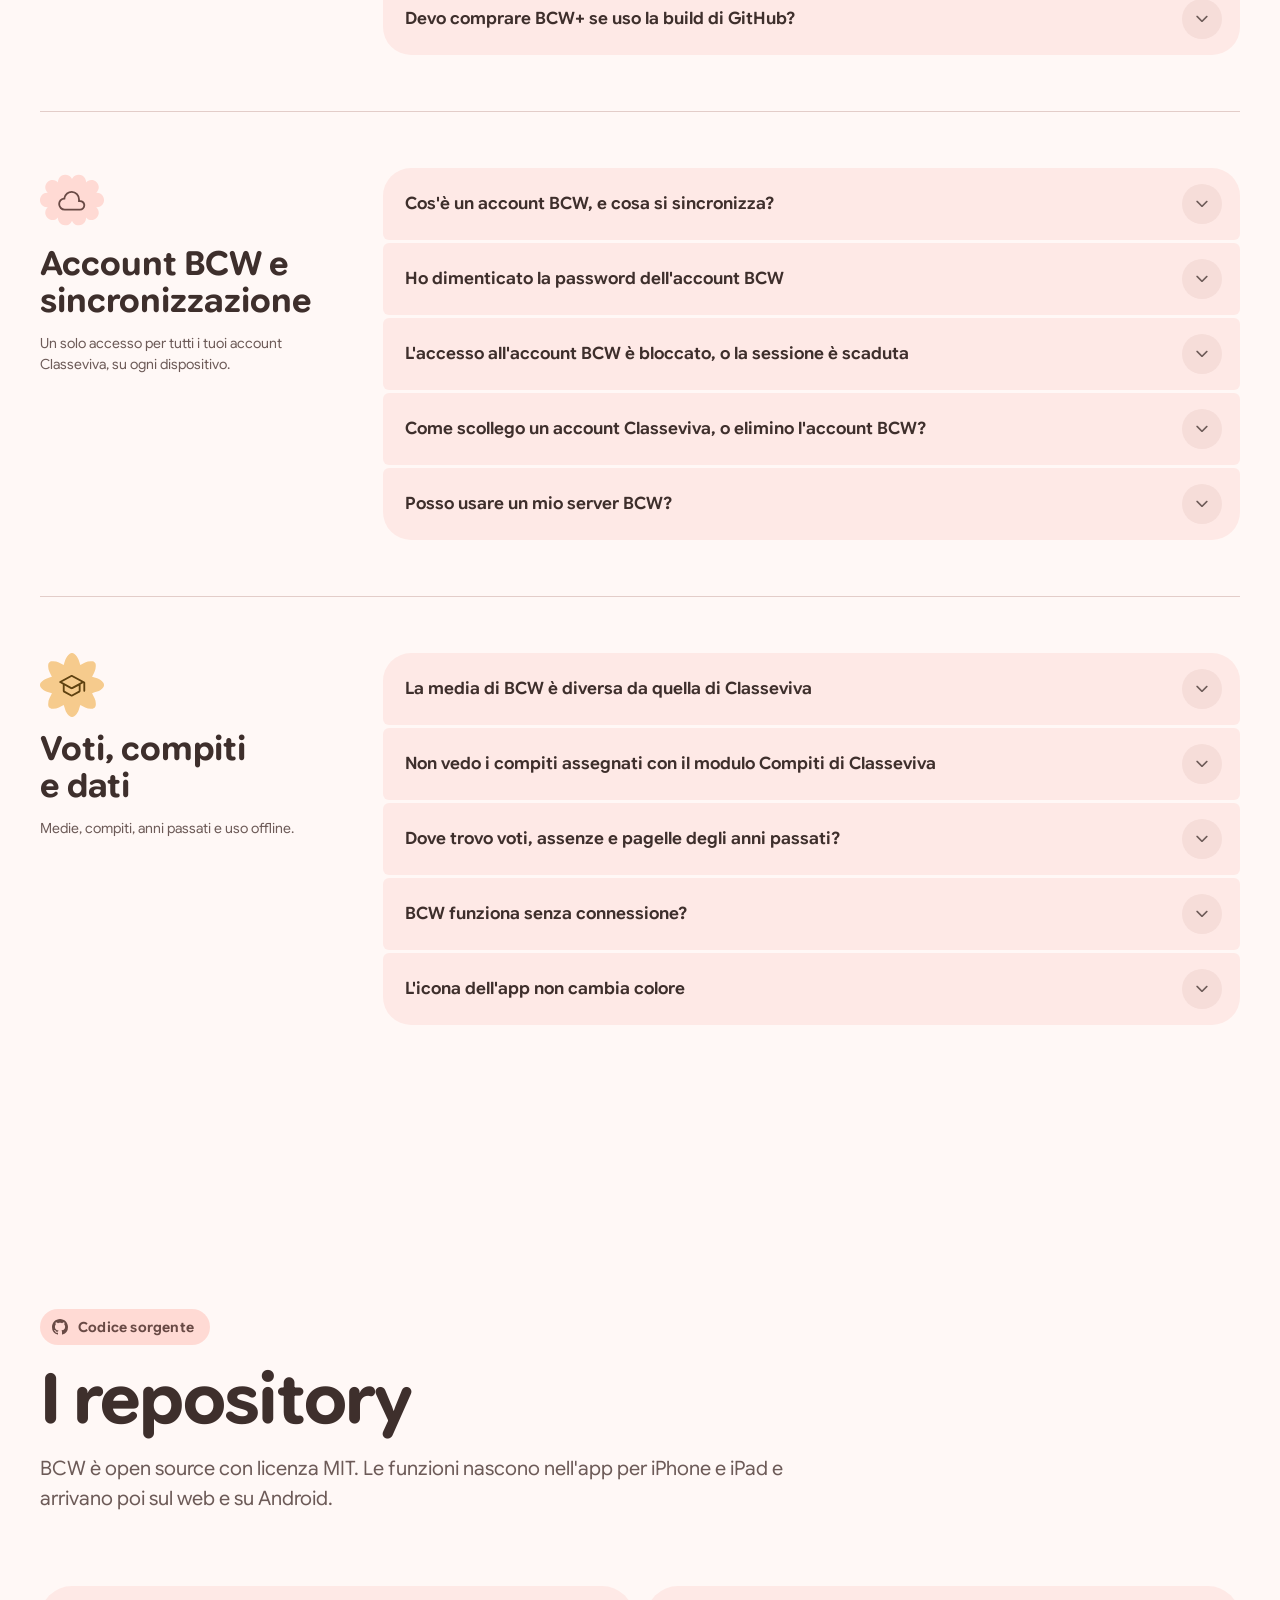
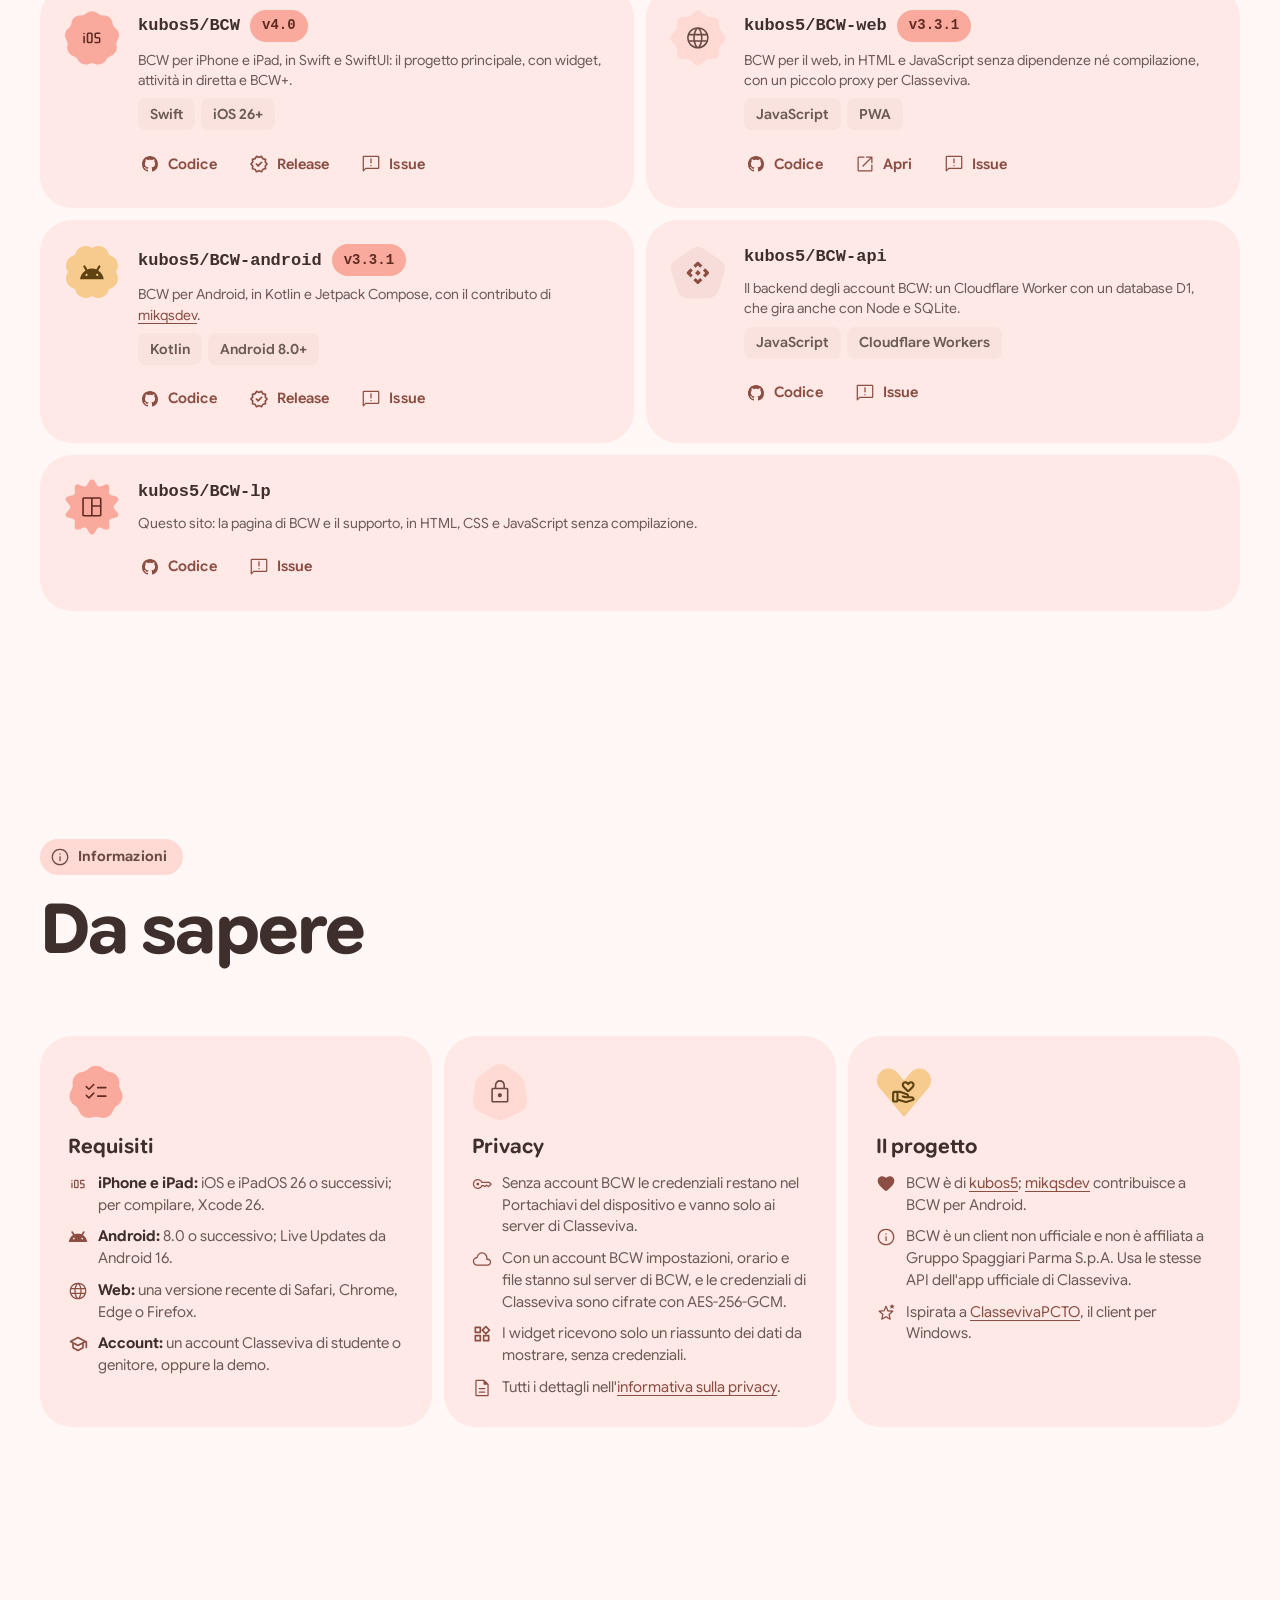
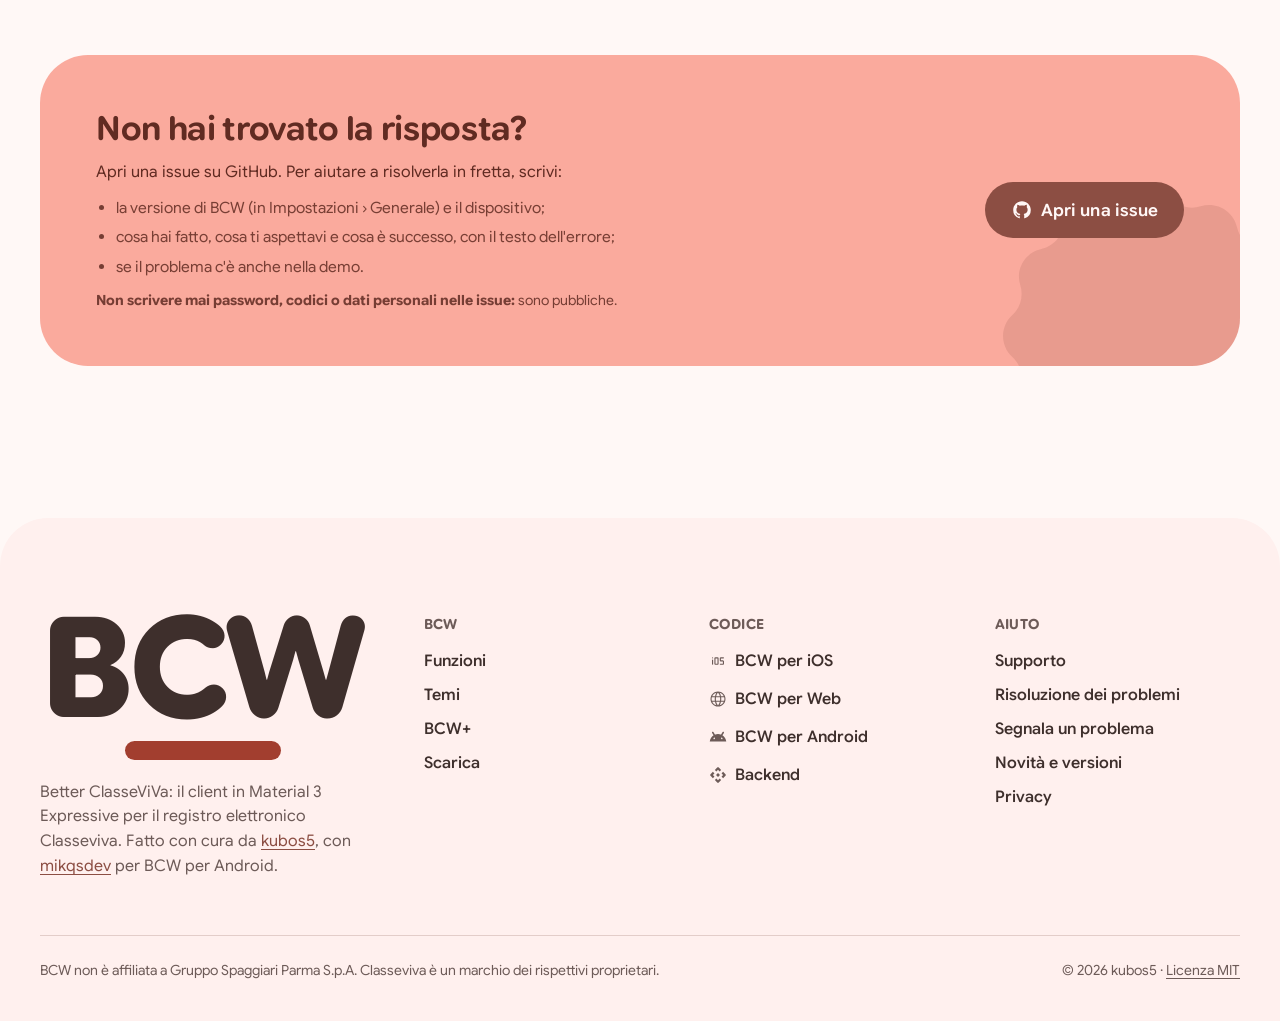
<file: support/index.html>
<!doctype html>
<html lang="it" class="no-js">
<head>
  <meta charset="utf-8">
  <meta name="viewport" content="width=device-width, initial-scale=1, viewport-fit=cover">
  <title>Supporto · BCW</title>
  <meta name="description" content="Supporto di BCW, il client per il registro elettronico Classeviva: installazione, problemi di accesso, notifiche, orario, widget, BCW+, account BCW e codice sorgente.">
  <meta name="theme-color" content="#fff8f6" media="(prefers-color-scheme: light)">
  <meta name="theme-color" content="#130d0b" media="(prefers-color-scheme: dark)">
  <meta name="color-scheme" content="light dark">
  <link rel="icon" type="image/svg+xml" href="../assets/img/favicon.svg">
  <link rel="apple-touch-icon" href="../assets/img/apple-touch-icon.png">
  <meta property="og:type" content="website">
  <meta property="og:locale" content="it_IT">
  <meta property="og:title" content="Supporto · BCW">
  <meta property="og:description" content="Installazione, accesso, notifiche, orario, widget, BCW+ e account BCW: le risposte ai problemi più comuni.">
  <meta property="og:image" content="https://bcw.kubos5.com/assets/img/og.png">
  <link rel="preload" href="../assets/fonts/GoogleSansFlex-latin-wght-ROND.woff2" as="font" type="font/woff2" crossorigin>
  <link rel="stylesheet" href="../assets/css/site.css">
  <script>
    (function () {
      var d = document.documentElement;
      d.classList.remove('no-js');
      try {
        var mode = localStorage.getItem('bcw-lp.mode');
        if (mode === 'light' || mode === 'dark') d.setAttribute('data-theme', mode);
        var theme = JSON.parse(localStorage.getItem('bcw-lp.accent') || 'null');
        if (theme && theme.css) {
          var style = document.createElement('style');
          style.id = 'accent-theme';
          style.textContent = theme.css;
          document.head.appendChild(style);
        }
      } catch (e) {}
    })();
  </script>
  <script type="module" src="../assets/js/support.js"></script>
</head>
<body>
  <a class="skip" href="#main">Vai al contenuto</a>

  <header class="topbar">
    <a class="brand-pill floating" href="../" aria-label="BCW, pagina iniziale"><span class="logo inline">BCW</span></a>
    <nav class="navbar floating" aria-label="Sezioni">
      <a class="nav-item" href="../#funzioni"><svg class="icon" aria-hidden="true"><use href="../assets/icons.svg#dashboardFill"/></svg>Funzioni</a>
      <a class="nav-item" href="../#temi"><svg class="icon" aria-hidden="true"><use href="../assets/icons.svg#palette"/></svg>Temi</a>
      <a class="nav-item" href="../#plus"><svg class="icon" aria-hidden="true"><use href="../assets/icons.svg#workspacePremium"/></svg>BCW+</a>
      <a class="nav-item" href="../#scarica"><svg class="icon" aria-hidden="true"><use href="../assets/icons.svg#download"/></svg>Scarica</a>
      <a class="nav-item active desktop-only" href="./" aria-current="page"><svg class="icon" aria-hidden="true"><use href="../assets/icons.svg#info"/></svg>Supporto</a>
    </nav>
    <div class="actions-pill floating">
      <a class="icon-btn only-mobile" href="./" aria-current="page" aria-label="Supporto" style="color: var(--primary)"><svg class="icon" aria-hidden="true"><use href="../assets/icons.svg#info"/></svg></a>
      <a class="icon-btn" href="https://github.com/kubos5/BCW" aria-label="BCW su GitHub"><svg class="icon" aria-hidden="true"><use href="../assets/icons.svg#github"/></svg></a>
      <button class="icon-btn" type="button" data-mode-toggle aria-label="Passa al tema scuro"><svg class="icon" aria-hidden="true"><use href="../assets/icons.svg#darkMode"/></svg></button>
    </div>
  </header>

  <main id="main">
    <!-- MARK: Ricerca -->
    <section class="support-hero">
      <div class="decor" aria-hidden="true">
        <svg class="shape s1 spin" style="--period: 80s" viewBox="0 0 100 100"><use href="../assets/shapes.svg#cookie12Sided"/></svg>
        <svg class="shape s2 spin reverse" style="--period: 60s" viewBox="0 0 100 100"><use href="../assets/shapes.svg#flower"/></svg>
        <svg class="shape s3 spin" style="--period: 30s" viewBox="0 0 100 100"><use href="../assets/shapes.svg#clover4Leaf"/></svg>
      </div>
      <div class="container">
        <span class="eyebrow"><svg class="icon" aria-hidden="true"><use href="../assets/icons.svg#info"/></svg>Supporto</span>
        <h1 class="display">Come possiamo aiutarti?</h1>
        <p class="lead" style="max-width: 36em">Installazione, accesso, notifiche, orario, widget, BCW+ e account BCW: qui trovi le risposte ai problemi più comuni, i link al codice e come segnalare un problema.</p>
        <label class="search" data-search>
          <svg class="icon" aria-hidden="true"><use href="../assets/icons.svg#search"/></svg>
          <span class="sr-only">Cerca nel supporto</span>
          <input type="search" placeholder="Cerca un problema…" autocomplete="off" spellcheck="false" data-search-input>
          <button class="icon-btn clear" type="button" aria-label="Cancella la ricerca" data-search-clear><svg class="icon" aria-hidden="true"><use href="../assets/icons.svg#x"/></svg></button>
        </label>
        <div class="filters" role="group" aria-label="Argomenti" data-filters>
          <button class="filter-chip" type="button" aria-pressed="true" data-filter="">Tutto</button>
          <button class="filter-chip" type="button" aria-pressed="false" data-filter="installazione"><svg class="icon" aria-hidden="true"><use href="../assets/icons.svg#download"/></svg>Installazione</button>
          <button class="filter-chip" type="button" aria-pressed="false" data-filter="accesso"><svg class="icon" aria-hidden="true"><use href="../assets/icons.svg#key"/></svg>Accesso</button>
          <button class="filter-chip" type="button" aria-pressed="false" data-filter="notifiche"><svg class="icon" aria-hidden="true"><use href="../assets/icons.svg#bell"/></svg>Notifiche</button>
          <button class="filter-chip" type="button" aria-pressed="false" data-filter="orario"><svg class="icon" aria-hidden="true"><use href="../assets/icons.svg#timetable"/></svg>Orario e widget</button>
          <button class="filter-chip" type="button" aria-pressed="false" data-filter="bcw-plus"><svg class="icon" aria-hidden="true"><use href="../assets/icons.svg#workspacePremium"/></svg>BCW+</button>
          <button class="filter-chip" type="button" aria-pressed="false" data-filter="account-bcw"><svg class="icon" aria-hidden="true"><use href="../assets/icons.svg#cloud"/></svg>Account BCW</button>
          <button class="filter-chip" type="button" aria-pressed="false" data-filter="dati"><svg class="icon" aria-hidden="true"><use href="../assets/icons.svg#grades"/></svg>Voti e dati</button>
        </div>
      </div>
    </section>

    <!-- MARK: Scorciatoie -->
    <section class="section tight" style="padding-top: 8px; padding-bottom: 24px" aria-label="Scorciatoie">
      <div class="container quick">
        <a href="https://github.com/kubos5/BCW/issues/new" class="reveal">
          <div class="card">
            <div class="row">
              <span class="shaped"><svg class="shape" viewBox="0 0 100 100" aria-hidden="true"><use href="../assets/shapes.svg#cookie9Sided"/></svg><svg class="icon" aria-hidden="true"><use href="../assets/icons.svg#messageAlert"/></svg></span>
              <svg class="icon" aria-hidden="true"><use href="../assets/icons.svg#arrowUpRight"/></svg>
            </div>
            <h3>Segnala un problema</h3>
            <p>Apri una issue su GitHub con la versione di BCW, il dispositivo e i passaggi per ripetere il problema.</p>
          </div>
        </a>
        <a href="https://github.com/kubos5/BCW/releases/tag/v4.0" class="reveal" style="--d: 1">
          <div class="card">
            <div class="row">
              <span class="shaped" style="--c: var(--secondary-container); --on-c: var(--on-secondary-container)"><svg class="shape" viewBox="0 0 100 100" aria-hidden="true"><use href="../assets/shapes.svg#sunny"/></svg><svg class="icon" aria-hidden="true"><use href="../assets/icons.svg#newReleases"/></svg></span>
              <svg class="icon" aria-hidden="true"><use href="../assets/icons.svg#arrowUpRight"/></svg>
            </div>
            <h3 data-version="ios">Novità di BCW 4.0</h3>
            <p>BCW+, le note di rilascio dopo ogni aggiornamento, la nuova barra di navigazione e tante correzioni.</p>
          </div>
        </a>
        <a href="https://app.bcw.kubos5.com/" class="reveal" style="--d: 2">
          <div class="card">
            <div class="row">
              <span class="shaped" style="--c: var(--tertiary-container); --on-c: var(--on-tertiary-container)"><svg class="shape" viewBox="0 0 100 100" aria-hidden="true"><use href="../assets/shapes.svg#clover4Leaf"/></svg><svg class="icon" aria-hidden="true"><use href="../assets/icons.svg#sparkles"/></svg></span>
              <svg class="icon" aria-hidden="true"><use href="../assets/icons.svg#arrowUpRight"/></svg>
            </div>
            <h3>Prova la demo</h3>
            <p>Apri la versione web e tocca «Prova la demo»: tutte le funzioni, con dati di esempio e senza account.</p>
          </div>
        </a>
      </div>
    </section>

    <!-- MARK: Risoluzione dei problemi -->
    <section class="section tight" id="problemi" style="padding-top: 40px">
      <div class="container" data-topics>

        <!-- Installazione -->
        <section class="topic" id="installazione" data-topic>
          <header>
            <span class="shaped"><svg class="shape" viewBox="0 0 100 100" aria-hidden="true"><use href="../assets/shapes.svg#cookie9Sided"/></svg><svg class="icon" aria-hidden="true"><use href="../assets/icons.svg#download"/></svg></span>
            <h2>Installazione</h2>
            <p class="small">iPhone e iPad, Android e la versione web.</p>
          </header>
          <div class="faq">
            <details id="altstore">
              <summary><span class="q">Come installo BCW su iPhone o iPad senza l'App Store?</span><span class="chev"><svg class="icon" aria-hidden="true"><use href="../assets/icons.svg#chevronDown"/></svg></span></summary>
              <div class="answer">
                <p>Finché BCW non è disponibile sull'App Store, il modo più semplice è firmare l'IPA con <a href="https://altstore.io/">AltStore</a>:</p>
                <ol>
                  <li>installa AltServer sul computer e, da lì, AltStore sul tuo iPhone o iPad (le istruzioni sono sul sito di AltStore);</li>
                  <li>scarica <code data-version="ios">BCW_v4.0.ipa</code> dalla <a href="https://github.com/kubos5/BCW/releases/latest">pagina delle release</a>;</li>
                  <li>apri il file con AltStore (Condividi › AltStore, oppure il tasto + nella scheda Le mie app) e accedi con il tuo Apple ID quando te lo chiede;</li>
                  <li>se iOS lo chiede, attiva la <span class="path">Modalità sviluppatore</span> in <span class="path">Impostazioni › Privacy e sicurezza</span> e riavvia.</li>
                </ol>
                <div class="callout"><svg class="icon" aria-hidden="true"><use href="../assets/icons.svg#info"/></svg><span>Serve iOS o iPadOS 26 o successivi. Appena BCW sarà sull'App Store potrai passare a quella versione: gli aggiornamenti arriveranno da soli.</span></div>
              </div>
            </details>
            <details id="ipa">
              <summary><span class="q">Quale IPA devo scaricare?</span><span class="chev"><svg class="icon" aria-hidden="true"><use href="../assets/icons.svg#chevronDown"/></svg></span></summary>
              <div class="answer">
                <p>Nella release trovi due file, che vengono dallo stesso codice:</p>
                <ul>
                  <li><code data-version="ios">BCW_v4.0.ipa</code>, la <strong>build GitHub</strong>: tutte le funzioni sono sbloccate e all'apertura BCW ti avvisa quando su GitHub esce una versione nuova. È quella da usare con AltStore.</li>
                  <li><code data-version="ios">BCW_v4.0_APPSTORE.ipa</code>, la <strong>build dell'App Store</strong>: orario, attività in diretta e widget si sbloccano con BCW+ e non ci sono avvisi delle nuove versioni.</li>
                </ul>
                <p>Gli avvisi delle nuove versioni si spengono in <span class="path">Impostazioni › Generale</span>.</p>
              </div>
            </details>
            <details id="rinnovo">
              <summary><span class="q">AltStore dice che BCW scade tra pochi giorni</span><span class="chev"><svg class="icon" aria-hidden="true"><use href="../assets/icons.svg#chevronDown"/></svg></span></summary>
              <div class="answer">
                <p>Con un Apple ID gratuito le app installate così restano firmate per 7 giorni. AltStore le rinnova da solo quando il telefono e il computer con AltServer sono sulla stessa rete Wi-Fi; puoi anche aprire AltStore e toccare <strong>Aggiorna tutto</strong>.</p>
                <p>Se la firma scade BCW non si apre, ma i dati restano: dopo il rinnovo ritrovi account, impostazioni e orario.</p>
              </div>
            </details>
            <details id="xcode">
              <summary><span class="q">Come compilo BCW con Xcode?</span><span class="chev"><svg class="icon" aria-hidden="true"><use href="../assets/icons.svg#chevronDown"/></svg></span></summary>
              <div class="answer">
                <ol>
                  <li>Installa Xcode 26 o successivo dall'App Store del Mac.</li>
                  <li>Clona <code>https://github.com/kubos5/BCW</code> da Xcode, oppure con <code>git clone</code>, e apri <code>BCW.xcodeproj</code>.</li>
                  <li>In <span class="path">Signing &amp; Capabilities</span> scegli il tuo team (basta un qualsiasi Apple ID), sia per l'app sia per l'estensione dei widget <code>BCWWidgets</code>, con un App Group a disposizione del team.</li>
                  <li>Esegui sul simulatore o su un dispositivo collegato via USB.</li>
                </ol>
                <p>Se iOS dice che lo sviluppatore non è attendibile, autorizzalo in <span class="path">Impostazioni › Generale › VPN e gestione dispositivi</span>. Lo schema <code>BCW</code> produce la build GitHub, <code>BCW App Store</code> quella con BCW+.</p>
              </div>
            </details>
            <details id="apk">
              <summary><span class="q">Come installo BCW su Android?</span><span class="chev"><svg class="icon" aria-hidden="true"><use href="../assets/icons.svg#chevronDown"/></svg></span></summary>
              <div class="answer">
                <ol>
                  <li>Scarica l'APK più recente (per esempio <code data-version="android">BCW-3.3.1.apk</code>) dalle <a href="https://github.com/kubos5/BCW-android/releases/latest">release di BCW per Android</a>.</li>
                  <li>Aprilo e, quando Android lo chiede, consenti l'installazione di app da questa fonte.</li>
                  <li>Per aggiornare, installa il nuovo APK sopra quello vecchio: account, impostazioni e orario restano.</li>
                </ol>
                <p>Serve Android 8.0 o successivo; la lezione in corso come Live Update arriva da Android 16.</p>
              </div>
            </details>
            <details id="pwa">
              <summary><span class="q">Come installo la versione web come un'app?</span><span class="chev"><svg class="icon" aria-hidden="true"><use href="../assets/icons.svg#chevronDown"/></svg></span></summary>
              <div class="answer">
                <p>Apri <a href="https://app.bcw.kubos5.com/">BCW per il web</a>, poi:</p>
                <ul>
                  <li>in Safari su iPhone e iPad: <span class="path">Condividi › Aggiungi alla schermata Home</span>;</li>
                  <li>in Chrome ed Edge: il pulsante <strong>Installa</strong> nella barra degli indirizzi.</li>
                </ul>
                <p>Installata, si apre a tutto schermo e funziona anche offline con gli ultimi dati scaricati.</p>
              </div>
            </details>
          </div>
        </section>

        <!-- Accesso -->
        <section class="topic" id="accesso" data-topic>
          <header>
            <span class="shaped" style="--c: var(--secondary-container); --on-c: var(--on-secondary-container)"><svg class="shape" viewBox="0 0 100 100" aria-hidden="true"><use href="../assets/shapes.svg#sunny"/></svg><svg class="icon" aria-hidden="true"><use href="../assets/icons.svg#key"/></svg></span>
            <h2>Accesso</h2>
            <p class="small">Credenziali, profili e messaggi d'errore.</p>
          </header>
          <div class="faq">
            <details id="credenziali">
              <summary><span class="q">«Nome utente o password non validi»</span><span class="chev"><svg class="icon" aria-hidden="true"><use href="../assets/icons.svg#chevronDown"/></svg></span></summary>
              <div class="answer">
                <p>BCW usa le stesse credenziali di Classeviva: il nome utente (il codice personale o l'email) e la password con cui entri sul sito o nell'app ufficiale.</p>
                <ul>
                  <li>Controlla di riuscire a entrare su <a href="https://web.spaggiari.eu">web.spaggiari.eu</a> con le stesse credenziali.</li>
                  <li>Se Classeviva ti chiede di cambiare la password, fallo dal sito ufficiale e poi riprova in BCW.</li>
                  <li>Attenzione agli spazi copiati per sbaglio prima o dopo il nome utente.</li>
                </ul>
              </div>
            </details>
            <details id="profilo">
              <summary><span class="q">Sono un genitore con più figli: «Scegli il profilo a cui accedere»</span><span class="chev"><svg class="icon" aria-hidden="true"><use href="../assets/icons.svg#chevronDown"/></svg></span></summary>
              <div class="answer">
                <p>Con un account genitore collegato a più figli Classeviva chiede quale profilo aprire: scegli il figlio dall'elenco. Per passare da un figlio all'altro aggiungi gli altri profili come account e cambia account dall'avatar in Dashboard o tenendo premuta la scheda <strong>Tu</strong>.</p>
              </div>
            </details>
            <details id="sessione">
              <summary><span class="q">«Sessione scaduta. Accedi di nuovo.»</span><span class="chev"><svg class="icon" aria-hidden="true"><use href="../assets/icons.svg#chevronDown"/></svg></span></summary>
              <div class="answer">
                <p>La sessione di Classeviva dura poco e BCW di solito la rinnova da sola con le credenziali salvate nel Portachiavi. Se compare questo messaggio, accedi di nuovo: può succedere dopo un cambio di password su Classeviva o se le credenziali salvate non sono più valide.</p>
              </div>
            </details>
            <details id="classeviva-errori">
              <summary><span class="q">Classeviva non risponde o dà un errore del server</span><span class="chev"><svg class="icon" aria-hidden="true"><use href="../assets/icons.svg#chevronDown"/></svg></span></summary>
              <div class="answer">
                <p>Messaggi come <strong>«Errore del server»</strong> o <strong>«Risposta inattesa da Classeviva»</strong> arrivano di solito da Classeviva stessa: manutenzione, server lenti o carichi (per esempio la mattina presto o a fine periodo).</p>
                <ul>
                  <li>Controlla se funzionano il sito o l'app ufficiale: se non funzionano neanche loro, aspetta e riprova più tardi.</li>
                  <li>Nel frattempo BCW mostra i dati dell'ultima volta che l'hai aperta.</li>
                  <li>Se solo BCW non funziona, <a href="https://github.com/kubos5/BCW/issues/new">segnalalo</a> con il testo esatto dell'errore.</li>
                </ul>
              </div>
            </details>
            <details id="proxy">
              <summary><span class="q">Nella mia copia di BCW per il web l'accesso fallisce (errore 405)</span><span class="chev"><svg class="icon" aria-hidden="true"><use href="../assets/icons.svg#chevronDown"/></svg></span></summary>
              <div class="answer">
                <p>Il browser non può contattare direttamente Classeviva, quindi la versione web ha bisogno di un proxy. Su un hosting statico come GitHub Pages la demo funziona, ma l'accesso con un account vero fallisce (Pages risponde <code>405</code>).</p>
                <ul>
                  <li>avvia la tua copia con <code>node server.js</code>, che fa anche da proxy;</li>
                  <li>oppure pubblica il proxy come Cloudflare Worker (gratis) e scrivi il suo indirizzo in <code>config.json</code>;</li>
                  <li>oppure indica un altro proxy da <strong>Usa un altro proxy</strong> in fondo alla schermata di accesso, o da <span class="path">Impostazioni › Server</span>.</li>
                </ul>
                <p>I passaggi completi sono nel <a href="https://github.com/kubos5/BCW-web#hosting-statico-github-pages-netlify">README di BCW-web</a>.</p>
              </div>
            </details>
            <details id="demo">
              <summary><span class="q">Posso provare BCW senza un account?</span><span class="chev"><svg class="icon" aria-hidden="true"><use href="../assets/icons.svg#chevronDown"/></svg></span></summary>
              <div class="answer">
                <p>Sì: nella schermata di accesso tocca <strong>Prova la demo</strong>. BCW si riempie di dati di esempio e puoi provare tutte le funzioni; la modalità demo si apre anche con un account già collegato e, uscendo, torni al tuo account.</p>
              </div>
            </details>
          </div>
        </section>

        <!-- Notifiche -->
        <section class="topic" id="notifiche" data-topic>
          <header>
            <span class="shaped" style="--c: var(--tertiary-container); --on-c: var(--on-tertiary-container)"><svg class="shape" viewBox="0 0 100 100" aria-hidden="true"><use href="../assets/shapes.svg#clover4Leaf"/></svg><svg class="icon" aria-hidden="true"><use href="../assets/icons.svg#bell"/></svg></span>
            <h2>Notifiche e promemoria</h2>
            <p class="small">Nuovi voti, comunicazioni e promemoria la sera prima.</p>
          </header>
          <div class="faq">
            <details id="notifiche-ritardo">
              <summary><span class="q">Le notifiche arrivano in ritardo, o non arrivano</span><span class="chev"><svg class="icon" aria-hidden="true"><use href="../assets/icons.svg#chevronDown"/></svg></span></summary>
              <div class="answer">
                <p>BCW controlla le novità con l'aggiornamento in background di iOS, ed è iOS a scegliere quando eseguirlo: per questo le notifiche possono arrivare con un po' di ritardo. Per riceverle:</p>
                <ol>
                  <li>attivale in BCW, in <span class="path">Impostazioni › Notifiche</span>, scegliendo voti, comunicazioni, note, assenze e compiti;</li>
                  <li>consenti le notifiche a BCW nelle Impostazioni di iOS;</li>
                  <li>lascia attivo <span class="path">Impostazioni › Generale › Aggiorna app in background</span> per BCW;</li>
                  <li>ricorda che con la modalità Risparmio energetico iOS sospende gli aggiornamenti in background.</li>
                </ol>
                <div class="callout"><svg class="icon" aria-hidden="true"><use href="../assets/icons.svg#update"/></svg><span>Dalla versione 4.0 le notifiche arrivano anche quando l'app è completamente chiusa: se usi una versione più vecchia, aggiorna.</span></div>
              </div>
            </details>
            <details id="promemoria">
              <summary><span class="q">Come imposto i promemoria per compiti e verifiche?</span><span class="chev"><svg class="icon" aria-hidden="true"><use href="../assets/icons.svg#chevronDown"/></svg></span></summary>
              <div class="answer">
                <p>Nelle Impostazioni di BCW attiva i promemoria e scegli l'orario: la sera prima di un compito o di una verifica ricevi una notifica. I compiti segnati come fatti non ti disturbano più, e puoi anche nasconderli.</p>
              </div>
            </details>
          </div>
        </section>

        <!-- Orario, widget e attività in diretta -->
        <section class="topic" id="orario" data-topic>
          <header>
            <span class="shaped" style="--c: var(--surface-container-highest); --on-c: var(--primary)"><svg class="shape" viewBox="0 0 100 100" aria-hidden="true"><use href="../assets/shapes.svg#puffy"/></svg><svg class="icon" aria-hidden="true"><use href="../assets/icons.svg#timetable"/></svg></span>
            <h2>Orario, widget e attività in diretta</h2>
            <p class="small">Su iPhone e iPad; nella build dell'App Store fanno parte di BCW+.</p>
          </header>
          <div class="faq">
            <details id="scheda-orario">
              <summary><span class="q">Non vedo la scheda Orario</span><span class="chev"><svg class="icon" aria-hidden="true"><use href="../assets/icons.svg#chevronDown"/></svg></span></summary>
              <div class="answer">
                <ul>
                  <li>Nella versione dell'App Store l'orario fa parte di <a href="#bcw-plus">BCW+</a>: senza, la scheda si può anche nascondere direttamente dalla barra.</li>
                  <li>Se l'hai nascosta tu, riaccendila in <span class="path">Impostazioni › Orario</span>. Widget e attività in diretta funzionano anche con la scheda nascosta.</li>
                </ul>
              </div>
            </details>
            <details id="genera-orario">
              <summary><span class="q">Come creo l'orario dalle lezioni registrate?</span><span class="chev"><svg class="icon" aria-hidden="true"><use href="../assets/icons.svg#chevronDown"/></svg></span></summary>
              <div class="answer">
                <p>Nella scheda Orario tocca <strong>+</strong> e scegli la generazione dalle lezioni: BCW prepara una bozza dell'orario e te la mostra in anteprima prima di applicarla. Poi puoi aggiungere note, file, foto e intervalli e spostare gli eventi in <strong>Modifica orario</strong>.</p>
                <p>Se compare «Non ci sono lezioni registrate nel periodo scelto», i docenti non hanno ancora firmato abbastanza lezioni: riprova più avanti o scegli un periodo più lungo.</p>
                <p>Puoi esportare e reimportare l'orario (con gli allegati) dalle Impostazioni, e con un account BCW si sincronizza da solo tra i dispositivi.</p>
              </div>
            </details>
            <details id="widget">
              <summary><span class="q">Come aggiungo i widget?</span><span class="chev"><svg class="icon" aria-hidden="true"><use href="../assets/icons.svg#chevronDown"/></svg></span></summary>
              <div class="answer">
                <p>Tieni premuto uno spazio vuoto della schermata Home, poi <span class="path">Modifica › Aggiungi widget</span> e cerca BCW. Ci sono Orario, Lezione in corso, Compiti e verifiche, Prossima verifica e Media, anche per la schermata di blocco.</p>
                <p>Tenendo premuto un widget, in <strong>Modifica widget</strong> scegli lo sfondo: predefinito, chiaro o scuro come iOS, o il colore del tema.</p>
              </div>
            </details>
            <details id="widget-vuoti">
              <summary><span class="q">I widget mi chiedono di accedere o di creare l'orario</span><span class="chev"><svg class="icon" aria-hidden="true"><use href="../assets/icons.svg#chevronDown"/></svg></span></summary>
              <div class="answer">
                <p>I widget mostrano i dati che BCW ha preparato per loro: senza un account invitano ad accedere e senza orario invitano a crearlo. Apri BCW una volta dopo aver fatto l'accesso o creato l'orario e si aggiornano da soli.</p>
                <p>Poi si aggiornano quando cambiano i dati nell'app e all'inizio e alla fine di ogni lezione. Se sembrano fermi, aprire BCW li rimette in pari.</p>
              </div>
            </details>
            <details id="attivita">
              <summary><span class="q">L'attività in diretta non parte, o il tempo si ferma</span><span class="chev"><svg class="icon" aria-hidden="true"><use href="../assets/icons.svg#chevronDown"/></svg></span></summary>
              <div class="answer">
                <ul>
                  <li><strong>Avvio automatico:</strong> in <span class="path">Impostazioni › Orario</span> scegli se farla partire da sola nei giorni di lezione: compare mezz'ora prima della prima lezione e sparisce dopo l'ultima.</li>
                  <li><strong>A mano:</strong> il pulsante con il lucchetto sulla scheda in cima all'orario di oggi la avvia o la ferma. Se la fermi o la togli dalla schermata di blocco, quel giorno non riparte da sola.</li>
                  <li><strong>Permessi:</strong> controlla che le attività in diretta siano consentite per BCW nelle Impostazioni di iOS.</li>
                </ul>
                <p>BCW aggiorna l'attività senza un server: quando l'app è aperta o in un aggiornamento in background concesso da iOS. Se l'app resta chiusa a lungo, il conto alla rovescia può fermarsi alla fine della lezione successiva; aprendo BCW si rimette in pari.</p>
                <p>Se iOS non accetta l'attività o la chiude appena avviata, BCW te lo dice con un avviso: riprova più tardi.</p>
              </div>
            </details>
            <details id="verifiche-nascoste">
              <summary><span class="q">Come nascondo una verifica dall'orario?</span><span class="chev"><svg class="icon" aria-hidden="true"><use href="../assets/icons.svg#chevronDown"/></svg></span></summary>
              <div class="answer">
                <p>Le verifiche segnate dai docenti compaiono da sole sulla lezione della materia e si possono nascondere. Dal menu dell'orario, <strong>Verifiche nascoste</strong> raccoglie quelle nascoste (con il motivo) e le regole per nasconderle in automatico: per docente, materia, giorno della settimana, periodo o parole nel testo.</p>
              </div>
            </details>
          </div>
        </section>

        <!-- BCW+ -->
        <section class="topic" id="bcw-plus" data-topic>
          <header>
            <span class="shaped"><svg class="shape" viewBox="0 0 100 100" aria-hidden="true"><use href="../assets/shapes.svg#cookie9Sided"/></svg><svg class="icon" aria-hidden="true"><use href="../assets/icons.svg#plus"/></svg></span>
            <h2>BCW+ e acquisti</h2>
            <p class="small">L'orario e i widget, per sempre.</p>
          </header>
          <div class="faq">
            <details id="cosa-sblocca">
              <summary><span class="q">Cosa sblocca BCW+, e quanto costa?</span><span class="chev"><svg class="icon" aria-hidden="true"><use href="../assets/icons.svg#chevronDown"/></svg></span></summary>
              <div class="answer">
                <p>Nella versione dell'App Store BCW+ sblocca la scheda Orario, le attività in diretta e i widget, con un acquisto unico da 2,99 €: niente abbonamento, su tutti i tuoi dispositivi.</p>
                <p>Tutto il resto di BCW resta gratuito: voti, agenda, bacheca, assenze, note e le altre funzioni. Si acquista dal banner in cima alle Impostazioni o dalla scheda Orario.</p>
              </div>
            </details>
            <details id="ripristina">
              <summary><span class="q">Ho cambiato iPhone o reinstallato BCW: come recupero BCW+?</span><span class="chev"><svg class="icon" aria-hidden="true"><use href="../assets/icons.svg#chevronDown"/></svg></span></summary>
              <div class="answer">
                <p>Apri la schermata di BCW+ e tocca <strong>Ripristina acquisti</strong>, con lo stesso Apple ID con cui l'hai comprata. Se compare «Nessun acquisto di BCW+ trovato su questo Apple ID», controlla in quale Apple ID sei entrato nell'App Store.</p>
              </div>
            </details>
            <details id="in-attesa">
              <summary><span class="q">L'acquisto è «in attesa di approvazione»</span><span class="chev"><svg class="icon" aria-hidden="true"><use href="../assets/icons.svg#chevronDown"/></svg></span></summary>
              <div class="answer">
                <p>Succede con <strong>Chiedi di acquistare</strong> in In famiglia: l'acquisto deve essere approvato da un genitore. Appena è confermato, BCW+ si attiva da sola, anche se la schermata è ancora aperta.</p>
              </div>
            </details>
            <details id="build-github">
              <summary><span class="q">Devo comprare BCW+ se uso la build di GitHub?</span><span class="chev"><svg class="icon" aria-hidden="true"><use href="../assets/icons.svg#chevronDown"/></svg></span></summary>
              <div class="answer">
                <p>No: nella build di GitHub (l'IPA <code data-version="ios">BCW_v4.0.ipa</code> o quella che compili da te) tutte le funzioni sono sbloccate, gratis. BCW+ è il modo per sostenere lo sviluppo di BCW, un progetto indipendente e open source.</p>
              </div>
            </details>
          </div>
        </section>

        <!-- Account BCW -->
        <section class="topic" id="account-bcw" data-topic>
          <header>
            <span class="shaped" style="--c: var(--secondary-container); --on-c: var(--on-secondary-container)"><svg class="shape" viewBox="0 0 100 100" aria-hidden="true"><use href="../assets/shapes.svg#puffy"/></svg><svg class="icon" aria-hidden="true"><use href="../assets/icons.svg#cloud"/></svg></span>
            <h2>Account BCW e sincronizzazione</h2>
            <p class="small">Un solo accesso per tutti i tuoi account Classeviva, su ogni dispositivo.</p>
          </header>
          <div class="faq">
            <details id="cosa-account">
              <summary><span class="q">Cos'è un account BCW, e cosa si sincronizza?</span><span class="chev"><svg class="icon" aria-hidden="true"><use href="../assets/icons.svg#chevronDown"/></svg></span></summary>
              <div class="answer">
                <p>Un account BCW (nome utente e password) vive sul server <a href="https://github.com/kubos5/BCW-api">BCW-api</a>. Ci abbini uno o più account Classeviva ed entri in tutti con un solo accesso, su ogni dispositivo e anche nella versione web.</p>
                <p>Si sincronizzano le impostazioni (tranne blocco, promemoria, notifiche e Liquid Glass), l'aspetto e l'icona dell'app, i compiti fatti e l'orario di ogni account abbinato con i file allegati. In <span class="path">Impostazioni › Account › Da sincronizzare</span> scegli, per ogni dispositivo, cosa sincronizzare.</p>
                <p>Lo crei dalla schermata di accesso (scegliendo <strong>Account BCW</strong>) o da <span class="path">Impostazioni › Account</span>, anche con un account Classeviva già aperto.</p>
              </div>
            </details>
            <details id="password-dimenticata">
              <summary><span class="q">Ho dimenticato la password dell'account BCW</span><span class="chev"><svg class="icon" aria-hidden="true"><use href="../assets/icons.svg#chevronDown"/></svg></span></summary>
              <div class="answer">
                <p>L'account BCW non ha un'email, quindi la password non si può recuperare. Puoi però entrare con il tuo account Classeviva: in <span class="path">Impostazioni › Account</span> vedi a quali account BCW è abbinato e puoi scollegarti da ognuno, senza la password. Poi crea un nuovo account BCW e abbinaci di nuovo i tuoi account.</p>
                <p>Se ricordi la password ma vuoi cambiarla, fallo dalle impostazioni dell'account: gli altri dispositivi vengono disconnessi.</p>
              </div>
            </details>
            <details id="account-bloccato">
              <summary><span class="q">L'accesso all'account BCW è bloccato, o la sessione è scaduta</span><span class="chev"><svg class="icon" aria-hidden="true"><use href="../assets/icons.svg#chevronDown"/></svg></span></summary>
              <div class="answer">
                <ul>
                  <li>Dopo 10 tentativi sbagliati in 15 minuti l'accesso a quell'account si blocca per il resto dei 15 minuti: aspetta e riprova.</li>
                  <li>Una sessione scade dopo 180 giorni senza uso, e cambiare password chiude le altre sessioni: in quei casi BCW ti chiede di accedere di nuovo.</li>
                  <li>Il nome utente va da 3 a 32 caratteri tra lettere minuscole, cifre, punto, trattino e trattino basso; la password ha almeno 8 caratteri.</li>
                </ul>
              </div>
            </details>
            <details id="scollegare">
              <summary><span class="q">Come scollego un account Classeviva, o elimino l'account BCW?</span><span class="chev"><svg class="icon" aria-hidden="true"><use href="../assets/icons.svg#chevronDown"/></svg></span></summary>
              <div class="answer">
                <p>Togliendo un account Classeviva dall'account BCW lo scolleghi, e dal server si cancellano anche il suo orario e i suoi file. Eliminando l'account BCW si cancella tutto. Uscendo dall'account BCW, gli account abbinati e i loro dati spariscono dal dispositivo e tornano quelli salvati sul dispositivo.</p>
              </div>
            </details>
            <details id="server-bcw">
              <summary><span class="q">Posso usare un mio server BCW?</span><span class="chev"><svg class="icon" aria-hidden="true"><use href="../assets/icons.svg#chevronDown"/></svg></span></summary>
              <div class="answer">
                <p>Sì. BCW-api è un Cloudflare Worker con un database D1 e il piano gratuito di Cloudflare basta; gira anche con Node e SQLite. Una volta pubblicato, cambia l'indirizzo in <span class="path">Impostazioni › Account › Server BCW</span> (nella versione web anche da «Usa un altro server BCW» nella schermata di accesso). Le istruzioni sono nel <a href="https://github.com/kubos5/BCW-api">README di BCW-api</a>.</p>
              </div>
            </details>
          </div>
        </section>

        <!-- Voti e dati -->
        <section class="topic" id="dati" data-topic>
          <header>
            <span class="shaped" style="--c: var(--tertiary-container); --on-c: var(--on-tertiary-container)"><svg class="shape" viewBox="0 0 100 100" aria-hidden="true"><use href="../assets/shapes.svg#flower"/></svg><svg class="icon" aria-hidden="true"><use href="../assets/icons.svg#grades"/></svg></span>
            <h2>Voti, compiti e dati</h2>
            <p class="small">Medie, compiti, anni passati e uso offline.</p>
          </header>
          <div class="faq">
            <details id="media-diversa">
              <summary><span class="q">La media di BCW è diversa da quella di Classeviva</span><span class="chev"><svg class="icon" aria-hidden="true"><use href="../assets/icons.svg#chevronDown"/></svg></span></summary>
              <div class="answer">
                <p>Ci sono più modi di calcolare una media, e in BCW scegli tu quale usare nelle Impostazioni: <strong>media di tutti i voti</strong> o <strong>media delle medie</strong> delle materie, con o senza pesi. Prova a cambiare metodo: uno dei due corrisponde a quello della tua scuola. I voti che il docente ha segnato come «non fanno media» restano fuori dal calcolo.</p>
              </div>
            </details>
            <details id="modulo-compiti">
              <summary><span class="q">Non vedo i compiti assegnati con il modulo Compiti di Classeviva</span><span class="chev"><svg class="icon" aria-hidden="true"><use href="../assets/icons.svg#chevronDown"/></svg></span></summary>
              <div class="answer">
                <p>Dalla versione 4.0 i compiti assegnati con il nuovo modulo Compiti compaiono insieme a quelli dell'agenda. Se non li vedi, aggiorna BCW all'ultima versione.</p>
              </div>
            </details>
            <details id="anni-passati">
              <summary><span class="q">Dove trovo voti, assenze e pagelle degli anni passati?</span><span class="chev"><svg class="icon" aria-hidden="true"><use href="../assets/icons.svg#chevronDown"/></svg></span></summary>
              <div class="answer">
                <p>In <strong>Anni precedenti</strong> BCW scarica le pagelle dall'archivio di Classeviva. Voti, assenze e note degli anni passati non sono disponibili tramite le API, quindi per quelli BCW apre il sito di Classeviva in un browser integrato.</p>
              </div>
            </details>
            <details id="offline">
              <summary><span class="q">BCW funziona senza connessione?</span><span class="chev"><svg class="icon" aria-hidden="true"><use href="../assets/icons.svg#chevronDown"/></svg></span></summary>
              <div class="answer">
                <p>Sì: le risposte di Classeviva restano salvate sul dispositivo, quindi offline vedi i dati dell'ultima volta che hai aperto l'app. Appena torna la connessione, BCW si aggiorna.</p>
              </div>
            </details>
            <details id="icona">
              <summary><span class="q">L'icona dell'app non cambia colore</span><span class="chev"><svg class="icon" aria-hidden="true"><use href="../assets/icons.svg#chevronDown"/></svg></span></summary>
              <div class="answer">
                <p>In <span class="path">Impostazioni › Aspetto › Icona dell'app</span> scegli il colore del tema o uno dei dieci colori. Il cambio è immediato; se iOS non risponde entro un secondo, un avviso in basso ti dice che il cambio è in corso. L'icona segue sempre lo stile chiaro, scuro, colorato o trasparente scelto in iOS.</p>
              </div>
            </details>
          </div>
        </section>

        <div class="empty" data-empty>
          <span class="shaped"><svg class="shape" viewBox="0 0 100 100" aria-hidden="true"><use href="../assets/shapes.svg#ghostish"/></svg><svg class="icon" aria-hidden="true"><use href="../assets/icons.svg#textSearch"/></svg></span>
          <h2 class="headline">Nessun risultato</h2>
          <p class="body">Prova con altre parole, oppure <a href="https://github.com/kubos5/BCW/issues/new">apri una issue su GitHub</a>.</p>
        </div>
      </div>
    </section>

    <!-- MARK: Codice -->
    <section class="section tight" id="codice">
      <div class="container">
        <div class="section-head left reveal">
          <span class="eyebrow"><svg class="icon" aria-hidden="true"><use href="../assets/icons.svg#github"/></svg>Codice sorgente</span>
          <h2 class="display">I repository</h2>
          <p class="lead">BCW è open source con licenza MIT. Le funzioni nascono nell'app per iPhone e iPad e arrivano poi sul web e su Android.</p>
        </div>
        <div class="repos">
          <article class="repo reveal">
            <span class="shaped"><svg class="shape" viewBox="0 0 100 100" aria-hidden="true"><use href="../assets/shapes.svg#cookie9Sided"/></svg><svg class="icon" aria-hidden="true"><use href="../assets/icons.svg#ios"/></svg></span>
            <div class="copy">
              <h3><code>kubos5/BCW</code><span class="chip pill primary mono" data-version="ios">v4.0</span></h3>
              <p class="small">BCW per iPhone e iPad, in Swift e SwiftUI: il progetto principale, con widget, attività in diretta e BCW+.</p>
              <div class="meta"><span class="chip">Swift</span><span class="chip">iOS 26+</span></div>
              <div class="links">
                <a class="btn text" href="https://github.com/kubos5/BCW"><svg class="icon" aria-hidden="true"><use href="../assets/icons.svg#github"/></svg>Codice</a>
                <a class="btn text" href="https://github.com/kubos5/BCW/releases"><svg class="icon" aria-hidden="true"><use href="../assets/icons.svg#newReleases"/></svg>Release</a>
                <a class="btn text" href="https://github.com/kubos5/BCW/issues"><svg class="icon" aria-hidden="true"><use href="../assets/icons.svg#messageAlert"/></svg>Issue</a>
              </div>
            </div>
          </article>
          <article class="repo reveal" style="--d: 1">
            <span class="shaped" style="--c: var(--secondary-container); --on-c: var(--on-secondary-container)"><svg class="shape" viewBox="0 0 100 100" aria-hidden="true"><use href="../assets/shapes.svg#sunny"/></svg><svg class="icon" aria-hidden="true"><use href="../assets/icons.svg#globe"/></svg></span>
            <div class="copy">
              <h3><code>kubos5/BCW-web</code><span class="chip pill primary mono" data-version="web">v3.3.1</span></h3>
              <p class="small">BCW per il web, in HTML e JavaScript senza dipendenze né compilazione, con un piccolo proxy per Classeviva.</p>
              <div class="meta"><span class="chip">JavaScript</span><span class="chip">PWA</span></div>
              <div class="links">
                <a class="btn text" href="https://github.com/kubos5/BCW-web"><svg class="icon" aria-hidden="true"><use href="../assets/icons.svg#github"/></svg>Codice</a>
                <a class="btn text" href="https://app.bcw.kubos5.com/"><svg class="icon" aria-hidden="true"><use href="../assets/icons.svg#externalLink"/></svg>Apri</a>
                <a class="btn text" href="https://github.com/kubos5/BCW-web/issues"><svg class="icon" aria-hidden="true"><use href="../assets/icons.svg#messageAlert"/></svg>Issue</a>
              </div>
            </div>
          </article>
          <article class="repo reveal">
            <span class="shaped" style="--c: var(--tertiary-container); --on-c: var(--on-tertiary-container)"><svg class="shape" viewBox="0 0 100 100" aria-hidden="true"><use href="../assets/shapes.svg#clover8Leaf"/></svg><svg class="icon" aria-hidden="true"><use href="../assets/icons.svg#android"/></svg></span>
            <div class="copy">
              <h3><code>kubos5/BCW-android</code><span class="chip pill primary mono" data-version="android">v3.3.1</span></h3>
              <p class="small">BCW per Android, in Kotlin e Jetpack Compose, con il contributo di <a href="https://github.com/mikqsdev">mikqsdev</a>.</p>
              <div class="meta"><span class="chip">Kotlin</span><span class="chip">Android 8.0+</span></div>
              <div class="links">
                <a class="btn text" href="https://github.com/kubos5/BCW-android"><svg class="icon" aria-hidden="true"><use href="../assets/icons.svg#github"/></svg>Codice</a>
                <a class="btn text" href="https://github.com/kubos5/BCW-android/releases"><svg class="icon" aria-hidden="true"><use href="../assets/icons.svg#newReleases"/></svg>Release</a>
                <a class="btn text" href="https://github.com/kubos5/BCW-android/issues"><svg class="icon" aria-hidden="true"><use href="../assets/icons.svg#messageAlert"/></svg>Issue</a>
              </div>
            </div>
          </article>
          <article class="repo reveal" style="--d: 1">
            <span class="shaped" style="--c: var(--surface-container-highest); --on-c: var(--primary)"><svg class="shape" viewBox="0 0 100 100" aria-hidden="true"><use href="../assets/shapes.svg#pentagon"/></svg><svg class="icon" aria-hidden="true"><use href="../assets/icons.svg#api"/></svg></span>
            <div class="copy">
              <h3><code>kubos5/BCW-api</code></h3>
              <p class="small">Il backend degli account BCW: un Cloudflare Worker con un database D1, che gira anche con Node e SQLite.</p>
              <div class="meta"><span class="chip">JavaScript</span><span class="chip">Cloudflare Workers</span></div>
              <div class="links">
                <a class="btn text" href="https://github.com/kubos5/BCW-api"><svg class="icon" aria-hidden="true"><use href="../assets/icons.svg#github"/></svg>Codice</a>
                <a class="btn text" href="https://github.com/kubos5/BCW-api/issues"><svg class="icon" aria-hidden="true"><use href="../assets/icons.svg#messageAlert"/></svg>Issue</a>
              </div>
            </div>
          </article>
          <article class="repo wide reveal">
            <span class="shaped" style="--c: var(--primary-container)"><svg class="shape" viewBox="0 0 100 100" aria-hidden="true"><use href="../assets/shapes.svg#softBurst"/></svg><svg class="icon" aria-hidden="true"><use href="../assets/icons.svg#dashboard"/></svg></span>
            <div class="copy">
              <h3><code>kubos5/BCW-lp</code></h3>
              <p class="small">Questo sito: la pagina di BCW e il supporto, in HTML, CSS e JavaScript senza compilazione.</p>
              <div class="links">
                <a class="btn text" href="https://github.com/kubos5/BCW-lp"><svg class="icon" aria-hidden="true"><use href="../assets/icons.svg#github"/></svg>Codice</a>
                <a class="btn text" href="https://github.com/kubos5/BCW-lp/issues"><svg class="icon" aria-hidden="true"><use href="../assets/icons.svg#messageAlert"/></svg>Issue</a>
              </div>
            </div>
          </article>
        </div>
      </div>
    </section>

    <!-- MARK: Informazioni -->
    <section class="section tight" id="informazioni">
      <div class="container">
        <div class="section-head left reveal">
          <span class="eyebrow"><svg class="icon" aria-hidden="true"><use href="../assets/icons.svg#info"/></svg>Informazioni</span>
          <h2 class="display">Da sapere</h2>
        </div>
        <div class="info-grid">
          <div class="card reveal">
            <span class="shaped"><svg class="shape" viewBox="0 0 100 100" aria-hidden="true"><use href="../assets/shapes.svg#cookie7Sided"/></svg><svg class="icon" aria-hidden="true"><use href="../assets/icons.svg#checklist"/></svg></span>
            <h3>Requisiti</h3>
            <ul class="req-list">
              <li><svg class="icon" aria-hidden="true"><use href="../assets/icons.svg#ios"/></svg><span><b>iPhone e iPad:</b> iOS e iPadOS 26 o successivi; per compilare, Xcode 26.</span></li>
              <li><svg class="icon" aria-hidden="true"><use href="../assets/icons.svg#android"/></svg><span><b>Android:</b> 8.0 o successivo; Live Updates da Android 16.</span></li>
              <li><svg class="icon" aria-hidden="true"><use href="../assets/icons.svg#globe"/></svg><span><b>Web:</b> una versione recente di Safari, Chrome, Edge o Firefox.</span></li>
              <li><svg class="icon" aria-hidden="true"><use href="../assets/icons.svg#school"/></svg><span><b>Account:</b> un account Classeviva di studente o genitore, oppure la demo.</span></li>
            </ul>
          </div>
          <div class="card reveal" style="--d: 1">
            <span class="shaped" style="--c: var(--secondary-container); --on-c: var(--on-secondary-container)"><svg class="shape" viewBox="0 0 100 100" aria-hidden="true"><use href="../assets/shapes.svg#gem"/></svg><svg class="icon" aria-hidden="true"><use href="../assets/icons.svg#lock"/></svg></span>
            <h3>Privacy</h3>
            <ul class="req-list">
              <li><svg class="icon" aria-hidden="true"><use href="../assets/icons.svg#key"/></svg><span>Senza account BCW le credenziali restano nel Portachiavi del dispositivo e vanno solo ai server di Classeviva.</span></li>
              <li><svg class="icon" aria-hidden="true"><use href="../assets/icons.svg#cloud"/></svg><span>Con un account BCW impostazioni, orario e file stanno sul server di BCW, e le credenziali di Classeviva sono cifrate con AES-256-GCM.</span></li>
              <li><svg class="icon" aria-hidden="true"><use href="../assets/icons.svg#widgets"/></svg><span>I widget ricevono solo un riassunto dei dati da mostrare, senza credenziali.</span></li>
              <li><svg class="icon" aria-hidden="true"><use href="../assets/icons.svg#fileText"/></svg><span>Tutti i dettagli nell'<a href="../privacy/">informativa sulla privacy</a>.</span></li>
            </ul>
          </div>
          <div class="card reveal" style="--d: 2">
            <span class="shaped" style="--c: var(--tertiary-container); --on-c: var(--on-tertiary-container)"><svg class="shape" viewBox="0 0 100 100" aria-hidden="true"><use href="../assets/shapes.svg#heart"/></svg><svg class="icon" aria-hidden="true"><use href="../assets/icons.svg#volunteer"/></svg></span>
            <h3>Il progetto</h3>
            <ul class="req-list">
              <li><svg class="icon" aria-hidden="true"><use href="../assets/icons.svg#favoriteFill"/></svg><span>BCW è di <a href="https://github.com/kubos5">kubos5</a>; <a href="https://github.com/mikqsdev">mikqsdev</a> contribuisce a BCW per Android.</span></li>
              <li><svg class="icon" aria-hidden="true"><use href="../assets/icons.svg#info"/></svg><span>BCW è un client non ufficiale e non è affiliata a Gruppo Spaggiari Parma S.p.A. Usa le stesse API dell'app ufficiale di Classeviva.</span></li>
              <li><svg class="icon" aria-hidden="true"><use href="../assets/icons.svg#sparkles"/></svg><span>Ispirata a <a href="https://github.com/Gabboxl/ClassevivaPCTO">ClassevivaPCTO</a>, il client per Windows.</span></li>
            </ul>
          </div>
        </div>
      </div>
    </section>

    <!-- MARK: Segnala -->
    <section class="section tight" style="padding-bottom: var(--section)">
      <div class="container">
        <div class="cta-panel reveal">
          <svg class="shape decor spin" style="--period: 50s" viewBox="0 0 100 100" aria-hidden="true"><use href="../assets/shapes.svg#cookie12Sided"/></svg>
          <div class="copy">
            <h2 class="headline">Non hai trovato la risposta?</h2>
            <p>Apri una issue su GitHub. Per aiutare a risolverla in fretta, scrivi:</p>
            <ul>
              <li>la versione di BCW (in <span class="path">Impostazioni › Generale</span>) e il dispositivo;</li>
              <li>cosa hai fatto, cosa ti aspettavi e cosa è successo, con il testo dell'errore;</li>
              <li>se il problema c'è anche nella demo.</li>
            </ul>
            <p class="small" style="color: inherit; opacity: .85"><strong>Non scrivere mai password, codici o dati personali nelle issue:</strong> sono pubbliche.</p>
          </div>
          <a class="btn filled l" href="https://github.com/kubos5/BCW/issues/new"><svg class="icon" aria-hidden="true"><use href="../assets/icons.svg#github"/></svg>Apri una issue</a>
        </div>
      </div>
    </section>
  </main>

  <footer class="footer">
    <div class="container">
      <div class="footer-grid">
        <div>
          <span class="logo big-logo" aria-label="BCW">BCW</span>
          <p class="body tag">Better ClasseViVa: il client in Material 3 Expressive per il registro elettronico Classeviva. Fatto con cura da <a href="https://github.com/kubos5">kubos5</a>, con <a href="https://github.com/mikqsdev">mikqsdev</a> per BCW per Android.</p>
        </div>
        <div>
          <h4>BCW</h4>
          <ul>
            <li><a href="../#funzioni">Funzioni</a></li>
            <li><a href="../#temi">Temi</a></li>
            <li><a href="../#plus">BCW+</a></li>
            <li><a href="../#scarica">Scarica</a></li>
          </ul>
        </div>
        <div>
          <h4>Codice</h4>
          <ul>
            <li><a href="https://github.com/kubos5/BCW"><svg class="icon" aria-hidden="true"><use href="../assets/icons.svg#ios"/></svg>BCW per iOS</a></li>
            <li><a href="https://github.com/kubos5/BCW-web"><svg class="icon" aria-hidden="true"><use href="../assets/icons.svg#globe"/></svg>BCW per Web</a></li>
            <li><a href="https://github.com/kubos5/BCW-android"><svg class="icon" aria-hidden="true"><use href="../assets/icons.svg#android"/></svg>BCW per Android</a></li>
            <li><a href="https://github.com/kubos5/BCW-api"><svg class="icon" aria-hidden="true"><use href="../assets/icons.svg#api"/></svg>Backend</a></li>
          </ul>
        </div>
        <div>
          <h4>Aiuto</h4>
          <ul>
            <li><a href="./">Supporto</a></li>
            <li><a href="#problemi">Risoluzione dei problemi</a></li>
            <li><a href="https://github.com/kubos5/BCW/issues">Segnala un problema</a></li>
            <li><a href="https://github.com/kubos5/BCW/releases">Novità e versioni</a></li>
            <li><a href="../privacy/">Privacy</a></li>
          </ul>
        </div>
      </div>
      <div class="footer-bottom">
        <span>BCW non è affiliata a Gruppo Spaggiari Parma S.p.A. Classeviva è un marchio dei rispettivi proprietari.</span>
        <span>© 2026 kubos5 · <a href="https://github.com/kubos5/BCW/blob/main/LICENSE">Licenza MIT</a></span>
      </div>
    </div>
  </footer>
</body>
</html>
</file>
<file: assets/css/site.css>
/* BCW · sito — Material 3 Expressive
   Stessi colori, font e forme dell'app (e di BCW-web): palette Tonal Spot dal rosso mattone di BCW
   (#A23E2F), Google Sans Flex con l'asse ROND per i titoli arrotondati, MaterialShapes e molle di
   M3 Expressive. I colori di un tema scelto nella sezione "Temi" sono generati da assets/js/theme.js
   con material-color-utilities e sovrascrivono le variabili qui sotto. */

@font-face {
  font-family: "Google Sans Flex";
  src: url("../fonts/GoogleSansFlex-latin-wght-ROND.woff2") format("woff2");
  font-weight: 1 1000;
  font-style: normal;
  font-display: swap;
}

/* MARK: - Colori */

:root {
  color-scheme: light;
  --primary: #8c4e43; --on-primary: #fff7f6;
  --primary-container: #faaa9d; --on-primary-container: #602b22;
  --secondary: #785751; --on-secondary: #fff7f6;
  --secondary-container: #ffdad4; --on-secondary-container: #694a45;
  --tertiary: #795927; --on-tertiary: #fff8f2;
  --tertiary-container: #f6cb8d; --on-tertiary-container: #5f4211;
  --error: #a8364b; --on-error: #fff7f7; --error-container: #f97386; --on-error-container: #6e0523;
  --surface: #fff8f6; --surface-dim: #edd5d1; --surface-bright: #fff8f6;
  --surface-container-lowest: #fffcfb; --surface-container-low: #fff0ee; --surface-container: #fee9e6;
  --surface-container-high: #fae3df; --surface-container-highest: #f6ddd9;
  --on-surface: #3e2f2c; --on-surface-variant: #6d5b58;
  --outline: #8a7673; --outline-variant: #e3cdc9;
  --inverse-surface: #392e2c; --inverse-on-surface: #ffedea; --inverse-primary: #faaa9d;
  --brand: #a23e2f;

  --good: #2b6a45; --on-good: #ffffff; --good-container: #aff2c2; --on-good-container: #00210f;
  --fair: #855300; --on-fair: #ffffff; --fair-container: #ffddb8; --on-fair-container: #2a1700;
  --poor: #ab3429; --on-poor: #ffffff; --poor-container: #ffdad5; --on-poor-container: #410001;
  --neutral: #426182; --on-neutral: #ffffff; --neutral-container: #d1e4ff; --on-neutral-container: #001d35;

  --subject-0: #9e412b; --subject-0-container: #ffdad2; --on-subject-0-container: #3d0600;
  --subject-1: #29685f; --subject-1-container: #afefe2; --on-subject-1-container: #00201c;
  --subject-2: #5357a0; --subject-2-container: #e1e0ff; --on-subject-2-container: #0c0e5a;
  --subject-3: #7c5808; --subject-3-container: #ffdea9; --on-subject-3-container: #271900;
  --subject-4: #854a78; --subject-4-container: #ffd7f1; --on-subject-4-container: #370531;
  --subject-5: #306388; --subject-5-container: #cce5ff; --on-subject-5-container: #001e31;
  --subject-6: #4c671d; --subject-6-container: #cdee94; --on-subject-6-container: #131f00;
  --subject-7: #99452f; --subject-7-container: #ffdad2; --on-subject-7-container: #3c0800;
  --subject-8: #6b5c4a; --subject-8-container: #f4dfc9; --on-subject-8-container: #241a0c;
  --subject-9: #136779; --subject-9-container: #adecff; --on-subject-9-container: #001f26;
  --subject-10: #944555; --subject-10-container: #ffd9de; --on-subject-10-container: #3e0215;
  --subject-11: #47663c; --subject-11-container: #c8edb7; --on-subject-11-container: #042101;
  --break: #9a8c78;

  --scrim: rgb(29 17 15 / .38);
  --shadow-color: 29 17 15;
}

@media (prefers-color-scheme: dark) {
  :root:not([data-theme="light"]) {
    color-scheme: dark;
    --primary: #f9b6ab; --on-primary: #61342c;
    --primary-container: #76453d; --on-primary-container: #ffdbd5;
    --secondary: #e7bdb6; --on-secondary: #563934;
    --secondary-container: #51342f; --on-secondary-container: #f2cbc4;
    --tertiary: #ffdaa8; --on-tertiary: #694a19;
    --tertiary-container: #6b4c1a; --on-tertiary-container: #ffdeb0;
    --error: #f97386; --on-error: #490013; --error-container: #871c34; --on-error-container: #ffb0bb;
    --surface: #130d0b; --surface-dim: #130d0b; --surface-bright: #372926;
    --surface-container-lowest: #0e0908; --surface-container-low: #1a1110; --surface-container: #221715;
    --surface-container-high: #291d1b; --surface-container-highest: #302220;
    --on-surface: #f9e0dc; --on-surface-variant: #bca6a2;
    --outline: #84716e; --outline-variant: #4a3a37;
    --inverse-surface: #f1dfdb; --inverse-on-surface: #392e2c; --inverse-primary: #8c4e43;
    --brand: #e3826a;

    --good: #94d5a7; --on-good: #00391d; --good-container: #0d512f; --on-good-container: #aff2c2;
    --fair: #ffb95f; --on-fair: #472a00; --fair-container: #653e00; --on-fair-container: #ffddb8;
    --poor: #ffb4a9; --on-poor: #690002; --poor-container: #8a1c14; --on-poor-container: #ffdad5;
    --neutral: #aac9ef; --on-neutral: #0f3251; --neutral-container: #2a4969; --on-neutral-container: #d1e4ff;

    --subject-0: #ffb4a3; --subject-0-container: #7f2a17; --on-subject-0-container: #ffdad2;
    --subject-1: #94d2c7; --subject-1-container: #055047; --on-subject-1-container: #afefe2;
    --subject-2: #bfc1ff; --subject-2-container: #3b3f86; --on-subject-2-container: #e1e0ff;
    --subject-3: #efbf6a; --subject-3-container: #5e4100; --on-subject-3-container: #ffdea9;
    --subject-4: #f8b0e4; --subject-4-container: #6a335f; --on-subject-4-container: #ffd7f1;
    --subject-5: #9cccf6; --subject-5-container: #114b6f; --on-subject-5-container: #cce5ff;
    --subject-6: #b1d27b; --subject-6-container: #354e04; --on-subject-6-container: #cdee94;
    --subject-7: #ffb4a2; --subject-7-container: #7b2e1a; --on-subject-7-container: #ffdad2;
    --subject-8: #d7c3ae; --subject-8-container: #524434; --on-subject-8-container: #f4dfc9;
    --subject-9: #8bd1e5; --subject-9-container: #004e5d; --on-subject-9-container: #adecff;
    --subject-10: #ffb2be; --subject-10-container: #772e3e; --on-subject-10-container: #ffd9de;
    --subject-11: #acd19d; --subject-11-container: #304e26; --on-subject-11-container: #c8edb7;
    --break: #b8ac98;

    --scrim: rgb(8 4 3 / .55);
    --shadow-color: 0 0 0;
  }
}

:root[data-theme="dark"] {
  color-scheme: dark;
  --primary: #f9b6ab; --on-primary: #61342c;
  --primary-container: #76453d; --on-primary-container: #ffdbd5;
  --secondary: #e7bdb6; --on-secondary: #563934;
  --secondary-container: #51342f; --on-secondary-container: #f2cbc4;
  --tertiary: #ffdaa8; --on-tertiary: #694a19;
  --tertiary-container: #6b4c1a; --on-tertiary-container: #ffdeb0;
  --error: #f97386; --on-error: #490013; --error-container: #871c34; --on-error-container: #ffb0bb;
  --surface: #130d0b; --surface-dim: #130d0b; --surface-bright: #372926;
  --surface-container-lowest: #0e0908; --surface-container-low: #1a1110; --surface-container: #221715;
  --surface-container-high: #291d1b; --surface-container-highest: #302220;
  --on-surface: #f9e0dc; --on-surface-variant: #bca6a2;
  --outline: #84716e; --outline-variant: #4a3a37;
  --inverse-surface: #f1dfdb; --inverse-on-surface: #392e2c; --inverse-primary: #8c4e43;
  --brand: #e3826a;

  --good: #94d5a7; --on-good: #00391d; --good-container: #0d512f; --on-good-container: #aff2c2;
  --fair: #ffb95f; --on-fair: #472a00; --fair-container: #653e00; --on-fair-container: #ffddb8;
  --poor: #ffb4a9; --on-poor: #690002; --poor-container: #8a1c14; --on-poor-container: #ffdad5;
  --neutral: #aac9ef; --on-neutral: #0f3251; --neutral-container: #2a4969; --on-neutral-container: #d1e4ff;

  --subject-0: #ffb4a3; --subject-0-container: #7f2a17; --on-subject-0-container: #ffdad2;
  --subject-1: #94d2c7; --subject-1-container: #055047; --on-subject-1-container: #afefe2;
  --subject-2: #bfc1ff; --subject-2-container: #3b3f86; --on-subject-2-container: #e1e0ff;
  --subject-3: #efbf6a; --subject-3-container: #5e4100; --on-subject-3-container: #ffdea9;
  --subject-4: #f8b0e4; --subject-4-container: #6a335f; --on-subject-4-container: #ffd7f1;
  --subject-5: #9cccf6; --subject-5-container: #114b6f; --on-subject-5-container: #cce5ff;
  --subject-6: #b1d27b; --subject-6-container: #354e04; --on-subject-6-container: #cdee94;
  --subject-7: #ffb4a2; --subject-7-container: #7b2e1a; --on-subject-7-container: #ffdad2;
  --subject-8: #d7c3ae; --subject-8-container: #524434; --on-subject-8-container: #f4dfc9;
  --subject-9: #8bd1e5; --subject-9-container: #004e5d; --on-subject-9-container: #adecff;
  --subject-10: #ffb2be; --subject-10-container: #772e3e; --on-subject-10-container: #ffd9de;
  --subject-11: #acd19d; --subject-11-container: #304e26; --on-subject-11-container: #c8edb7;
  --break: #b8ac98;

  --scrim: rgb(8 4 3 / .55);
  --shadow-color: 0 0 0;
}


/* MARK: - Forme, tipografia, movimento */

:root {
  --r-xs: 4px; --r-s: 8px; --r-m: 12px; --r-l: 16px; --r-li: 20px;
  --r-xl: 28px; --r-xli: 32px; --r-xxl: 48px; --r-full: 999px;

  --font: "Google Sans Flex", "Google Sans", "Roboto Flex", Roboto, system-ui, -apple-system, "Segoe UI", sans-serif;
  --mono: ui-monospace, "SF Mono", "Roboto Mono", Menlo, Consolas, monospace;

  --elev-1: 0 1px 2px rgb(var(--shadow-color) / .18), 0 1px 3px 1px rgb(var(--shadow-color) / .08);
  --elev-2: 0 1px 2px rgb(var(--shadow-color) / .18), 0 2px 6px 2px rgb(var(--shadow-color) / .08);
  --elev-3: 0 4px 12px -2px rgb(var(--shadow-color) / .16), 0 12px 32px -8px rgb(var(--shadow-color) / .22);
  --elev-float: 0 2px 6px rgb(var(--shadow-color) / .1), 0 18px 40px -12px rgb(var(--shadow-color) / .32);

  /* Molle di M3 Expressive (da BCW-web): spaziali con un piccolo rimbalzo, effetti senza. */
  --spring-fast: linear(0, 0.008 1.3%, 0.029 2.5%, 0.07 4%, 0.123 5.5%, 0.244 8.3%, 0.531 14%, 0.649 16.5%, 0.756 19%, 0.848 21.5%, 0.924 24%, 0.985 26.5%, 1.03 29%, 1.064 31.8%, 1.089 35.5%, 1.094 39.8%, 1.081 44.8%, 1.019 58.8%, 0.998 67.3%, 0.991 78%, 1);
  --spring-fast-dur: 360ms;
  --spring: linear(0, 0.005 1.3%, 0.024 2.8%, 0.053 4.3%, 0.098 6%, 0.201 9.3%, 0.431 15.8%, 0.532 18.8%, 0.631 22%, 0.718 25.3%, 0.785 28.2%, 0.846 31.5%, 0.894 34.8%, 0.932 38%, 0.964 41.8%, 0.987 45.8%, 1.003 50.2%, 1.012 55.3%, 1.015 64.8%, 1);
  --spring-dur: 435ms;
  --spring-slow-dur: 650ms;
  --effects: linear(0, 0.004 1%, 0.019 2.3%, 0.042 3.5%, 0.079 5%, 0.161 7.8%, 0.362 13.8%, 0.464 17%, 0.557 20.3%, 0.637 23.5%, 0.706 26.8%, 0.767 30.3%, 0.817 33.8%, 0.86 37.5%, 0.899 42%, 0.929 46.8%, 0.953 52.3%, 0.971 58.5%, 0.991 73.8%, 1);
  --effects-fast-dur: 150ms;
  --effects-dur: 230ms;
  --emphasized-decelerate: cubic-bezier(.05, .7, .1, 1);
  --emphasized: cubic-bezier(.2, 0, 0, 1);

  --container: 1240px;
  --gutter: clamp(16px, 4vw, 40px);
  --section: clamp(88px, 12vw, 152px);
  --topbar: 80px;
}

@media (prefers-reduced-motion: reduce) {
  :root { --spring-fast: ease-out; --spring: ease-out; --spring-fast-dur: 120ms; --spring-dur: 160ms; --spring-slow-dur: 200ms; }
}

/* MARK: - Base */

*, *::before, *::after { box-sizing: border-box; }

html {
  background: var(--surface);
  color: var(--on-surface);
  font-family: var(--font);
  font-size: 16px;
  line-height: 1.5;
  -webkit-font-smoothing: antialiased;
  -moz-osx-font-smoothing: grayscale;
  -webkit-text-size-adjust: 100%;
  text-size-adjust: 100%;
  font-variation-settings: "ROND" 30;
  scroll-behavior: smooth;
  scroll-padding-top: 96px;
}

@media (prefers-reduced-motion: reduce) { html { scroll-behavior: auto; } }

body {
  margin: 0;
  min-height: 100vh;
  background: var(--surface);
  transition: background-color var(--effects-dur) var(--effects);
}

/* Le forme che girano ai bordi non devono allargare la pagina: sui telefoni il browser
   rimpicciolirebbe tutto. Il clip sta sui contenuti e non su html o body, perché lì passa alla
   finestra e su iOS può bloccare lo scorrimento. */
main, footer { overflow-x: clip; }

img, svg, video { display: block; max-width: 100%; }
img { height: auto; }
a { color: var(--primary); text-underline-offset: .18em; text-decoration-thickness: from-font; }
button, input { font: inherit; color: inherit; letter-spacing: inherit; font-variation-settings: inherit; }
button { background: none; border: 0; padding: 0; margin: 0; cursor: pointer; -webkit-tap-highlight-color: transparent; }
p { margin: 0; }
h1, h2, h3, h4 { margin: 0; font-weight: 650; font-variation-settings: "ROND" 100; text-wrap: balance; }
ul, ol { margin: 0; padding: 0; }
::selection { background: var(--primary-container); color: var(--on-primary-container); }
:focus-visible { outline: 3px solid var(--primary); outline-offset: 3px; border-radius: var(--r-s); }

[hidden] { display: none !important; }
.icon { width: 24px; height: 24px; fill: currentColor; flex: none; }
.sr-only { position: absolute !important; width: 1px; height: 1px; overflow: hidden; clip-path: inset(50%); white-space: nowrap; }

.skip {
  position: fixed; top: 12px; left: 12px; z-index: 200;
  padding: 12px 18px; border-radius: var(--r-full);
  background: var(--inverse-surface); color: var(--inverse-on-surface);
  font-weight: 600; text-decoration: none;
  transform: translateY(-160%);
  transition: transform var(--spring-dur) var(--spring);
}
.skip:focus { transform: none; }

.container { width: min(100% - 2 * var(--gutter), var(--container)); margin-inline: auto; }

/* Scala tipografica (titoli enfatizzati di M3 Expressive, asse ROND pieno). */
.display-xl {
  font-size: clamp(46px, 6.8vw, 100px);
  line-height: .96;
  font-weight: 720;
  letter-spacing: -.028em;
  font-variation-settings: "ROND" 100;
}
.display {
  font-size: clamp(38px, 5.4vw, 72px);
  line-height: 1;
  font-weight: 700;
  letter-spacing: -.024em;
  font-variation-settings: "ROND" 100;
}
.headline { font-size: clamp(26px, 2.6vw, 34px); line-height: 1.12; font-weight: 650; letter-spacing: -.01em; }
.title { font-size: 20px; line-height: 1.3; font-weight: 620; font-variation-settings: "ROND" 100; }
.lead { font-size: clamp(18px, 1.55vw, 21px); line-height: 1.5; color: var(--on-surface-variant); text-wrap: pretty; }
.body { font-size: 16px; line-height: 1.55; color: var(--on-surface-variant); text-wrap: pretty; }
.small { font-size: 14px; line-height: 1.45; color: var(--on-surface-variant); }
.mono { font-family: var(--mono); font-size: .92em; }

/* MARK: - Forme di Material */

.shape { fill: var(--c, var(--primary-container)); }

.shaped {
  --s: 56px;
  position: relative;
  display: grid;
  place-items: center;
  width: var(--s);
  height: var(--s);
  flex: none;
  color: var(--on-c, var(--on-primary-container));
}
.shaped > .shape {
  position: absolute;
  inset: 0;
  width: 100%;
  height: 100%;
  transition: transform var(--spring-slow-dur) var(--spring), fill var(--effects-dur) var(--effects);
}
.shaped > .icon { position: relative; width: calc(var(--s) * .46); height: calc(var(--s) * .46); }
.shaped > b { position: relative; font-weight: 750; font-variation-settings: "ROND" 100; font-size: calc(var(--s) * .38); letter-spacing: -.02em; }
:is(a, .tile, .card, .platform, details):hover > .shaped > .shape,
:is(a, .tile, .card, .platform):hover .shaped.spin-on-hover > .shape { transform: rotate(40deg) scale(1.05); }

.spin { animation: spin var(--period, 40s) linear infinite; }
.spin.reverse { animation-direction: reverse; }
@keyframes spin { to { rotate: 360deg; } }
@media (prefers-reduced-motion: reduce) { .spin { animation: none; } }

/* MARK: - Pulsanti */

.btn {
  --h: 48px;
  position: relative;
  isolation: isolate;
  overflow: hidden;
  display: inline-flex;
  align-items: center;
  justify-content: center;
  gap: 8px;
  height: var(--h);
  padding: 0 calc(var(--h) * .46);
  border-radius: calc(var(--h) / 2);
  font-size: 16px;
  font-weight: 600;
  letter-spacing: .1px;
  text-decoration: none;
  white-space: nowrap;
  cursor: pointer;
  transition: border-radius var(--spring-fast-dur) var(--spring-fast), background-color var(--effects-dur) var(--effects),
    color var(--effects-dur) var(--effects), transform var(--spring-fast-dur) var(--spring-fast);
}
.btn::before {
  content: "";
  position: absolute;
  inset: 0;
  z-index: -1;
  background: currentColor;
  opacity: 0;
  transition: opacity var(--effects-fast-dur) linear;
}
.btn:hover::before { opacity: .08; }
.btn:focus-visible::before, .btn:active::before { opacity: .12; }
/* Pressione: l'angolo si stringe con la molla (forma che cambia, come i pulsanti di M3 Expressive). */
.btn:active { border-radius: calc(var(--h) * .24); }
.btn .icon { width: 20px; height: 20px; }
.btn.l { --h: 56px; font-size: 17px; }
.btn.l .icon { width: 22px; height: 22px; }
.btn.xl { --h: 68px; font-size: 19px; padding: 0 32px; }
.btn.xl .icon { width: 26px; height: 26px; }
.btn.s { --h: 40px; font-size: 14px; }
.btn.s .icon { width: 18px; height: 18px; }
.btn.filled { background: var(--primary); color: var(--on-primary); }
.btn.tonal { background: var(--secondary-container); color: var(--on-secondary-container); }
.btn.elevated { background: var(--surface-container-low); color: var(--primary); box-shadow: var(--elev-1); }
.btn.outlined { color: var(--on-surface-variant); box-shadow: inset 0 0 0 1px var(--outline-variant); }
.btn.text { color: var(--primary); padding: 0 14px; }
.btn.inverse { background: var(--inverse-surface); color: var(--inverse-on-surface); }
.btn[aria-disabled="true"] { cursor: default; }
.btn[aria-disabled="true"]:active { border-radius: calc(var(--h) / 2); }

.icon-btn {
  position: relative;
  isolation: isolate;
  overflow: hidden;
  display: inline-grid;
  place-items: center;
  width: 48px;
  height: 48px;
  border-radius: 24px;
  color: var(--on-surface-variant);
  text-decoration: none;
  transition: border-radius var(--spring-fast-dur) var(--spring-fast), background-color var(--effects-dur) var(--effects);
}
.icon-btn::before { content: ""; position: absolute; inset: 0; z-index: -1; background: currentColor; opacity: 0; transition: opacity var(--effects-fast-dur) linear; }
.icon-btn:hover::before { opacity: .08; }
.icon-btn:active { border-radius: 14px; }
.icon-btn:active::before { opacity: .12; }

/* Chip di stato e di filtro. */
.chip {
  display: inline-flex;
  align-items: center;
  gap: 6px;
  height: 32px;
  padding: 0 12px;
  border-radius: var(--r-s);
  font-size: 14px;
  font-weight: 600;
  white-space: nowrap;
  background: var(--surface-container-high);
  color: var(--on-surface-variant);
}
.chip .icon { width: 18px; height: 18px; }
.chip.good { background: var(--good-container); color: var(--on-good-container); }
.chip.fair { background: var(--fair-container); color: var(--on-fair-container); }
.chip.poor { background: var(--poor-container); color: var(--on-poor-container); }
.chip.primary { background: var(--primary-container); color: var(--on-primary-container); }
.chip.tertiary { background: var(--tertiary-container); color: var(--on-tertiary-container); }
.chip.outline { background: transparent; box-shadow: inset 0 0 0 1px var(--outline-variant); }
.chip.pill { border-radius: var(--r-full); }

.eyebrow {
  display: inline-flex;
  align-items: center;
  gap: 8px;
  height: 36px;
  padding: 0 16px 0 10px;
  border-radius: var(--r-full);
  background: var(--secondary-container);
  color: var(--on-secondary-container);
  font-size: 14px;
  font-weight: 650;
  letter-spacing: .2px;
}
.eyebrow .icon { width: 20px; height: 20px; }

/* Il logo: "BCW" in Google Sans Flex e la barra del marchio sotto (come l'icona dell'app). */
.logo {
  display: inline-flex;
  flex-direction: column;
  align-items: center;
  gap: .11em;
  font-weight: 800;
  font-variation-settings: "ROND" 100;
  letter-spacing: -.02em;
  line-height: .8;
  color: var(--on-surface);
}
.logo::after {
  content: "";
  width: 48%;
  height: .13em;
  border-radius: 1em;
  background: var(--brand);
  transition: background-color var(--effects-dur) var(--effects);
}
.logo.inline { flex-direction: row; align-items: center; gap: .26em; line-height: 1; }
.logo.inline::after { width: .9em; height: .17em; }

/* MARK: - Barra in alto e navigazione */

.topbar {
  position: fixed;
  inset: 0 0 auto;
  z-index: 60;
  display: flex;
  align-items: center;
  justify-content: space-between;
  gap: 12px;
  padding: 12px max(12px, env(safe-area-inset-left)) 0;
  pointer-events: none;
}
.topbar > * { pointer-events: auto; }

/* Elementi flottanti ai bordi dello schermo: pieni, come la barra di navigazione dell'app. */
.floating {
  background: var(--surface-container-high);
  box-shadow: 0 1px 6px rgb(var(--shadow-color) / .2), 0 6px 28px rgb(var(--shadow-color) / .14);
}

.brand-pill {
  display: flex;
  align-items: center;
  height: 56px;
  padding: 0 22px;
  border-radius: 28px;
  text-decoration: none;
  font-size: 26px;
  transition: border-radius var(--spring-fast-dur) var(--spring-fast);
}
.brand-pill:active { border-radius: 16px; }

.actions-pill { display: flex; align-items: center; gap: 2px; height: 56px; padding: 4px; border-radius: 28px; }

.navbar {
  position: relative;
  display: flex;
  align-items: center;
  gap: 2px;
  height: 64px;
  padding: 8px;
  border-radius: 32px;
}
.nav-item {
  position: relative;
  isolation: isolate;
  display: inline-flex;
  align-items: center;
  height: 48px;
  padding: 0 18px;
  border-radius: 24px;
  color: var(--on-surface-variant);
  font-size: 15px;
  font-weight: 620;
  text-decoration: none;
  white-space: nowrap;
  transition: background-color var(--effects-dur) var(--effects), color var(--effects-dur) var(--effects),
    padding var(--spring-dur) var(--spring), border-radius var(--spring-fast-dur) var(--spring-fast);
}
.nav-item::before { content: ""; position: absolute; inset: 0; z-index: -1; border-radius: inherit; background: currentColor; opacity: 0; transition: opacity var(--effects-fast-dur) linear; }
.nav-item:hover::before { opacity: .08; }
.nav-item:active { border-radius: 14px; }
/* L'icona compare solo nella scheda attiva. Niente transizione sulla larghezza: Safari non
   ridimensiona la pillola mentre un SVG cambia larghezza e il testo ne uscirebbe. */
.nav-item .icon { display: none; width: 22px; height: 22px; margin-right: 8px; }
@keyframes nav-icon-in { from { opacity: 0; transform: scale(.3) rotate(-30deg); } }
/* Scheda attiva: pillola piena con l'icona, come la barra di navigazione flottante dell'app. */
.nav-item.active { background: var(--primary); color: var(--on-primary); padding-left: 16px; }
.nav-item.active .icon { display: block; animation: nav-icon-in var(--spring-dur) var(--spring); }

.topbar .only-mobile { display: none; }

@media (max-width: 899px) {
  :root { --topbar: 72px; }
  .topbar { padding-top: 10px; }
  .brand-pill { height: 52px; font-size: 23px; padding: 0 18px; }
  .actions-pill { height: 52px; }
  .actions-pill .icon-btn { width: 44px; height: 44px; }
  .topbar .only-mobile { display: inline-grid; }
  /* Sui telefoni la navigazione è la barra flottante in basso, come nell'app. */
  /* left e right a 0 con margini automatici: con left: 50% lo spazio disponibile sarebbe metà
     schermo e Safari stringerebbe le voci, facendo uscire il testo dalla pillola attiva. */
  .navbar {
    position: fixed;
    left: 0;
    right: 0;
    bottom: calc(14px + env(safe-area-inset-bottom));
    width: fit-content;
    max-width: calc(100% - 20px);
    margin-inline: auto;
    height: 64px;
  }
  .nav-item { padding: 0 13px; font-size: 14px; }
  .nav-item.active { padding-left: 12px; }
  .nav-item.desktop-only { display: none; }
  html { scroll-padding-top: 84px; }
  body { padding-bottom: 72px; }
}
@media (max-width: 359px) {
  .nav-item { padding: 0 10px; font-size: 13px; }
  .nav-item.active .icon { display: none; }
}

/* Cambio di tema con il cerchio che si allarga dal colore scelto (View Transitions). */
::view-transition-old(root), ::view-transition-new(root) { animation: none; mix-blend-mode: normal; }
::view-transition-old(root) { z-index: 1; }
::view-transition-new(root) { z-index: 2; }

/* MARK: - Comparsa allo scorrimento */

/* Con un'animazione e non con una transizione: molti componenti (riquadri, schede) dichiarano la
   propria `transition`, che sostituirebbe quella della comparsa e li farebbe apparire di colpo. */
.reveal { opacity: 0; }
.reveal.in {
  opacity: 1;
  animation: reveal-fade 600ms var(--effects) both, reveal-rise var(--spring-slow-dur) var(--spring) both;
  animation-delay: calc(var(--d, 0) * 70ms);
}
@keyframes reveal-fade { from { opacity: 0; } }
@keyframes reveal-rise { from { translate: 0 36px; } }
@media (prefers-reduced-motion: reduce) { .reveal, .reveal.in { opacity: 1; animation: none; } }
.no-js .reveal { opacity: 1; }

/* MARK: - Telefono */

.phone {
  --w: 300px;
  position: relative;
  width: var(--w);
  aspect-ratio: 1206 / 2622;
  padding: calc(var(--w) * .03);
  border-radius: calc(var(--w) * .165);
  background: linear-gradient(150deg, #4a403e, #191312 38%, #2a2321 70%, #4a403e);
  box-shadow: inset 0 0 0 1.5px #5d5250, inset 0 0 0 4px #120e0d, var(--elev-float);
  flex: none;
}
.phone .screen {
  position: relative;
  width: 100%;
  height: 100%;
  overflow: hidden;
  border-radius: calc(var(--w) * .137);
  background: var(--surface);
  isolation: isolate;
}
.phone .screen img, .phone .screen picture { width: 100%; height: 100%; object-fit: cover; object-position: top; }
.phone .island {
  position: absolute;
  top: calc(var(--w) * .056);
  left: 50%;
  z-index: 3;
  translate: -50% 0;
  width: calc(var(--w) * .31);
  height: calc(var(--w) * .092);
  border-radius: calc(var(--w) * .05);
  background: #000;
}

/* Dynamic Island con l'attività in diretta (compatta): la sigla della materia e il tempo. */
.island.live {
  display: flex;
  align-items: center;
  justify-content: space-between;
  padding: 0 calc(var(--w) * .022) 0 calc(var(--w) * .014);
  transition: width var(--spring-slow-dur) var(--spring);
}
.island.live.on { width: calc(var(--w) * .4); }
.island .badge, .island .time { opacity: 0; transition: opacity 300ms var(--effects) 200ms; }
.island.live.on .badge, .island.live.on .time { opacity: 1; }
.island .badge { --s: calc(var(--w) * .07); color: #fff; }
.island .badge > .shape { fill: var(--subject-2-dark, #bfc1ff); }
.island .badge b { color: #0c0e5a; font-size: calc(var(--w) * .036); }
.island .time {
  color: var(--subject-2-dark, #bfc1ff);
  font-size: calc(var(--w) * .046);
  font-weight: 600;
  font-variant-numeric: tabular-nums;
  letter-spacing: -.01em;
}

/* MARK: - Hero */

.hero {
  position: relative;
  padding: calc(var(--topbar) + clamp(28px, 4.5vw, 64px)) 0 clamp(56px, 7vw, 104px);
  overflow: clip;
}
.hero-decor { position: absolute; inset: 0; z-index: -1; pointer-events: none; }
.hero-decor svg { position: absolute; }
.hero-decor .d1 { --c: var(--primary-container); width: min(64vw, 760px); right: -14vw; top: 2vh; opacity: .7; }
.hero-decor .d2 { --c: var(--tertiary-container); width: min(38vw, 420px); left: -12vw; bottom: -6vw; opacity: .55; }
.hero-decor .d3 { --c: var(--secondary-container); width: 120px; left: 46%; top: 16%; opacity: .9; }

.hero-grid {
  display: grid;
  grid-template-columns: minmax(0, 1.08fr) minmax(0, .92fr);
  align-items: center;
  gap: clamp(32px, 5vw, 72px);
}
.hero-copy { display: flex; flex-direction: column; align-items: flex-start; gap: 28px; }

.news-chip {
  display: inline-flex;
  align-items: center;
  gap: 10px;
  height: 44px;
  padding: 0 12px 0 6px;
  border-radius: 22px;
  background: var(--surface-container-high);
  color: var(--on-surface);
  font-size: 15px;
  font-weight: 600;
  text-decoration: none;
  transition: background-color var(--effects-dur) var(--effects), border-radius var(--spring-fast-dur) var(--spring-fast);
}
.news-chip:hover { background: var(--surface-container-highest); }
.news-chip:active { border-radius: 14px; }
.news-chip .new {
  display: inline-flex;
  align-items: center;
  height: 32px;
  padding: 0 12px;
  border-radius: 16px;
  background: var(--primary);
  color: var(--on-primary);
  font-size: 13px;
  font-weight: 700;
  letter-spacing: .3px;
}
.news-chip .icon { width: 20px; height: 20px; color: var(--on-surface-variant); transition: transform var(--spring-dur) var(--spring); }
.news-chip:hover .icon { transform: translateX(3px); }

.hero h1 { max-width: 12ch; }
/* "bello" con la barra del marchio sotto, che si disegna all'arrivo. */
.underlined { position: relative; display: inline-block; white-space: nowrap; color: var(--primary); }
.underlined::after {
  content: "";
  position: absolute;
  left: 2%;
  bottom: -.1em;
  width: 96%;
  height: .1em;
  border-radius: 1em;
  background: var(--brand);
  transform-origin: left;
  animation: draw-bar 900ms var(--spring) 300ms both;
}
@keyframes draw-bar { from { transform: scaleX(0); } }

.hero .lead { max-width: 34em; }
.cta-row { display: flex; flex-wrap: wrap; gap: 12px; }
.facts { display: flex; flex-wrap: wrap; gap: 8px 20px; list-style: none; }
.facts li { display: inline-flex; align-items: center; gap: 8px; font-size: 15px; font-weight: 550; color: var(--on-surface-variant); }
.facts .icon { width: 20px; height: 20px; color: var(--primary); }

.hero-art { position: relative; display: grid; place-items: center; min-height: 640px; }
.hero-art .phone { --w: clamp(260px, 25vw, 330px); rotate: 3deg; z-index: 1; }
.hero-art .blob { position: absolute; width: 112%; max-width: 620px; --c: var(--primary-container); opacity: .85; }

.float { position: absolute; z-index: 2; }
.hero-art .w-avg { left: max(-4%, calc(50% - 330px)); top: 9%; rotate: -7deg; }
.hero-art .live-card { right: max(-8%, calc(50% - 380px)); bottom: 15%; rotate: 3deg; width: min(330px, 86vw); }
.hero-art .chip-float { left: max(0%, calc(50% - 300px)); bottom: 9%; rotate: -4deg; box-shadow: var(--elev-3); }
.pop { animation: pop 700ms var(--spring) both; animation-delay: calc(400ms + var(--d, 0) * 140ms); }
@keyframes pop { from { opacity: 0; scale: .6; } }
@media (prefers-reduced-motion: reduce) { .pop { animation: none; } }

/* MARK: - Widget e attività in diretta (disegnati in HTML, seguono il tema) */

.widget {
  --size: 158px;
  width: var(--size);
  height: var(--size);
  padding: 14px;
  border-radius: 26px;
  background: var(--surface-container-lowest);
  box-shadow: var(--elev-3);
  color: var(--on-surface);
  overflow: hidden;
  font-variant-numeric: tabular-nums;
}
.widget.tinted { background: var(--primary-container); color: var(--on-primary-container); }

.w-avg { display: flex; flex-direction: column; align-items: center; justify-content: center; gap: 6px; text-align: center; }
.w-avg .ring { width: 94px; height: 94px; }
.w-avg .label { font-size: 13px; font-weight: 650; line-height: 1.1; }
.w-avg .sub { font-size: 11.5px; color: var(--on-surface-variant); margin-top: -4px; }

.ring { position: relative; display: grid; place-items: center; }
.ring svg { position: absolute; inset: 0; width: 100%; height: 100%; overflow: visible; }
.ring .track { stroke: var(--tone-container, var(--good-container)); fill: none; stroke-linecap: round; transition: stroke var(--effects-dur); }
.ring .value { stroke: var(--tone, var(--good)); fill: none; stroke-linecap: round; stroke-linejoin: round; transition: stroke var(--effects-dur); }
.ring .num { position: relative; font-weight: 720; font-variation-settings: "ROND" 100; letter-spacing: -.02em; font-variant-numeric: tabular-nums; }
.w-avg .ring .num { font-size: 24px; }

.tone-good { --tone: var(--good); --tone-container: var(--good-container); --on-tone-container: var(--on-good-container); }
.tone-fair { --tone: var(--fair); --tone-container: var(--fair-container); --on-tone-container: var(--on-fair-container); }
.tone-poor { --tone: var(--poor); --tone-container: var(--poor-container); --on-tone-container: var(--on-poor-container); }

/* Lezione in corso sulla schermata di blocco. */
.live-card {
  display: grid;
  gap: 12px;
  padding: 16px 18px 14px;
  border-radius: 26px;
  background: color-mix(in srgb, var(--surface-container-lowest) 92%, transparent);
  -webkit-backdrop-filter: blur(16px);
  backdrop-filter: blur(16px);
  box-shadow: var(--elev-3);
  font-variant-numeric: tabular-nums;
}
.live-top { display: flex; align-items: center; gap: 12px; }
.live-top .shaped { --s: 50px; --c: var(--subject-2); color: #fff; }
.live-top .shaped b { color: var(--on-primary, #fff); font-size: 19px; }
.subject-2 .shaped b, .live-top .shaped b { color: #fff; }
.live-what { flex: 1; min-width: 0; line-height: 1.2; }
.live-what .kicker { font-size: 11.5px; font-weight: 700; letter-spacing: .9px; text-transform: uppercase; color: var(--subject-2); }
.live-what .subject { font-size: 21px; font-weight: 650; font-variation-settings: "ROND" 100; white-space: nowrap; overflow: hidden; text-overflow: ellipsis; }
.live-what .where { font-size: 14px; color: var(--on-surface-variant); }
.live-left { text-align: right; line-height: 1.1; }
.live-left small { display: block; font-size: 12px; color: var(--on-surface-variant); }
.live-left strong { font-size: 27px; font-weight: 650; letter-spacing: -.02em; }
.live-bar { display: flex; align-items: center; gap: 10px; font-size: 13px; color: var(--on-surface-variant); }
.live-bar .track { position: relative; flex: 1; height: 4px; border-radius: 2px; background: color-mix(in srgb, var(--subject-2) 22%, transparent); overflow: hidden; }
.live-bar .track i { position: absolute; inset: 0 auto 0 0; width: var(--p, 33%); border-radius: 2px; background: var(--subject-2); transition: width 1s linear; }
.live-next {
  justify-self: start;
  display: inline-flex;
  align-items: center;
  gap: 8px;
  height: 30px;
  padding: 0 12px;
  border-radius: 15px;
  background: var(--surface-container);
  font-size: 13.5px;
  font-weight: 600;
}
.live-next .dot { width: 8px; height: 8px; border-radius: 50%; background: var(--subject-3); }
.live-next .icon { width: 16px; height: 16px; color: var(--on-surface-variant); }

/* Widget Orario (piccolo): il giorno e le lezioni in una lista segmentata. */
.w-timetable { display: flex; flex-direction: column; gap: 3px; padding: 12px; }
.w-timetable header { display: flex; align-items: baseline; justify-content: space-between; padding: 0 4px 6px; }
.w-timetable header strong { font-size: 15px; font-weight: 700; font-variation-settings: "ROND" 100; }
.w-timetable header span { font-size: 11px; color: var(--on-surface-variant); font-weight: 600; }
.w-row {
  display: flex;
  align-items: center;
  gap: 7px;
  height: 22px;
  padding: 0 8px;
  border-radius: 4px;
  background: var(--surface-container);
  font-size: 11px;
  font-weight: 600;
  white-space: nowrap;
  overflow: hidden;
}
.w-row:first-of-type { border-radius: 12px 12px 4px 4px; }
.w-row:last-child { border-radius: 4px 4px 12px 12px; }
.w-row i { width: 4px; height: 12px; border-radius: 2px; background: var(--sc); flex: none; }
.w-row em { margin-left: auto; font-style: normal; font-weight: 500; color: var(--on-surface-variant); font-size: 10.5px; }
.w-row.now { height: 32px; background: color-mix(in srgb, var(--sc) 22%, var(--surface-container)); font-size: 12px; }
.w-row.now i { height: 18px; }

/* Widget Lezione in corso (piccolo). */
.w-now { display: flex; flex-direction: column; gap: 2px; }
.w-now .kicker { font-size: 10.5px; font-weight: 750; letter-spacing: .8px; color: var(--subject-5); text-transform: uppercase; }
.w-now .subject { font-size: 19px; font-weight: 650; line-height: 1.1; font-variation-settings: "ROND" 100; }
.w-now .where { font-size: 12px; color: var(--on-surface-variant); }
.w-now .left { margin-top: auto; font-size: 12px; color: var(--on-surface-variant); }
.w-now .left b { font-size: 18px; color: var(--on-surface); font-weight: 650; }
.w-now .bar { height: 4px; border-radius: 2px; background: color-mix(in srgb, var(--subject-5) 22%, transparent); overflow: hidden; margin: 4px 0 6px; }
.w-now .bar i { display: block; height: 100%; width: var(--p, 60%); background: var(--subject-5); border-radius: 2px; }
.w-now .next { font-size: 11px; font-weight: 600; color: var(--on-surface-variant); white-space: nowrap; overflow: hidden; text-overflow: ellipsis; }

/* Widget Prossima verifica (piccolo). */
.w-test { display: flex; flex-direction: column; gap: 4px; }
.w-test .shaped { --s: 40px; --c: var(--fair-container); --on-c: var(--on-fair-container); }
.w-test .days { margin-top: auto; font-size: 40px; line-height: .9; font-weight: 720; font-variation-settings: "ROND" 100; letter-spacing: -.03em; }
.w-test .days small { font-size: 14px; font-weight: 600; letter-spacing: 0; color: var(--on-surface-variant); margin-left: 4px; }
.w-test .what { font-size: 13px; font-weight: 650; }
.w-test .when { font-size: 11.5px; color: var(--on-surface-variant); }

/* MARK: - Nastro delle funzioni */

.marquee {
  display: grid;
  gap: 12px;
  padding: 8px 0 0;
  overflow: hidden;
  -webkit-mask: linear-gradient(90deg, transparent, #000 8%, #000 92%, transparent);
  mask: linear-gradient(90deg, transparent, #000 8%, #000 92%, transparent);
}
.marquee-track { display: flex; gap: 12px; width: max-content; animation: marquee 70s linear infinite; }
.marquee-track.reverse { animation-direction: reverse; animation-duration: 80s; }
.marquee:hover .marquee-track { animation-play-state: paused; }
@keyframes marquee { to { transform: translateX(calc(-50% - 6px)); } }
@media (prefers-reduced-motion: reduce) {
  .marquee-track { animation: none; flex-wrap: wrap; justify-content: center; width: auto; }
  .marquee-track [aria-hidden="true"] { display: none; }
}
.feature-chip {
  display: inline-flex;
  align-items: center;
  gap: 10px;
  height: 52px;
  padding: 0 20px 0 8px;
  border-radius: 26px;
  background: var(--surface-container);
  font-size: 15.5px;
  font-weight: 600;
  white-space: nowrap;
}
.feature-chip .shaped { --s: 38px; }
.feature-chip:nth-child(3n + 2) .shaped { --c: var(--secondary-container); --on-c: var(--on-secondary-container); }
.feature-chip:nth-child(3n) .shaped { --c: var(--tertiary-container); --on-c: var(--on-tertiary-container); }

/* MARK: - Sezioni */

.section { position: relative; padding: var(--section) 0; }
.section.tight { padding-top: calc(var(--section) * .5); }
.section-head { display: flex; flex-direction: column; align-items: center; gap: 20px; max-width: 820px; margin: 0 auto clamp(40px, 6vw, 72px); text-align: center; }
.section-head .lead { max-width: 40em; }
.section-head.left { align-items: flex-start; text-align: left; margin-left: 0; }

/* MARK: - Funzioni (bento) */

.bento { display: grid; grid-template-columns: repeat(12, minmax(0, 1fr)); gap: 12px; }
.tile {
  position: relative;
  display: flex;
  flex-direction: column;
  gap: 14px;
  min-width: 0;
  padding: clamp(24px, 3vw, 36px);
  border-radius: var(--r-xli);
  background: var(--surface-container);
  overflow: hidden;
  transition: background-color var(--effects-dur) var(--effects);
}
.tile h3 { font-size: clamp(26px, 2.5vw, 34px); line-height: 1.1; font-weight: 680; letter-spacing: -.015em; max-width: 16ch; }
.tile .body { max-width: 34em; }
.tile .chip-row { display: flex; flex-wrap: wrap; gap: 8px; margin-top: 2px; }
.tile.primary { background: var(--primary-container); color: var(--on-primary-container); }
.tile.primary .body { color: color-mix(in srgb, var(--on-primary-container) 82%, transparent); }
.tile.tertiary { background: var(--tertiary-container); color: var(--on-tertiary-container); }
.tile.tertiary .body { color: color-mix(in srgb, var(--on-tertiary-container) 82%, transparent); }
.tile.secondary { background: var(--secondary-container); color: var(--on-secondary-container); }
.tile.secondary .body { color: color-mix(in srgb, var(--on-secondary-container) 82%, transparent); }
.tile.high { background: var(--surface-container-high); }
.span-12 { grid-column: span 12; } .span-8 { grid-column: span 8; } .span-7 { grid-column: span 7; }
.span-6 { grid-column: span 6; } .span-5 { grid-column: span 5; } .span-4 { grid-column: span 4; } .span-3 { grid-column: span 3; }

/* Riquadri con il telefono che spunta dal basso. */
.tile.with-phone { min-height: 600px; padding-bottom: 0; }
/* Il telefono spunta dal fondo del riquadro: il margine negativo ne nasconde la parte bassa. */
.tile.with-phone .phone { --w: 290px; margin: auto auto calc(var(--w) * -.5); rotate: -2deg; transition: translate var(--spring-slow-dur) var(--spring), rotate var(--spring-slow-dur) var(--spring); }
.tile.with-phone:hover .phone { translate: 0 -12px; rotate: 0deg; }
.tile.with-phone.side { flex-direction: row; align-items: flex-start; gap: 24px; min-height: 520px; }
.tile.with-phone.side .copy { display: flex; flex-direction: column; gap: 14px; flex: 1; min-width: 0; padding-bottom: 36px; }
.tile.with-phone.side .phone { margin: 0 0 calc(var(--w) * -.36); flex: none; align-self: flex-end; }

/* "E se prendessi…": simulatore della media. */
.sim { display: grid; gap: 18px; }
.sim-top { display: flex; align-items: center; gap: 20px; }
.sim .ring { width: 132px; height: 132px; flex: none; }
.sim .ring .num { font-size: 34px; }
.sim-info { display: grid; gap: 6px; }
.sim-info .subject { display: flex; align-items: center; gap: 8px; font-size: 18px; font-weight: 650; }
.sim-info .subject i { width: 10px; height: 10px; border-radius: 3px; rotate: 45deg; background: var(--subject-0); }
.delta { justify-self: start; }
.delta .icon { transition: transform var(--spring-dur) var(--spring); }
.delta.down .icon { transform: rotate(180deg); }
.grades { display: flex; flex-wrap: wrap; gap: 6px; min-height: 48px; align-items: center; }
.grade {
  --s: 46px;
  position: relative;
  display: grid;
  place-items: center;
  width: var(--s);
  height: var(--s);
  font-weight: 720;
  font-size: 17px;
  font-variation-settings: "ROND" 100;
  letter-spacing: -.02em;
  color: var(--on-tone-container);
}
.grade svg { position: absolute; inset: 0; width: 100%; height: 100%; fill: var(--tone-container); }
.grade span { position: relative; }
.grade.ghost svg { fill: transparent; stroke: var(--tone); stroke-width: 5; stroke-dasharray: 11 8; overflow: visible; }
.grade.ghost { color: var(--tone); animation: pop 520ms var(--spring) both; cursor: pointer; }
.grade.ghost:hover svg { fill: var(--tone-container); }
.picker { display: flex; flex-wrap: wrap; gap: 6px; }
.picker button {
  position: relative;
  isolation: isolate;
  overflow: hidden;
  min-width: 44px;
  height: 44px;
  padding: 0 12px;
  border-radius: 22px;
  background: var(--surface-container-highest);
  font-weight: 700;
  font-size: 16px;
  font-variant-numeric: tabular-nums;
  transition: border-radius var(--spring-fast-dur) var(--spring-fast), background-color var(--effects-dur);
}
.picker button::before { content: ""; position: absolute; inset: 0; z-index: -1; background: currentColor; opacity: 0; transition: opacity var(--effects-fast-dur); }
.picker button:hover::before { opacity: .08; }
.picker button:active { border-radius: 12px; }
.picker button:disabled { opacity: .38; cursor: default; }
.picker .reset { display: inline-flex; align-items: center; gap: 6px; background: transparent; color: var(--primary); }
.picker .reset .icon { width: 18px; height: 18px; }
.sim-goal { display: flex; align-items: center; gap: 10px; padding: 12px 14px; border-radius: var(--r-l); background: var(--surface-container-high); font-size: 15px; }
.sim-goal .icon { color: var(--primary); }
.sim-goal b { font-weight: 700; color: var(--on-surface); }

/* Piccole funzioni: icone in forme, in una griglia collegata. */
.mini-grid { display: grid; grid-template-columns: repeat(4, minmax(0, 1fr)); gap: 4px; border-radius: var(--r-xli); overflow: hidden; }
.mini {
  display: flex;
  flex-direction: column;
  gap: 12px;
  padding: 24px;
  background: var(--surface-container);
  border-radius: 6px;
}
.mini .shaped { --s: 52px; }
.mini h4 { font-size: 18px; font-weight: 650; line-height: 1.25; }
.mini p { font-size: 14.5px; line-height: 1.45; color: var(--on-surface-variant); }
.mini:hover .shaped > .shape { transform: rotate(40deg) scale(1.05); }
.mini:nth-child(4n + 2) .shaped { --c: var(--secondary-container); --on-c: var(--on-secondary-container); }
.mini:nth-child(4n + 3) .shaped { --c: var(--tertiary-container); --on-c: var(--on-tertiary-container); }
.mini:nth-child(4n + 4) .shaped { --c: var(--surface-container-highest); --on-c: var(--primary); }

/* MARK: - In diretta */

.live-section { overflow: clip; }
.live-panel {
  position: relative;
  display: grid;
  grid-template-columns: minmax(0, 1fr) minmax(0, 1fr);
  gap: clamp(32px, 5vw, 64px);
  align-items: center;
  padding: clamp(28px, 5vw, 72px);
  border-radius: var(--r-xxl);
  background: var(--inverse-surface);
  color: var(--inverse-on-surface);
  overflow: hidden;
}
.live-panel .lead, .live-panel .body { color: color-mix(in srgb, var(--inverse-on-surface) 78%, transparent); }
.live-panel .eyebrow { background: color-mix(in srgb, var(--inverse-on-surface) 14%, transparent); color: var(--inverse-on-surface); }
.live-panel .copy { display: flex; flex-direction: column; align-items: flex-start; gap: 22px; position: relative; z-index: 1; }
.live-panel .decor { position: absolute; width: 520px; right: -140px; top: -160px; --c: color-mix(in srgb, var(--inverse-primary) 16%, transparent); }
.live-points { display: grid; gap: 14px; list-style: none; }
.live-points li { display: flex; gap: 12px; align-items: flex-start; font-size: 16px; line-height: 1.45; color: color-mix(in srgb, var(--inverse-on-surface) 86%, transparent); }
.live-points .icon { width: 22px; height: 22px; color: var(--inverse-primary); margin-top: 1px; }

.live-demo { position: relative; z-index: 1; display: grid; justify-items: center; gap: 22px; }

/* Dynamic Island grande, che si allarga toccandola (come tenendola premuta su iPhone). */
.big-island {
  --subject: #bfc1ff;
  position: relative;
  width: 300px;
  height: 64px;
  border-radius: 32px;
  background: #000;
  color: #fff;
  box-shadow: 0 0 0 1px rgb(255 255 255 / .06), 0 20px 50px -20px rgb(0 0 0 / .7);
  cursor: pointer;
  overflow: hidden;
  transition: width var(--spring-slow-dur) var(--spring), height var(--spring-slow-dur) var(--spring), border-radius var(--spring-slow-dur) var(--spring);
  font-variant-numeric: tabular-nums;
  -webkit-tap-highlight-color: transparent;
}
.big-island.open { width: min(420px, 100%); height: 196px; border-radius: 48px; }
.big-island .compact {
  position: absolute;
  inset: 0;
  display: flex;
  align-items: center;
  justify-content: space-between;
  padding: 0 22px 0 12px;
  transition: opacity 220ms var(--effects);
}
.big-island.open .compact { opacity: 0; pointer-events: none; }
.big-island .compact .shaped { --s: 40px; --c: var(--subject); }
.big-island .compact .shaped b { color: #0c0e5a; font-size: 16px; }
.big-island .compact .time { font-size: 22px; font-weight: 600; color: var(--subject); }
.big-island .expanded {
  position: absolute;
  inset: 0;
  display: grid;
  align-content: center;
  gap: 14px;
  padding: 24px 30px;
  opacity: 0;
  transform: scale(.92);
  transition: opacity 260ms var(--effects), transform var(--spring-dur) var(--spring);
  pointer-events: none;
}
.big-island.open .expanded { opacity: 1; transform: none; transition-delay: 120ms; pointer-events: auto; }
.big-island .row { display: flex; align-items: center; gap: 14px; }
.big-island .row .shaped { --s: 48px; --c: var(--subject); }
.big-island .row .shaped b { color: #0c0e5a; font-size: 19px; }
.big-island .row .what { flex: 1; min-width: 0; line-height: 1.2; }
.big-island .row .what small { display: block; font-size: 11px; font-weight: 700; letter-spacing: .9px; color: var(--subject); }
.big-island .row .what strong { display: block; font-size: 21px; font-weight: 650; }
.big-island .row .what span { font-size: 13.5px; color: rgb(255 255 255 / .62); }
.big-island .row .left { font-size: 26px; font-weight: 600; color: var(--subject); }
.big-island .bar { display: flex; align-items: center; gap: 10px; font-size: 12.5px; color: rgb(255 255 255 / .6); }
.big-island .bar .track { flex: 1; height: 5px; border-radius: 3px; background: rgb(255 255 255 / .16); overflow: hidden; }
.big-island .bar .track i { display: block; height: 100%; width: var(--p, 33%); background: var(--subject); border-radius: 3px; transition: width 1s linear; }
.big-island .next { font-size: 13px; color: rgb(255 255 255 / .7); }
.big-island .next b { color: #fff; font-weight: 600; }
.island-hint { display: inline-flex; align-items: center; gap: 6px; font-size: 13.5px; color: color-mix(in srgb, var(--inverse-on-surface) 64%, transparent); }
.island-hint .icon { width: 18px; height: 18px; }

.live-demo .live-card { width: min(380px, 100%); background: var(--surface-container-lowest); color: var(--on-surface); }
.widget-row { display: flex; flex-wrap: wrap; justify-content: center; gap: 14px; }
.widget-row .widget { --size: 150px; box-shadow: 0 16px 40px -16px rgb(0 0 0 / .6); }
.widget-row .widget:nth-child(1) { rotate: -3deg; }
.widget-row .widget:nth-child(3) { rotate: 3deg; }

/* MARK: - Temi */

.themes { display: grid; grid-template-columns: minmax(0, 1fr) minmax(0, 1fr); gap: clamp(32px, 6vw, 96px); align-items: center; }
.themes .copy { display: flex; flex-direction: column; align-items: flex-start; gap: 24px; }

.swatches { display: flex; flex-wrap: wrap; gap: 10px; max-width: 390px; }
.swatch {
  --sz: 56px;
  position: relative;
  width: var(--sz);
  height: var(--sz);
  border-radius: 50%;
  padding: 5px;
  background: var(--surface-container-high);
  transition: border-radius var(--spring-dur) var(--spring), background-color var(--effects-dur), transform var(--spring-fast-dur) var(--spring-fast);
}
.swatch:hover { transform: scale(1.06); }
.swatch:active { transform: scale(.94); }
.swatch .dots {
  position: relative;
  display: block;
  width: 100%;
  height: 100%;
  border-radius: inherit;
  overflow: hidden;
  background:
    linear-gradient(var(--a) 0 50%, transparent 50%),
    linear-gradient(90deg, var(--b) 0 50%, var(--c3) 50%);
  transition: border-radius var(--spring-dur) var(--spring);
}
.swatch .icon {
  position: absolute;
  inset: 0;
  margin: auto;
  width: 22px;
  height: 22px;
  color: #fff;
  filter: drop-shadow(0 1px 2px rgb(0 0 0 / .4));
  opacity: 0;
  transform: scale(.4);
  transition: opacity var(--effects-dur), transform var(--spring-dur) var(--spring);
}
/* Colore scelto: il cerchio diventa un quadrato arrotondato, con la spunta. */
.swatch[aria-checked="true"] { border-radius: 18px; background: var(--primary); }
.swatch[aria-checked="true"] .dots { border-radius: 13px; }
.swatch[aria-checked="true"] .icon { opacity: 1; transform: none; }
:root[data-theme="dark"] .swatch .dots { background: linear-gradient(var(--ad) 0 50%, transparent 50%), linear-gradient(90deg, var(--bd) 0 50%, var(--cd) 50%); }
@media (prefers-color-scheme: dark) {
  :root:not([data-theme="light"]) .swatch .dots { background: linear-gradient(var(--ad) 0 50%, transparent 50%), linear-gradient(90deg, var(--bd) 0 50%, var(--cd) 50%); }
}
.swatch.custom .dots { background: conic-gradient(from 0deg, #e8705a, #e0b54a, #6cbf6f, #4aa9c9, #6f74d8, #c46fd0, #e8705a); }
.swatch.custom input { position: absolute; inset: 0; opacity: 0; cursor: pointer; width: 100%; height: 100%; border: 0; padding: 0; }
.swatch.custom .icon { opacity: 1; transform: none; color: #fff; }
.swatch.custom[aria-checked="true"] .icon { opacity: 1; }

/* Gruppo di pulsanti collegati (chiaro, automatico, scuro). */
.button-group { display: inline-flex; gap: 2px; padding: 0; }
.button-group button {
  position: relative;
  isolation: isolate;
  overflow: hidden;
  display: inline-flex;
  align-items: center;
  gap: 8px;
  height: 48px;
  padding: 0 18px;
  background: var(--surface-container-highest);
  color: var(--on-surface-variant);
  font-weight: 620;
  font-size: 15px;
  border-radius: 8px;
  transition: border-radius var(--spring-dur) var(--spring), background-color var(--effects-dur), color var(--effects-dur);
}
.button-group button::before { content: ""; position: absolute; inset: 0; z-index: -1; background: currentColor; opacity: 0; transition: opacity var(--effects-fast-dur); }
.button-group button:hover::before { opacity: .08; }
.button-group button:first-child { border-radius: 24px 8px 8px 24px; }
.button-group button:last-child { border-radius: 8px 24px 24px 8px; }
.button-group button[aria-pressed="true"] { background: var(--secondary); color: var(--on-secondary); border-radius: 24px; }
.button-group button .icon { width: 20px; height: 20px; }

.icon-preview { display: flex; align-items: center; gap: 16px; }
/* L'ombra segue l'icona: stessa grandezza e stesso raggio degli angoli (rx 230 su 1024). */
.icon-preview .app-icon { display: block; flex: none; width: 72px; height: 72px; border-radius: 22.46%; box-shadow: var(--elev-2); }
.icon-preview .app-icon :is(svg, img) { display: block; width: 100%; height: 100%; border-radius: inherit; }

.themes-art { position: relative; display: grid; place-items: center; min-height: 660px; }
.themes-art .phone { --w: clamp(270px, 26vw, 330px); z-index: 1; }
.themes-art .blob { position: absolute; width: min(100%, 600px); --c: var(--primary-container); }
.themes-art .blob2 { position: absolute; width: 150px; right: 6%; top: 6%; --c: var(--tertiary); }
.themes-art .accent-name {
  position: absolute;
  left: 4%;
  bottom: 10%;
  z-index: 2;
  display: inline-flex;
  align-items: center;
  gap: 8px;
  height: 44px;
  padding: 0 18px 0 8px;
  border-radius: 22px;
  background: var(--surface-container-lowest);
  box-shadow: var(--elev-3);
  font-weight: 650;
}
.accent-name i { width: 28px; height: 28px; border-radius: 50%; background: var(--primary); }

/* Confronto Material 3 Expressive / Liquid Glass. */
@property --pos { syntax: "<percentage>"; inherits: true; initial-value: 50%; }
.compare-wrap { display: grid; grid-template-columns: minmax(0, .9fr) minmax(0, 1.1fr); gap: clamp(32px, 6vw, 80px); align-items: center; margin-top: var(--section); }
.compare-wrap .copy { display: flex; flex-direction: column; gap: 20px; align-items: flex-start; }
.compare { position: relative; justify-self: center; }
.compare .phone { --w: clamp(270px, 26vw, 320px); }
.compare .layer { position: absolute; inset: 0; }
.compare .layer.glass { clip-path: inset(0 0 0 var(--pos, 50%)); }
.compare .divider {
  position: absolute;
  top: 0;
  bottom: 0;
  left: var(--pos, 50%);
  width: 4px;
  translate: -50% 0;
  z-index: 4;
  background: var(--primary);
  pointer-events: none;
}
.compare .divider::after {
  content: "";
  position: absolute;
  top: 50%;
  left: 50%;
  width: 44px;
  height: 44px;
  translate: -50% -50%;
  border-radius: 50%;
  background: var(--primary) url("data:image/svg+xml,%3Csvg xmlns='http://www.w3.org/2000/svg' viewBox='0 -960 960 960' fill='white'%3E%3Cpath d='M400-280 200-480l200-200 42 42-128 128h332L518-638l42-42 200 200-200 200-42-42 128-128H314l128 128-42 42Z'/%3E%3C/svg%3E") center / 26px no-repeat;
  box-shadow: var(--elev-3);
}
.compare input[type="range"] {
  position: absolute;
  inset: 0;
  z-index: 5;
  width: 100%;
  height: 100%;
  margin: 0;
  opacity: 0;
  cursor: ew-resize;
}
.compare-labels { display: flex; justify-content: space-between; gap: 12px; margin-top: 16px; }

/* MARK: - BCW+ */

.plus {
  position: relative;
  border-radius: var(--r-xxl);
  background: var(--primary-container);
  color: var(--on-primary-container);
  overflow: hidden;
  isolation: isolate;
}
.plus-decor svg { position: absolute; z-index: -1; }
.plus-decor .p1 { --c: color-mix(in srgb, var(--primary) 14%, transparent); width: 440px; right: -80px; top: -120px; }
.plus-decor .p2 { --c: color-mix(in srgb, var(--tertiary) 16%, transparent); width: 360px; left: -120px; bottom: 30%; }
.plus-decor .p3 { --c: color-mix(in srgb, var(--secondary) 14%, transparent); width: 120px; left: 12%; top: 60px; }
.plus-hero { display: flex; flex-direction: column; align-items: center; gap: 22px; padding: clamp(40px, 6vw, 72px) 24px 32px; text-align: center; }
.plus-showcase { display: flex; justify-content: center; margin-bottom: 8px; }
.plus-showcase .widget { --size: 164px; box-shadow: 0 18px 40px -18px rgb(var(--shadow-color) / .5); }
.plus-showcase .widget:first-child { rotate: -6deg; translate: 13px 6px; }
.plus-showcase .widget:last-child { rotate: 5deg; translate: -13px -4px; }
.wordmark { display: inline-flex; align-items: center; gap: .16em; font-size: clamp(56px, 8vw, 88px); line-height: 1; font-weight: 800; font-variation-settings: "ROND" 100; letter-spacing: -.01em; }
.wordmark .shaped { --s: 1.02em; --c: var(--primary); color: var(--on-primary); }
.wordmark .shaped .icon { width: .7em; height: .7em; }
.plus-hero .tagline { font-size: clamp(20px, 2vw, 24px); font-weight: 600; font-variation-settings: "ROND" 100; opacity: .85; }

.plus-body {
  display: grid;
  grid-template-columns: minmax(0, 1.25fr) minmax(0, .75fr);
  gap: 12px;
  padding: 0 clamp(12px, 3vw, 40px) clamp(12px, 3vw, 40px);
}
.list-group { display: flex; flex-direction: column; gap: 3px; }
.list-group > * { background: var(--surface-container-low); color: var(--on-surface); border-radius: 6px; }
.list-group > :first-child { border-top-left-radius: var(--r-xl); border-top-right-radius: var(--r-xl); }
.list-group > :last-child { border-bottom-left-radius: var(--r-xl); border-bottom-right-radius: var(--r-xl); }
.feature-row { display: flex; align-items: flex-start; gap: 16px; padding: 20px; }
.feature-row .shaped { --s: 48px; --c: color-mix(in srgb, var(--tint) 18%, transparent); color: var(--tint); }
.feature-row h3 { font-size: 18px; font-weight: 650; font-variation-settings: "ROND" 30; margin-bottom: 4px; }
.feature-row p { font-size: 15px; line-height: 1.5; color: var(--on-surface-variant); }

.price-card {
  display: flex;
  flex-direction: column;
  gap: 18px;
  padding: 28px;
  border-radius: var(--r-xl);
  background: var(--surface-container-low);
  color: var(--on-surface);
}
.price { display: flex; align-items: baseline; gap: 10px; }
.price strong { font-size: 64px; line-height: 1; font-weight: 720; font-variation-settings: "ROND" 100; letter-spacing: -.03em; }
.price span { font-size: 15px; color: var(--on-surface-variant); font-weight: 600; }
.price-card .chips { display: flex; flex-wrap: wrap; gap: 8px; }
.price-card .btn { width: 100%; }
.price-card .note { font-size: 13.5px; line-height: 1.5; color: var(--on-surface-variant); }
.plus-foot { padding: 0 24px clamp(32px, 4vw, 48px); text-align: center; font-size: 15px; max-width: 46em; margin: 0 auto; color: color-mix(in srgb, var(--on-primary-container) 80%, transparent); }

/* MARK: - Scarica */

.platforms { display: grid; grid-template-columns: repeat(3, minmax(0, 1fr)); gap: 12px; }
.platform {
  display: flex;
  flex-direction: column;
  gap: 18px;
  padding: 0 0 28px;
  border-radius: var(--r-xli);
  background: var(--surface-container);
  overflow: hidden;
}
.platform > :not(.platform-art) { margin-inline: 28px; }
.platform-art { position: relative; height: 270px; overflow: hidden; display: grid; place-items: start center; background: var(--surface-container-high); }
.platform-art .phone { --w: 230px; margin-top: 34px; transition: translate var(--spring-slow-dur) var(--spring); }
.platform:hover .platform-art .phone { translate: 0 -10px; }
.platform-art .browser { width: 118%; margin-top: 34px; translate: 9% 0; transition: translate var(--spring-slow-dur) var(--spring); }
.platform:hover .platform-art .browser { translate: 7% -8px; }
.platform-art .android-art { place-self: center; display: grid; place-items: center; }
.platform-art .android-art .shaped { --s: 170px; --c: var(--tertiary-container); --on-c: var(--on-tertiary-container); }
.platform-art .android-art .icon { width: 84px; height: 84px; }
.platform header { display: flex; align-items: center; justify-content: space-between; gap: 12px; }
.platform header h3 { font-size: 24px; font-weight: 680; }
.platform .actions { display: flex; flex-wrap: wrap; gap: 8px; margin-top: auto; }
.platform .req { display: flex; align-items: center; gap: 8px; font-size: 13.5px; color: var(--on-surface-variant); }
.platform .req .icon { width: 18px; height: 18px; }

.browser { border-radius: 14px; background: var(--surface-container-lowest); box-shadow: var(--elev-float); overflow: hidden; }
.browser .bar { display: flex; align-items: center; gap: 6px; height: 26px; padding: 0 10px; background: var(--surface-container-highest); }
.browser .bar i { width: 9px; height: 9px; border-radius: 50%; background: var(--outline-variant); }
.browser .bar span { margin-left: 10px; height: 14px; flex: 0 1 52%; border-radius: 7px; background: var(--surface-container-low); }
.browser img, .browser picture { width: 100%; display: block; }

.backend-card {
  display: flex;
  align-items: center;
  gap: 20px;
  margin-top: 12px;
  padding: 22px 28px;
  border-radius: var(--r-xli);
  background: var(--surface-container-low);
  box-shadow: inset 0 0 0 1px var(--outline-variant);
}
.backend-card .shaped { --c: var(--secondary-container); --on-c: var(--on-secondary-container); }
.backend-card .copy { flex: 1; min-width: 0; display: grid; gap: 4px; }
.backend-card h3 { font-size: 19px; font-weight: 650; }

/* MARK: - Aperta e privata */

/* MARK: Account BCW */
.account-grid { display: grid; grid-template-columns: minmax(0, 7fr) minmax(0, 5fr); gap: 12px; align-items: start; }
.account-main { display: grid; gap: 12px; }
.account-demo { display: grid; gap: 14px; padding: 20px; border-radius: var(--r-xli); background: var(--surface-container); }
.account-demo header { display: flex; align-items: center; gap: 12px; }
.account-demo header > div { flex: 1; min-width: 0; display: grid; line-height: 1.25; }
.account-demo header strong { font-size: 17px; font-weight: 680; }
.account-demo header span { font-size: 13.5px; color: var(--on-surface-variant); }
.account-demo .avatar { display: grid; place-items: center; width: 44px; height: 44px; border-radius: 50%; background: var(--primary); color: var(--on-primary); font-weight: 750; font-size: 19px; font-variation-settings: "ROND" 100; }
.linked { display: flex; flex-direction: column; gap: 3px; }
.profile { display: flex; align-items: center; gap: 12px; padding: 12px 16px 12px 12px; background: var(--surface-container-lowest); border-radius: 6px; }
.profile:first-child { border-radius: var(--r-l) var(--r-l) 6px 6px; }
.profile:last-child { border-radius: 6px 6px var(--r-l) var(--r-l); }
.profile > div { flex: 1; min-width: 0; display: grid; line-height: 1.3; }
.profile strong { font-size: 15px; font-weight: 650; }
.profile span:not(.initials) { font-size: 13px; color: var(--on-surface-variant); }
.profile .initials { display: grid; place-items: center; width: 40px; height: 40px; border-radius: 14px; background: var(--pc); color: #fff; font-size: 14px; font-weight: 720; }
.profile > .icon { width: 22px; height: 22px; color: var(--primary); }
.synced { display: flex; flex-wrap: wrap; gap: 8px; }
.server-card {
  position: sticky;
  top: calc(var(--topbar) + 16px);
  isolation: isolate;
  overflow: hidden;
  display: flex;
  flex-direction: column;
  align-items: flex-start;
  gap: 16px;
  padding: clamp(24px, 3vw, 36px);
  border-radius: var(--r-xli);
  background: var(--tertiary-container);
  color: var(--on-tertiary-container);
}
.server-card .decor { position: absolute; z-index: -1; width: 300px; right: -90px; top: -110px; --c: color-mix(in srgb, var(--tertiary) 18%, transparent); }
.server-card .eyebrow { background: color-mix(in srgb, var(--on-tertiary-container) 12%, transparent); color: var(--on-tertiary-container); }
.server-card h3 { font-size: clamp(26px, 2.6vw, 34px); line-height: 1.1; font-weight: 700; font-variation-settings: "ROND" 100; letter-spacing: -.01em; }
.server-card p { font-size: 15.5px; line-height: 1.55; color: color-mix(in srgb, var(--on-tertiary-container) 86%, transparent); }
.server-card p a { color: inherit; font-weight: 650; }
.terminal { width: 100%; overflow-x: auto; padding: 16px 18px; border-radius: var(--r-l); background: #1d1b1a; color: #f3ece9; font-family: var(--mono); font-size: 13px; line-height: 1.7; }
.terminal .c { color: #a8a09d; }
.server-card .chips { display: flex; flex-wrap: wrap; gap: 8px; }
.server-card .chip { background: color-mix(in srgb, var(--surface-container-lowest) 70%, transparent); }
.server-card .actions { display: flex; flex-wrap: wrap; gap: 8px; }
@media (max-width: 899px) {
  .account-grid { grid-template-columns: minmax(0, 1fr); }
  .server-card { position: static; }
}

.trust { display: grid; grid-template-columns: repeat(4, minmax(0, 1fr)); gap: 12px; }
.card {
  display: flex;
  flex-direction: column;
  gap: 14px;
  padding: 28px;
  border-radius: var(--r-xli);
  background: var(--surface-container);
}
.card h3 { font-size: 20px; font-weight: 650; line-height: 1.25; }
.card p { font-size: 15px; line-height: 1.55; color: var(--on-surface-variant); }
.card .shaped { --s: 56px; }
.card a.more { margin-top: auto; display: inline-flex; align-items: center; gap: 4px; font-weight: 650; text-decoration: none; }
.card a.more .icon { width: 18px; height: 18px; transition: transform var(--spring-dur) var(--spring); }
.card a.more:hover .icon { transform: translateX(3px); }

/* MARK: - Domande (elenco segmentato con sezioni espandibili) */

.faq { display: flex; flex-direction: column; gap: 3px; }
.faq details {
  background: var(--surface-container);
  border-radius: 6px;
  transition: border-radius var(--spring-dur) var(--spring), background-color var(--effects-dur);
}
.faq details:first-child { border-top-left-radius: var(--r-xl); border-top-right-radius: var(--r-xl); }
.faq details:last-child { border-bottom-left-radius: var(--r-xl); border-bottom-right-radius: var(--r-xl); }
.faq details[open] { background: var(--surface-container-high); border-radius: var(--r-xl); margin: 6px 0; }
.faq details[open]:first-child { margin-top: 0; }
.faq details[open]:last-child { margin-bottom: 0; }
.faq summary {
  display: flex;
  align-items: center;
  gap: 16px;
  min-height: 72px;
  padding: 14px 18px 14px 22px;
  cursor: pointer;
  list-style: none;
  font-size: 17px;
  font-weight: 620;
  line-height: 1.35;
  border-radius: inherit;
}
.faq summary::-webkit-details-marker { display: none; }
.faq summary .q { flex: 1; }
.faq summary .shaped { --s: 40px; }
.faq summary .chev {
  display: grid;
  place-items: center;
  width: 40px;
  height: 40px;
  flex: none;
  border-radius: 20px;
  background: var(--surface-container-highest);
  color: var(--on-surface-variant);
  transition: transform var(--spring-dur) var(--spring), background-color var(--effects-dur), border-radius var(--spring-dur) var(--spring);
}
.faq details[open] .chev { transform: rotate(180deg); background: var(--primary); color: var(--on-primary); border-radius: 12px; }
.faq summary:hover .chev { background: var(--surface-container-highest); }
.faq details[open] summary:hover .chev { background: var(--primary); }
.answer { padding: 0 22px 22px; display: grid; gap: 12px; font-size: 16px; line-height: 1.6; color: var(--on-surface-variant); }
.faq summary .shaped + .q { margin-left: -2px; }
.faq .shaped ~ .q + .chev { }
.answer.indent { padding-left: 78px; }
.answer ol, .answer ul { display: grid; gap: 8px; padding-left: 22px; }
.answer li::marker { color: var(--primary); font-weight: 700; }
.answer strong { color: var(--on-surface); font-weight: 650; }
.answer code, .mono-chip { font-family: var(--mono); font-size: .88em; padding: 2px 7px; border-radius: 6px; background: var(--surface-container-highest); color: var(--on-surface); }
.answer .path { font-weight: 650; color: var(--on-surface); white-space: nowrap; }
.callout {
  display: flex;
  gap: 12px;
  padding: 14px 16px;
  border-radius: var(--r-l);
  background: var(--secondary-container);
  color: var(--on-secondary-container);
  font-size: 15px;
  line-height: 1.5;
}
.callout .icon { width: 22px; height: 22px; margin-top: 1px; }
.callout.warn { background: var(--fair-container); color: var(--on-fair-container); }
@supports (interpolate-size: allow-keywords) {
  .faq details { interpolate-size: allow-keywords; }
  .faq details::details-content { height: 0; overflow: clip; transition: height var(--spring-dur) var(--spring), content-visibility var(--spring-dur) allow-discrete; }
  .faq details[open]::details-content { height: auto; }
}

.faq-wrap { display: grid; grid-template-columns: minmax(0, .8fr) minmax(0, 1.2fr); gap: clamp(32px, 6vw, 80px); align-items: start; }
.faq-wrap .copy { position: sticky; top: 120px; display: flex; flex-direction: column; gap: 20px; align-items: flex-start; }

/* MARK: - Piè di pagina */

.footer { padding: clamp(64px, 8vw, 96px) 0 calc(40px + env(safe-area-inset-bottom)); background: var(--surface-container-low); border-radius: var(--r-xxl) var(--r-xxl) 0 0; }
.footer-grid { display: grid; grid-template-columns: minmax(0, 1.4fr) repeat(3, minmax(0, 1fr)); gap: 40px; }
.footer .big-logo { font-size: clamp(72px, 11vw, 140px); }
.footer .tag { margin-top: 20px; max-width: 26em; }
.footer h4 { font-size: 14px; font-weight: 700; letter-spacing: .4px; color: var(--on-surface-variant); margin-bottom: 14px; text-transform: uppercase; }
.footer ul { list-style: none; display: grid; gap: 10px; }
.footer ul a { color: var(--on-surface); text-decoration: none; font-weight: 550; display: inline-flex; align-items: center; gap: 8px; }
.footer ul a:hover { color: var(--primary); text-decoration: underline; }
.footer ul .icon { width: 18px; height: 18px; color: var(--on-surface-variant); }
.footer-bottom { display: flex; flex-wrap: wrap; justify-content: space-between; gap: 12px 24px; margin-top: 56px; padding-top: 24px; border-top: 1px solid var(--outline-variant); font-size: 14px; color: var(--on-surface-variant); }
.footer-bottom a { color: inherit; }

/* MARK: - Supporto */

.support-hero { position: relative; padding: calc(var(--topbar) + clamp(40px, 7vw, 88px)) 0 clamp(40px, 5vw, 64px); overflow: clip; text-align: center; }
.support-hero .container { display: flex; flex-direction: column; align-items: center; gap: 24px; }
.support-hero .decor svg { position: absolute; z-index: -1; }
.support-hero .decor .s1 { --c: var(--primary-container); width: 420px; left: -140px; top: 40px; opacity: .7; }
.support-hero .decor .s2 { --c: var(--tertiary-container); width: 300px; right: -90px; top: 160px; opacity: .6; }
.support-hero .decor .s3 { --c: var(--secondary-container); width: 90px; right: 22%; top: 120px; }

.search {
  position: relative;
  display: flex;
  align-items: center;
  gap: 12px;
  width: min(100%, 640px);
  height: 64px;
  padding: 0 8px 0 22px;
  border-radius: 32px;
  background: var(--surface-container-high);
  transition: background-color var(--effects-dur), box-shadow var(--effects-dur), border-radius var(--spring-dur) var(--spring);
}
.search:focus-within { background: var(--surface-container-highest); box-shadow: var(--elev-2); }
.search .icon { color: var(--on-surface-variant); }
.search input { flex: 1; min-width: 0; height: 100%; border: 0; outline: 0; background: none; font-size: 17px; }
.search input::placeholder { color: var(--on-surface-variant); opacity: .8; }
.search input::-webkit-search-cancel-button { display: none; }
.search .clear { display: none; }
.search.has-text .clear { display: inline-grid; }

.filters { display: flex; flex-wrap: wrap; justify-content: center; gap: 8px; }
.filter-chip {
  display: inline-flex;
  align-items: center;
  gap: 8px;
  height: 40px;
  padding: 0 16px;
  border-radius: var(--r-s);
  box-shadow: inset 0 0 0 1px var(--outline-variant);
  color: var(--on-surface-variant);
  font-size: 14.5px;
  font-weight: 620;
  transition: background-color var(--effects-dur), color var(--effects-dur), border-radius var(--spring-dur) var(--spring), box-shadow var(--effects-dur);
}
.filter-chip .icon { width: 18px; height: 18px; }
.filter-chip:hover { background: color-mix(in srgb, var(--on-surface) 6%, transparent); }
.filter-chip[aria-pressed="true"] { background: var(--secondary-container); color: var(--on-secondary-container); box-shadow: none; border-radius: var(--r-l); }

.quick { display: grid; grid-template-columns: repeat(3, minmax(0, 1fr)); gap: 12px; }
.quick a { text-decoration: none; color: inherit; }
.quick .card { height: 100%; transition: background-color var(--effects-dur), border-radius var(--spring-dur) var(--spring); }
.quick a:hover .card { background: var(--surface-container-high); }
.quick a:active .card { border-radius: var(--r-l); }
.quick .card .row { display: flex; align-items: center; justify-content: space-between; }
.quick .card .row > .icon { color: var(--on-surface-variant); transition: transform var(--spring-dur) var(--spring); }
.quick a:hover .card .row > .icon { transform: translate(3px, -3px); }

.topic { display: grid; grid-template-columns: minmax(0, .34fr) minmax(0, 1fr); gap: clamp(24px, 4vw, 56px); padding: clamp(36px, 5vw, 56px) 0; border-top: 1px solid var(--outline-variant); }
.topic:first-child { border-top: 0; }
.topic > header { display: flex; flex-direction: column; gap: 14px; align-items: flex-start; }
.topic > header h2 { font-size: clamp(26px, 2.6vw, 34px); line-height: 1.1; font-weight: 680; }
.topic > header .shaped { --s: 64px; }
.topic[hidden], .faq details[hidden] { display: none; }
.empty { display: none; flex-direction: column; align-items: center; gap: 14px; padding: 64px 0; text-align: center; }
.empty.show { display: flex; }
.empty .shaped { --s: 88px; --c: var(--surface-container-high); --on-c: var(--on-surface-variant); }

mark { background: color-mix(in srgb, var(--tertiary-container) 85%, transparent); color: var(--on-tertiary-container); border-radius: 4px; padding: 0 2px; }

.repos { display: grid; grid-template-columns: repeat(2, minmax(0, 1fr)); gap: 12px; }
.repo { display: flex; gap: 18px; padding: 24px; border-radius: var(--r-xli); background: var(--surface-container); }
.repo .copy { flex: 1; min-width: 0; display: flex; flex-direction: column; gap: 8px; }
.repo h3 { display: flex; flex-wrap: wrap; align-items: center; gap: 8px 10px; font-size: 20px; font-weight: 650; font-variation-settings: "ROND" 30; }
.repo h3 code { font-family: var(--mono); font-size: 17px; font-weight: 600; }
.repo .meta { display: flex; flex-wrap: wrap; gap: 6px; }
.repo .links { display: flex; flex-wrap: wrap; gap: 4px; margin: 6px 0 0 -12px; }
.repo .links .btn { --h: 40px; font-size: 14.5px; }
.repo.wide { grid-column: span 2; }

.info-grid { display: grid; grid-template-columns: repeat(3, minmax(0, 1fr)); gap: 12px; }
.req-list { list-style: none; display: grid; gap: 10px; }
.req-list li { display: flex; gap: 10px; font-size: 15px; line-height: 1.45; color: var(--on-surface-variant); }
.req-list li .icon { width: 20px; height: 20px; color: var(--primary); margin-top: 1px; }
.req-list b { color: var(--on-surface); font-weight: 650; }

.cta-panel {
  position: relative;
  display: grid;
  grid-template-columns: minmax(0, 1fr) auto;
  align-items: center;
  gap: 28px;
  padding: clamp(28px, 5vw, 56px);
  border-radius: var(--r-xxl);
  background: var(--primary-container);
  color: var(--on-primary-container);
  overflow: hidden;
  isolation: isolate;
}
.cta-panel .decor { position: absolute; z-index: -1; width: 300px; right: -60px; bottom: -120px; --c: color-mix(in srgb, var(--primary) 16%, transparent); }
.cta-panel .copy { display: grid; gap: 12px; }
.cta-panel ul { display: grid; gap: 6px; padding-left: 20px; font-size: 15.5px; color: color-mix(in srgb, var(--on-primary-container) 85%, transparent); }

/* MARK: - Privacy */

.policy-meta { display: flex; flex-wrap: wrap; justify-content: center; gap: 8px; }
.policy-meta a.filter-chip { text-decoration: none; }
.policy { display: grid; grid-template-columns: minmax(0, 250px) minmax(0, 1fr); gap: clamp(32px, 6vw, 88px); align-items: start; }
.toc { position: sticky; top: calc(var(--topbar) + 16px); display: flex; flex-direction: column; gap: 2px; padding: 12px; border-radius: var(--r-xl); background: var(--surface-container-low); }
.toc h2 { padding: 8px 14px 10px; font-size: 13px; font-weight: 700; letter-spacing: .06em; text-transform: uppercase; color: var(--on-surface-variant); }
.toc a {
  display: block;
  padding: 9px 14px;
  border-radius: var(--r-full);
  color: var(--on-surface-variant);
  font-size: 15px;
  font-weight: 560;
  text-decoration: none;
  transition: background-color var(--effects-dur), color var(--effects-dur);
}
.toc a:hover { background: color-mix(in srgb, var(--on-surface) 6%, transparent); color: var(--on-surface); }
.toc a.active { background: var(--secondary-container); color: var(--on-secondary-container); font-weight: 680; }

.prose { display: grid; gap: clamp(44px, 5vw, 64px); max-width: 760px; }
.prose section { display: grid; gap: 16px; scroll-margin-top: calc(var(--topbar) + 16px); }
.prose h2 { font-size: clamp(24px, 2.4vw, 30px); line-height: 1.2; letter-spacing: -.01em; }
.prose p, .prose li { font-size: 16.5px; line-height: 1.65; color: var(--on-surface-variant); text-wrap: pretty; }
.prose ul { display: grid; gap: 10px; padding-left: 22px; }
.prose li::marker { color: var(--primary); }
.prose strong { color: var(--on-surface); font-weight: 650; }
.prose code { font-family: var(--mono); font-size: .86em; padding: 2px 7px; border-radius: 6px; background: var(--surface-container-highest); color: var(--on-surface); }
.prose .path { font-weight: 650; color: var(--on-surface); }

.data-list { display: flex; flex-direction: column; gap: 3px; margin: 4px 0; }
.data-list > div { display: grid; grid-template-columns: minmax(0, 210px) minmax(0, 1fr); gap: 4px 24px; padding: 18px 22px; border-radius: var(--r-s); background: var(--surface-container-low); }
.data-list > div:first-child { border-top-left-radius: var(--r-xl); border-top-right-radius: var(--r-xl); }
.data-list > div:last-child { border-bottom-left-radius: var(--r-xl); border-bottom-right-radius: var(--r-xl); }
.data-list dt { font-size: 16px; font-weight: 650; line-height: 1.5; color: var(--on-surface); }
.data-list dd { margin: 0; font-size: 15.5px; line-height: 1.6; color: var(--on-surface-variant); }

.callout { display: flex; gap: 14px; padding: 20px 22px; border-radius: var(--r-xl); background: var(--tertiary-container); color: var(--on-tertiary-container); }
.callout > .icon { flex: none; width: 24px; height: 24px; margin-top: 2px; }
.prose .callout p { color: inherit; }
.callout a { color: inherit; font-weight: 650; }

/* MARK: - Disposizione su schermi piccoli */

@media (max-width: 1099px) {
  .span-7, .span-5 { grid-column: span 12; }
  .span-3 { grid-column: span 6; }
  .mini-grid { grid-template-columns: repeat(2, minmax(0, 1fr)); }
  .trust { grid-template-columns: repeat(2, minmax(0, 1fr)); }
  .platforms { grid-template-columns: minmax(0, 1fr); max-width: 620px; margin-inline: auto; }
  .plus-body { grid-template-columns: minmax(0, 1fr); }
  .footer-grid { grid-template-columns: repeat(3, minmax(0, 1fr)); }
  .footer-grid > :first-child { grid-column: span 3; }
  .info-grid { grid-template-columns: minmax(0, 1fr); }
}

@media (max-width: 899px) {
  .hero-grid, .themes, .compare-wrap, .live-panel, .faq-wrap { grid-template-columns: minmax(0, 1fr); }
  .hero-copy { align-items: center; text-align: center; }
  .hero h1 { margin-inline: auto; }
  .cta-row, .facts { justify-content: center; }
  .hero-art { min-height: 0; padding: 24px 0 8px; }
  .hero-art .w-avg { left: 2%; top: 4%; }
  .hero-art .live-card { right: 0; left: auto; bottom: 10%; width: min(300px, 78vw); }
  .hero-art .chip-float { display: none; }
  .themes-art { order: -1; min-height: 0; padding: 12px 0; }
  .compare-wrap .copy { order: -1; }
  .faq-wrap .copy { position: static; }
  .topic { grid-template-columns: minmax(0, 1fr); }
  .repos { grid-template-columns: minmax(0, 1fr); }
  .repo.wide { grid-column: auto; }
  .quick { grid-template-columns: minmax(0, 1fr); }
  .cta-panel { grid-template-columns: minmax(0, 1fr); }
  .tile.with-phone.side { flex-direction: column; min-height: 0; }
  .tile.with-phone.side .phone { margin: 8px auto calc(var(--w) * -.5); align-self: center; }
  .tile.with-phone.side .copy { padding-bottom: 0; }
  .policy { grid-template-columns: minmax(0, 1fr); }
  .toc { position: static; flex-direction: row; flex-wrap: wrap; gap: 6px; padding: 0; background: none; }
  .toc h2 { width: 100%; padding: 0 0 4px; }
  .toc a { padding: 7px 14px; font-size: 14.5px; box-shadow: inset 0 0 0 1px var(--outline-variant); border-radius: var(--r-s); }
  .toc a.active { background: none; color: var(--on-surface-variant); font-weight: 560; }
}

@media (max-width: 599px) {
  .span-3, .span-4, .span-6, .span-8 { grid-column: span 12; }
  .mini-grid { grid-template-columns: minmax(0, 1fr); }
  .mini { flex-direction: row; align-items: flex-start; padding: 20px; }
  .mini .copy { display: grid; gap: 4px; }
  .trust { grid-template-columns: minmax(0, 1fr); }
  .tile.with-phone { min-height: 0; }
  .tile.with-phone .phone { --w: 250px; }
  .sim-top { flex-direction: column; align-items: flex-start; }
  .footer-grid { grid-template-columns: repeat(2, minmax(0, 1fr)); }
  .footer-grid > :first-child { grid-column: span 2; }
  .live-panel { border-radius: var(--r-xli); }
  .plus { border-radius: var(--r-xli); }
  /* I widget restano quelli veri, solo rimpiccioliti: così i testi non vengono tagliati. */
  .plus-showcase .widget, .widget-row .widget { --size: 158px; zoom: .86; }
  .widget-row .widget:nth-child(3) { display: none; }
  .big-island { width: 260px; }
  .big-island .expanded { padding: 22px 20px; gap: 12px; }
  .big-island .row { gap: 10px; }
  .big-island .row .shaped { --s: 40px; }
  .big-island .row .shaped b { font-size: 16px; }
  .big-island .row .what strong { font-size: 18px; }
  .big-island .row .what span { font-size: 12.5px; }
  .big-island .row .left { font-size: 22px; }
  .big-island .bar { font-size: 12px; gap: 8px; }
  .big-island .next { font-size: 12.5px; text-align: center; }
  .news-chip { gap: 8px; font-size: 14px; white-space: nowrap; }
  .faq summary { font-size: 16px; padding-left: 18px; }
  .answer, .answer.indent { padding: 0 18px 18px; }
  .data-list > div { grid-template-columns: minmax(0, 1fr); padding: 16px 18px; }
  .prose p, .prose li { font-size: 16px; }
  .callout { padding: 18px; }
  .backend-card { flex-direction: column; align-items: flex-start; }
  .button-group button { padding: 0 14px; }
  .swatch { --sz: 50px; }
  .hero-art .w-avg { --size: 132px; }
  .hero-art .w-avg .ring { width: 78px; height: 78px; }
  .hero-art .w-avg .ring .num { font-size: 20px; }
}
</file>
